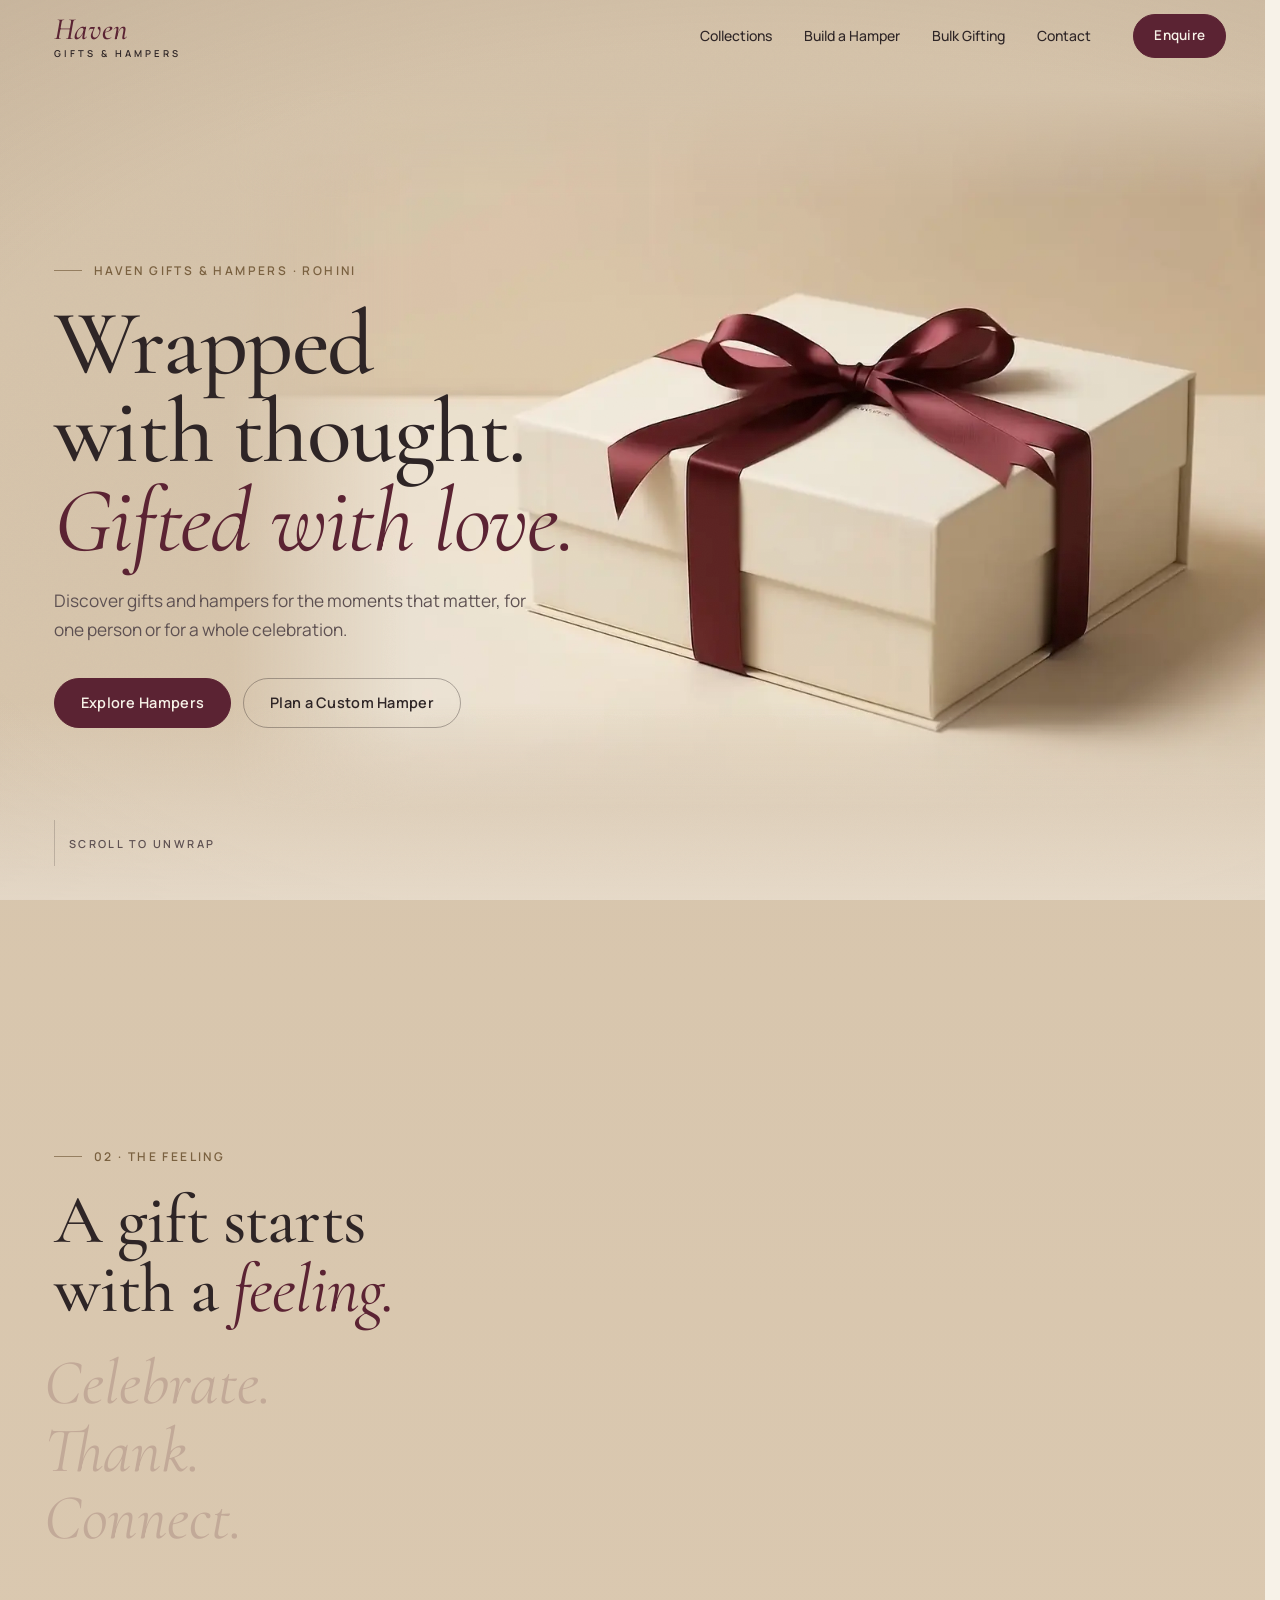
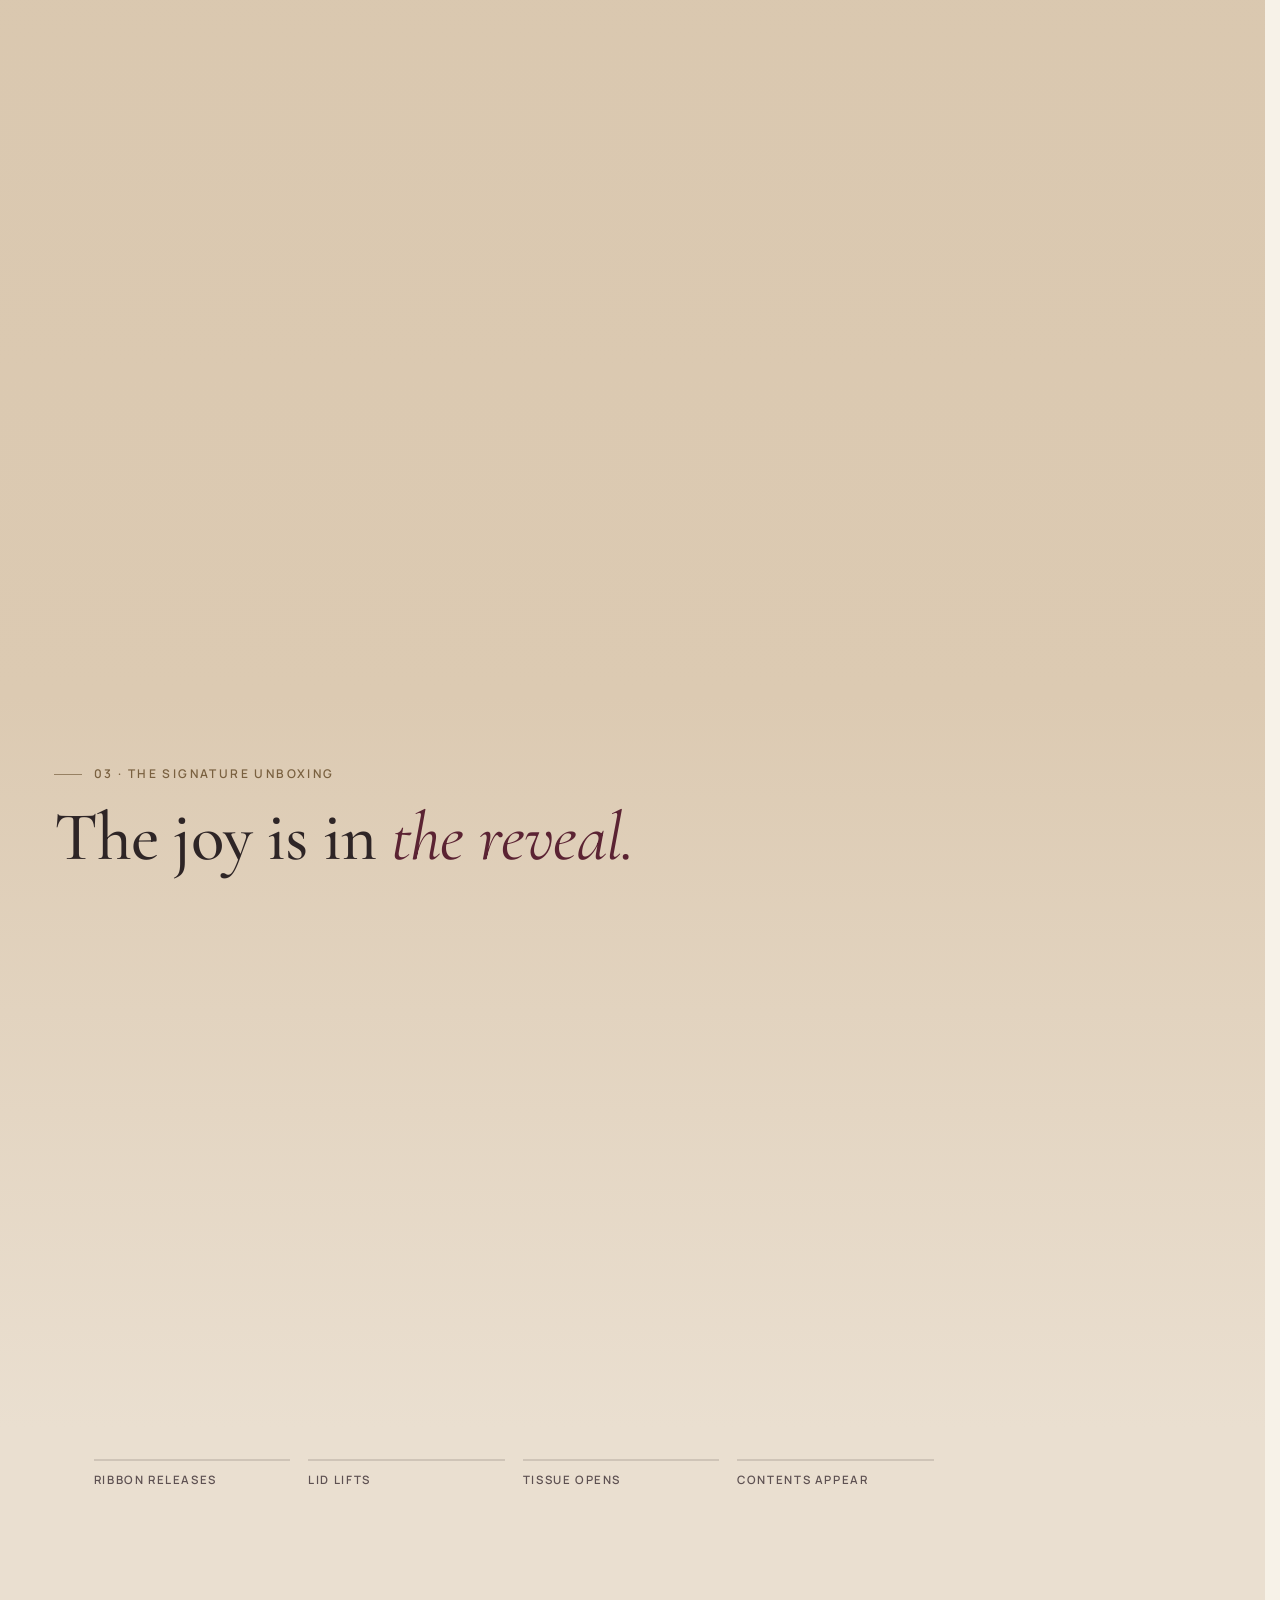
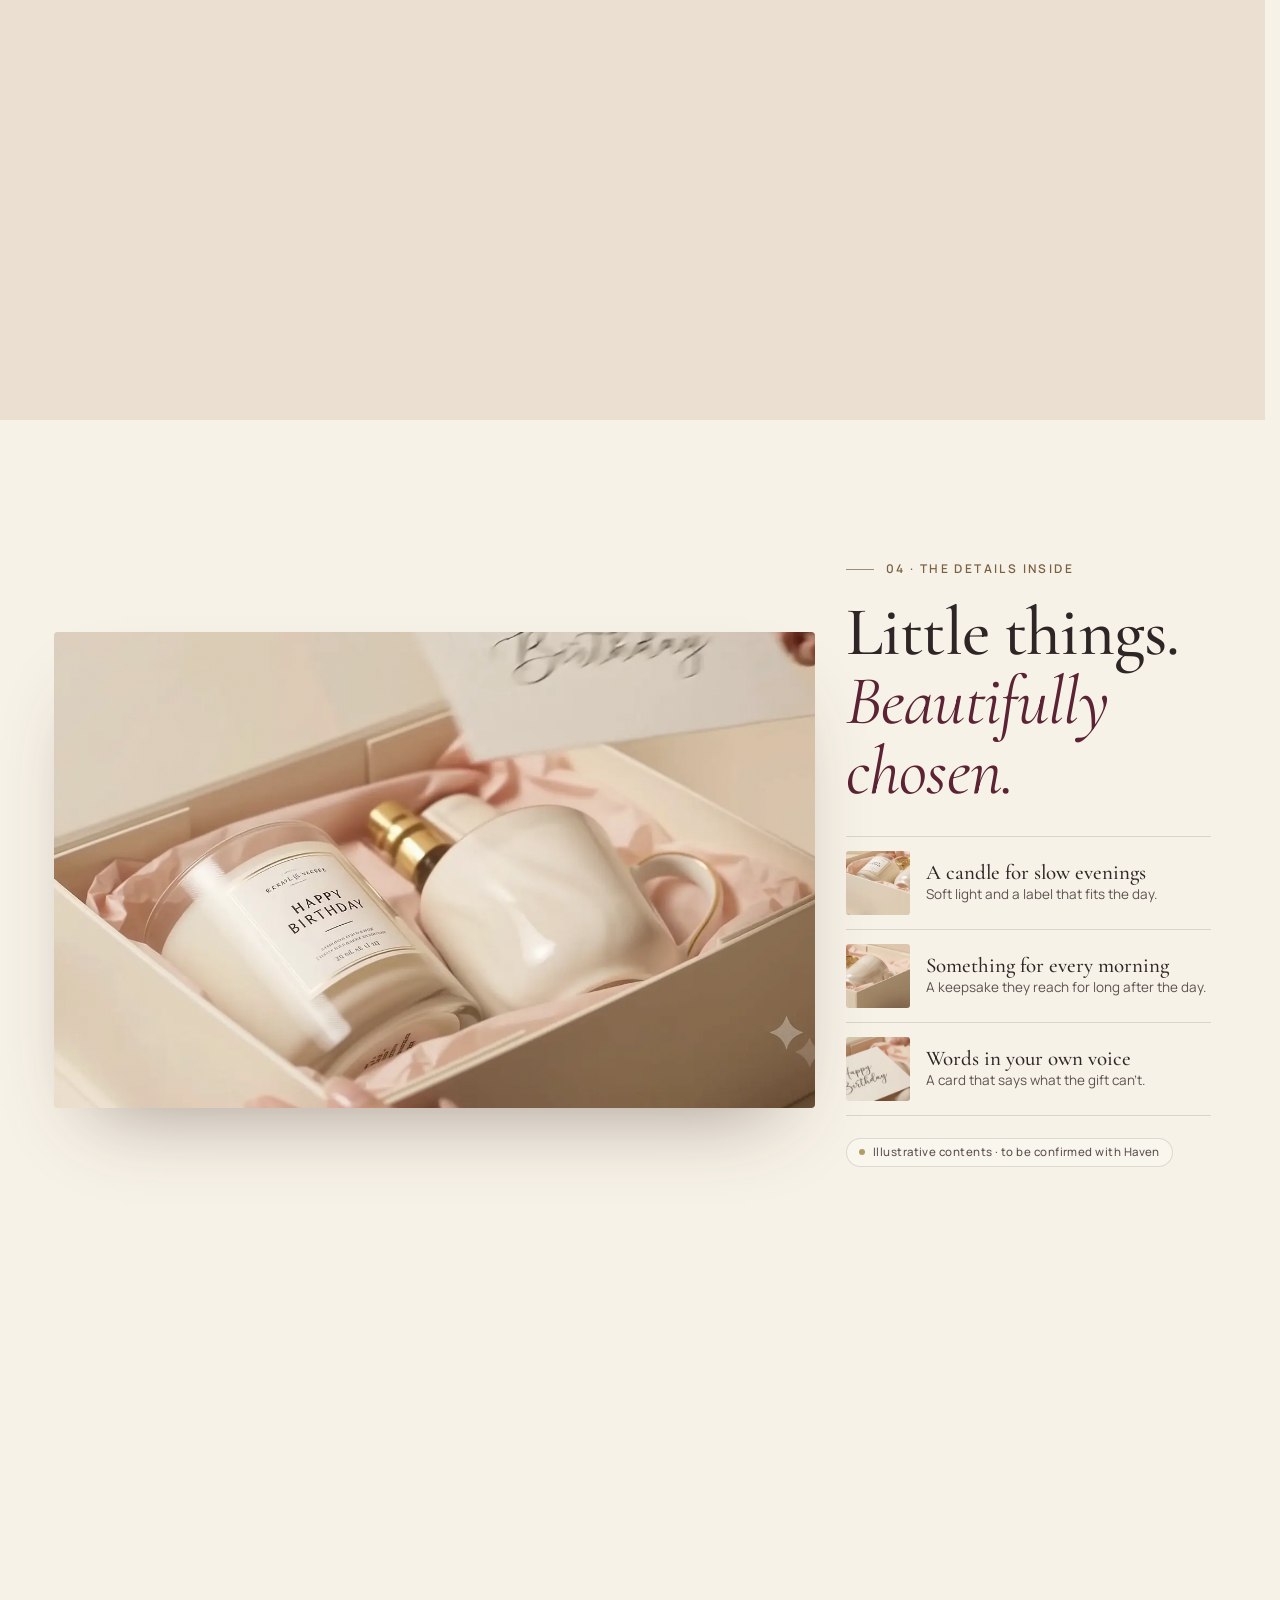
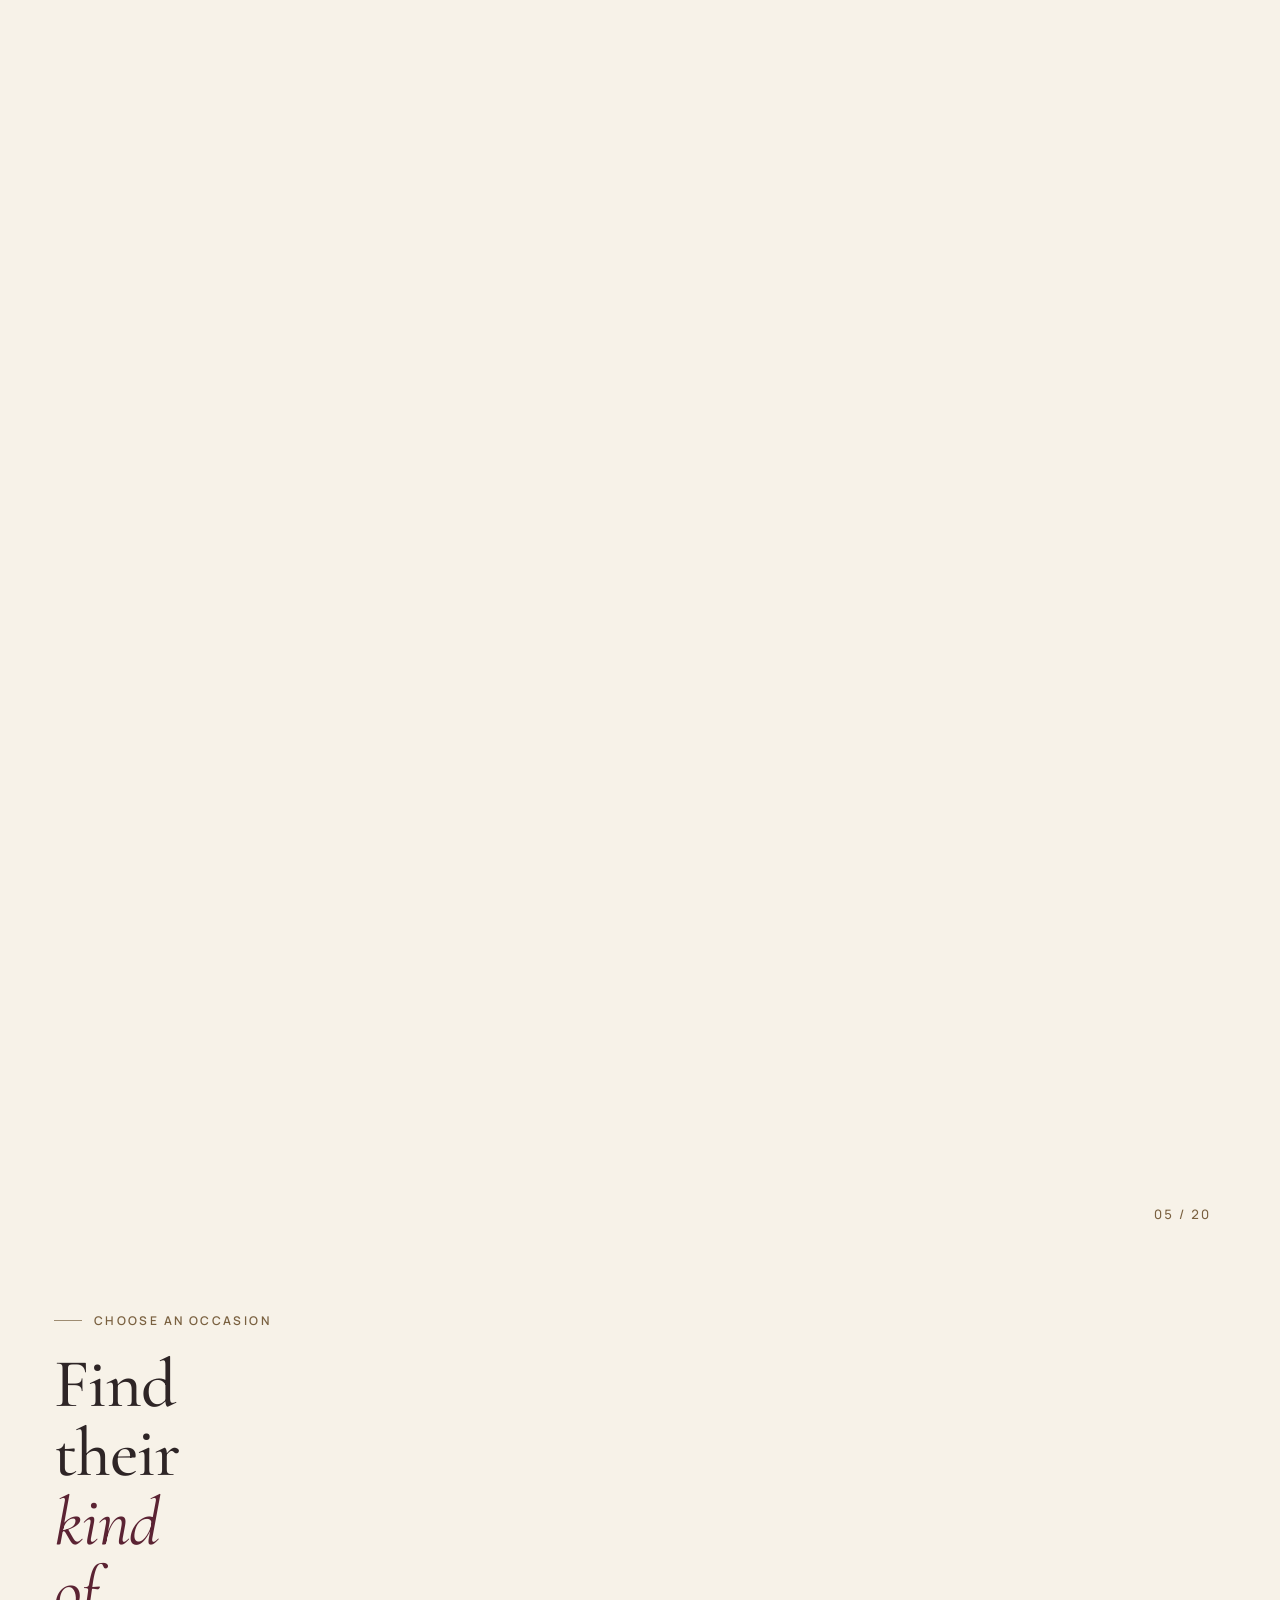
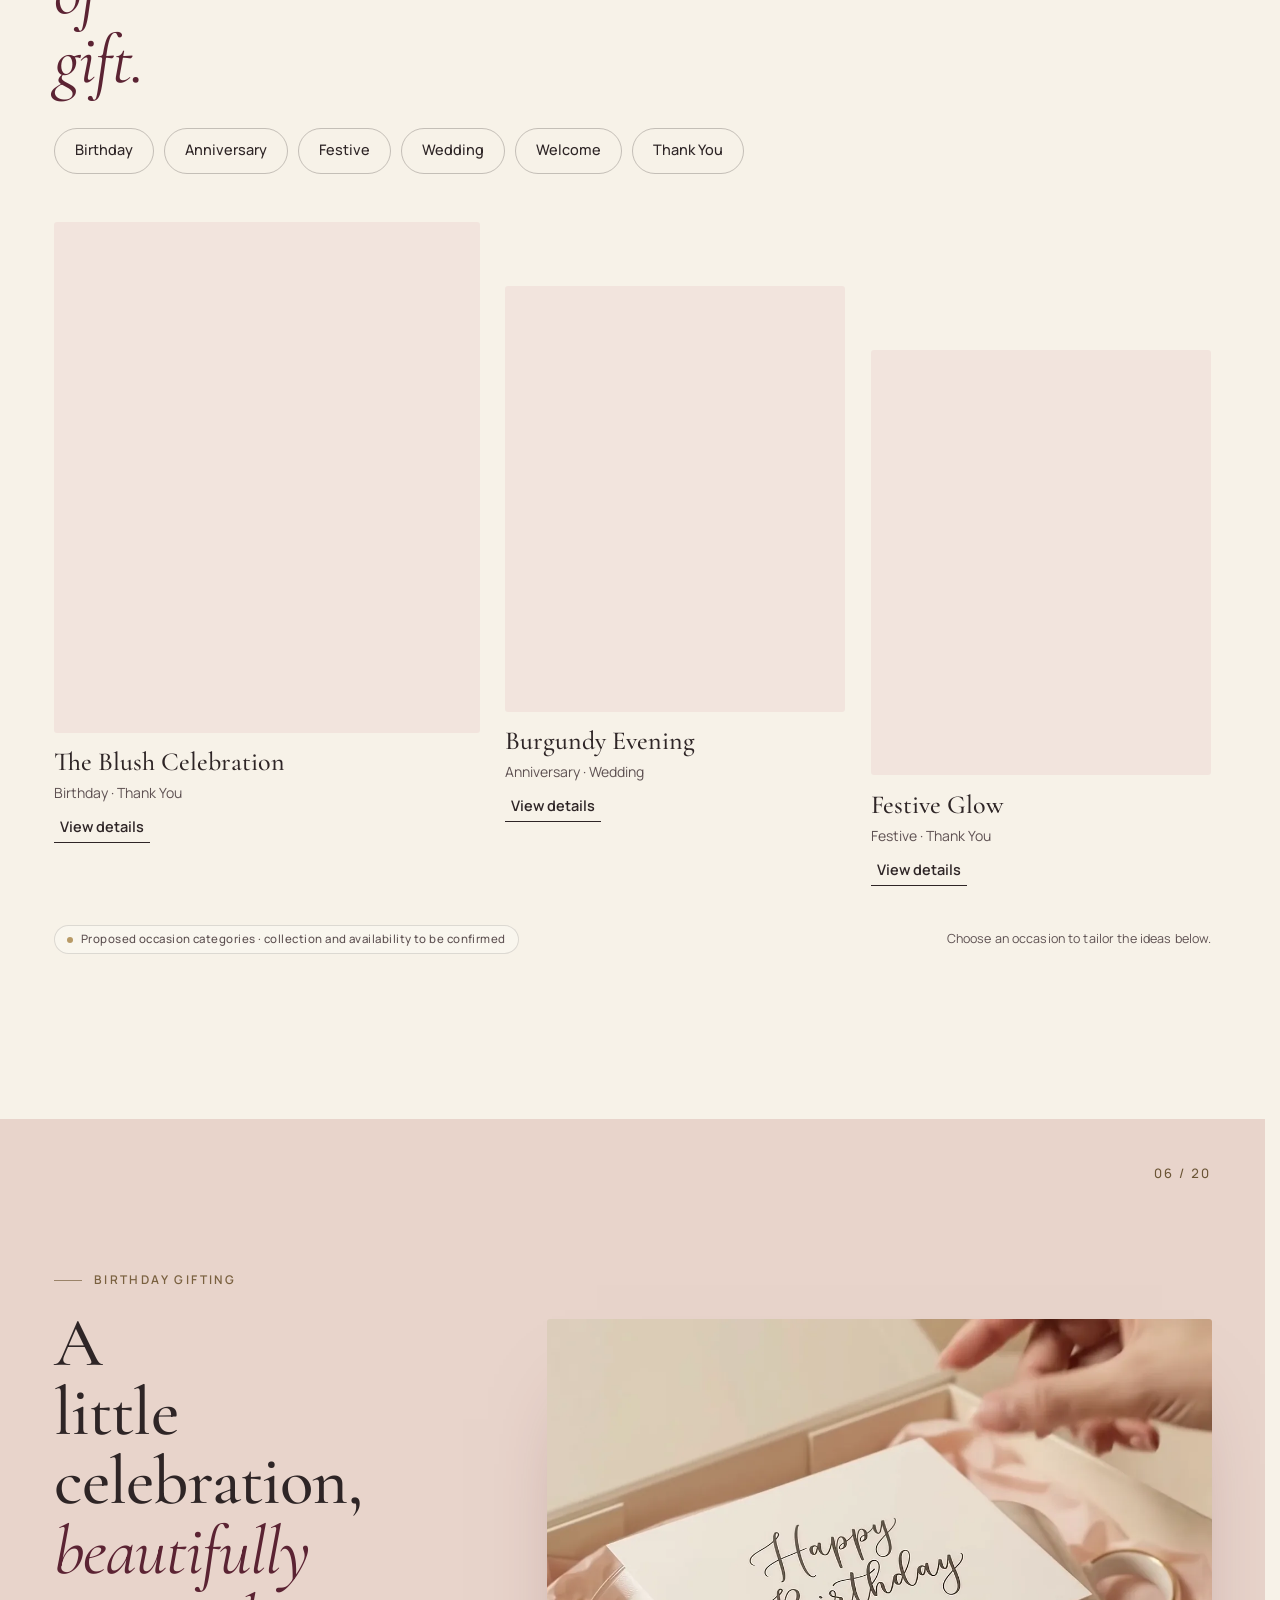
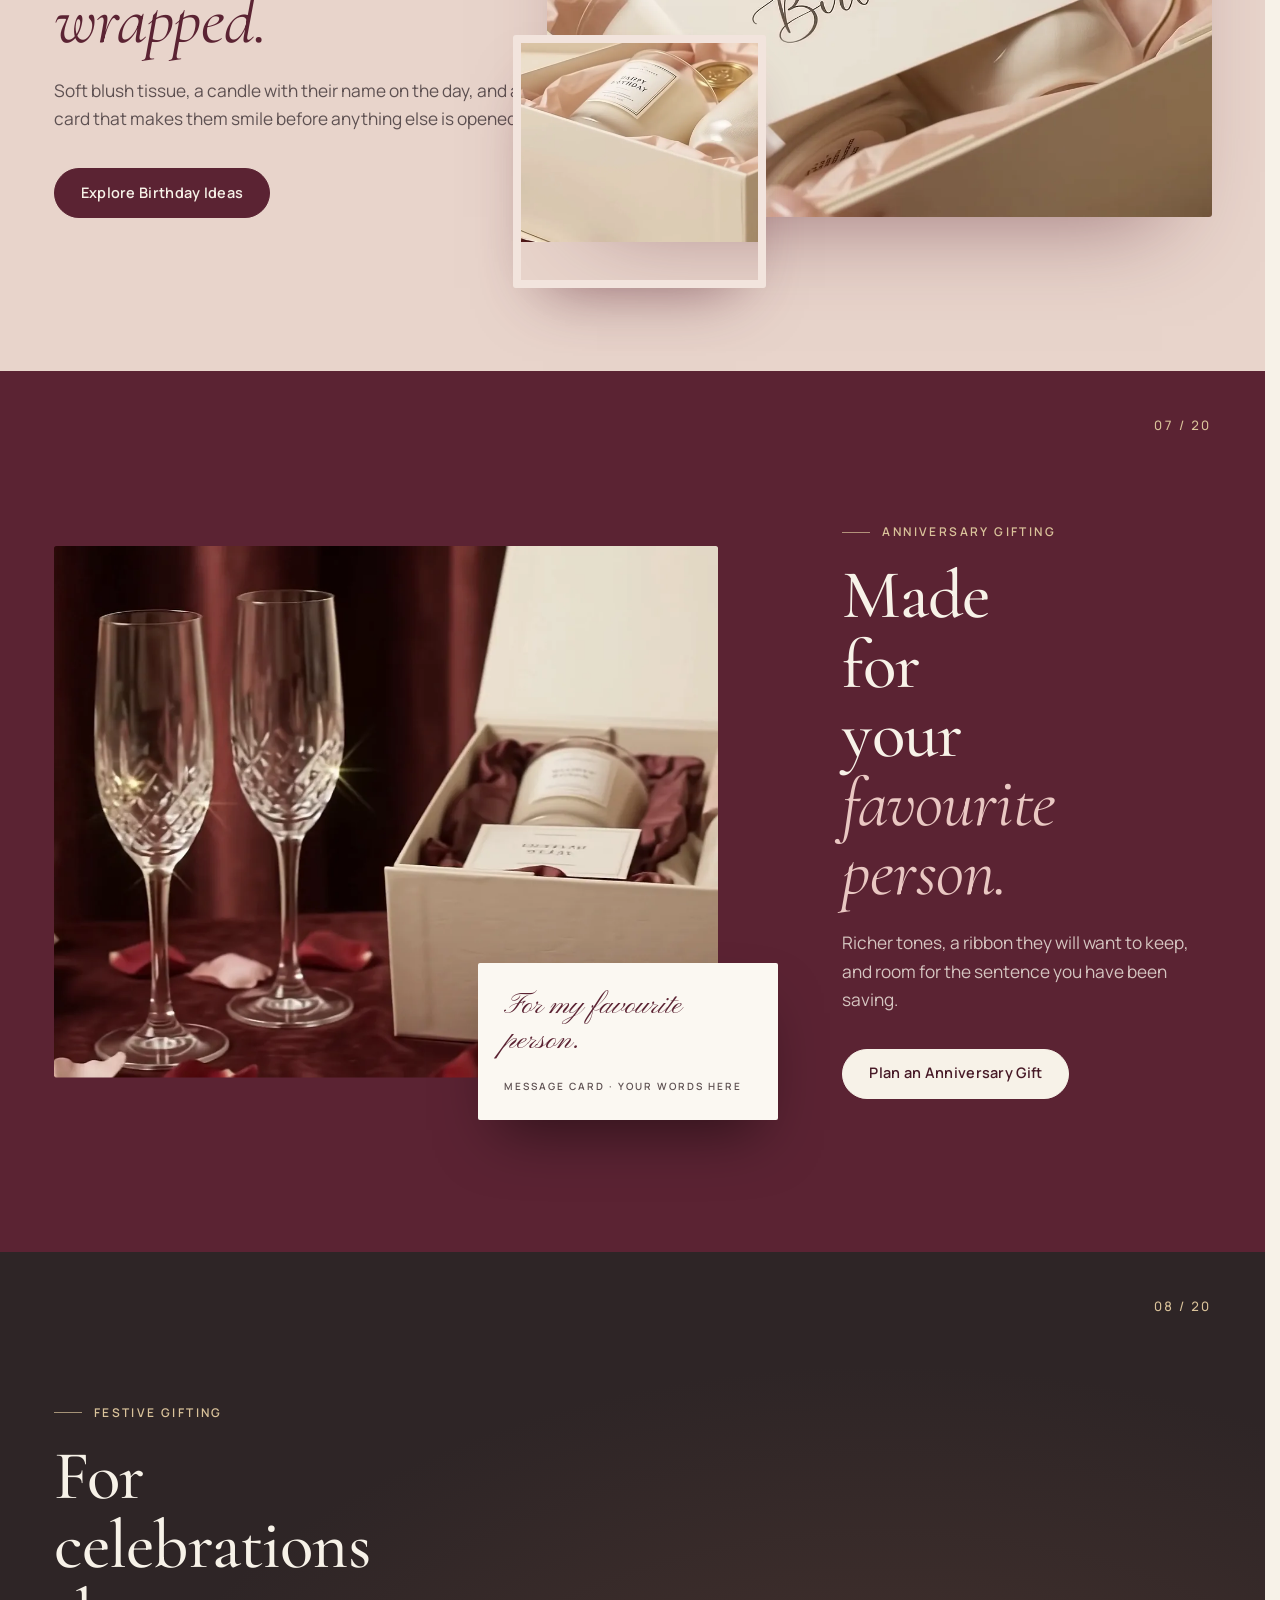
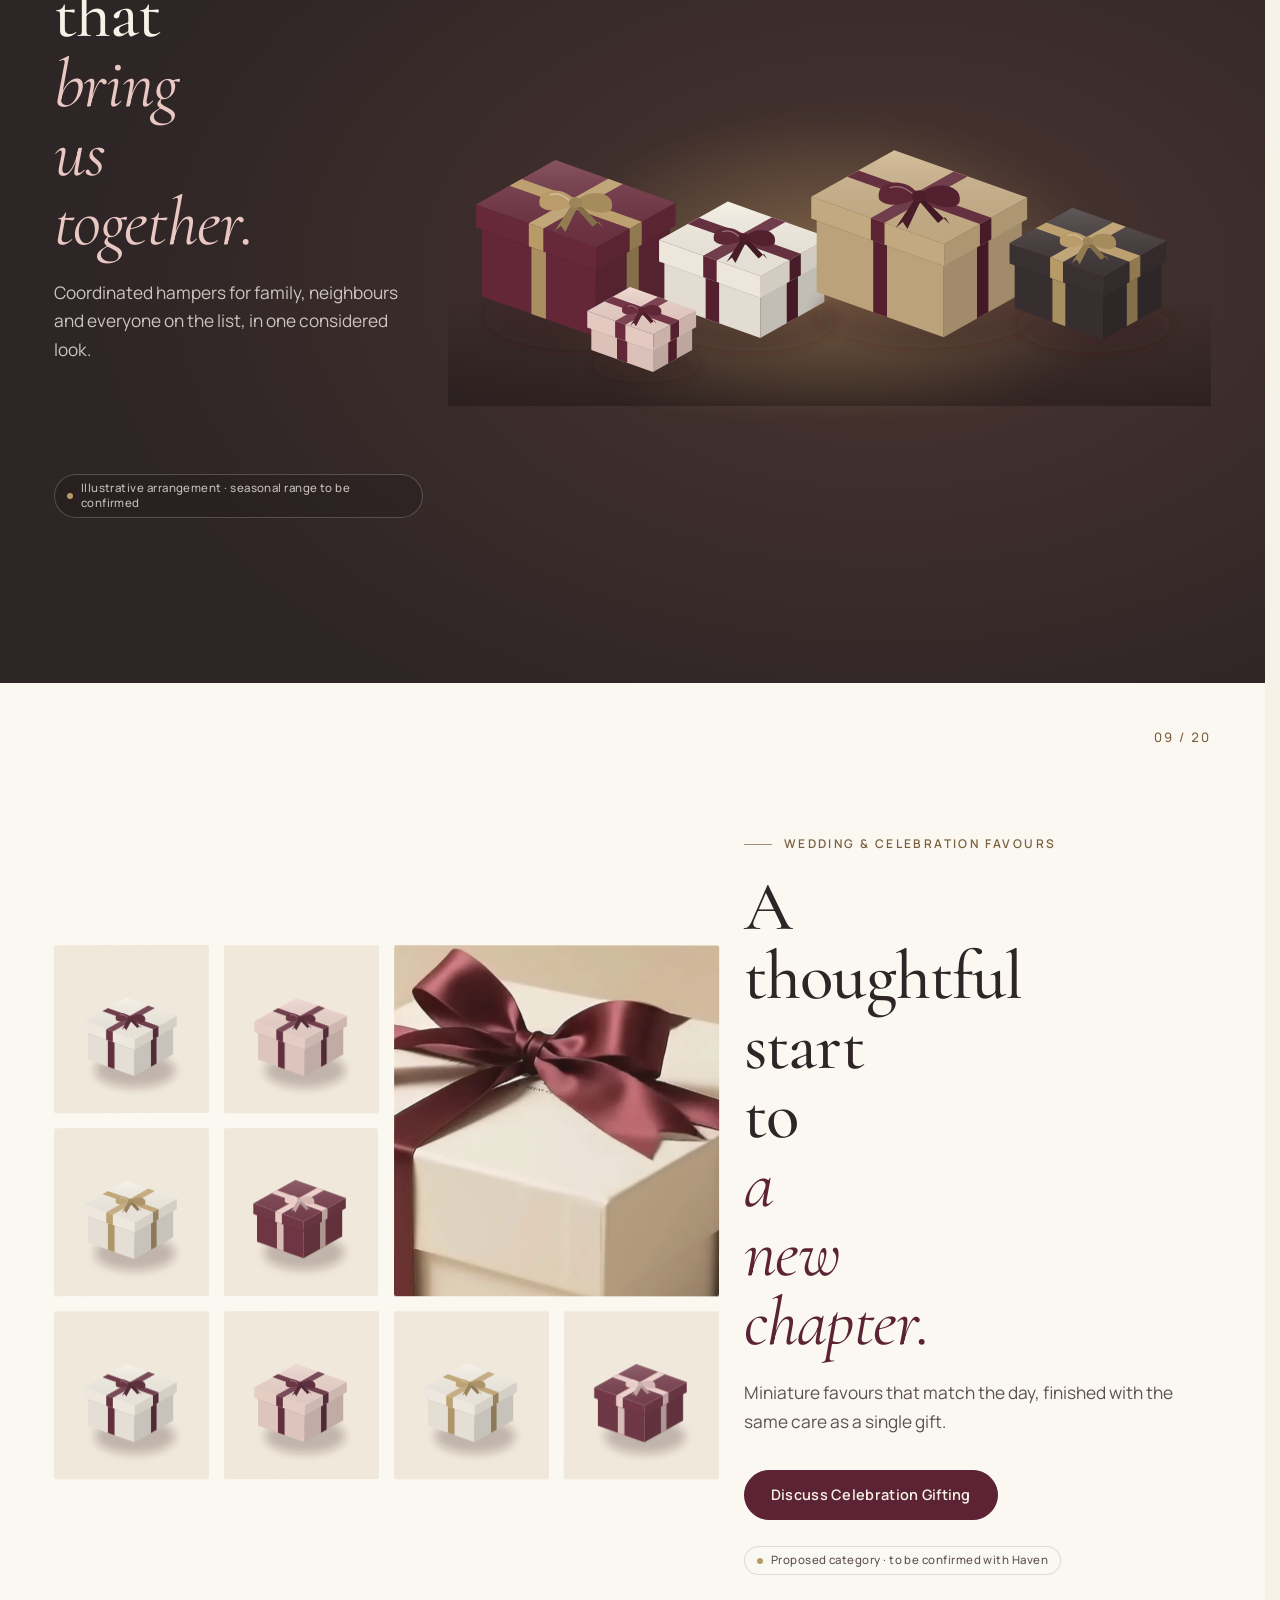
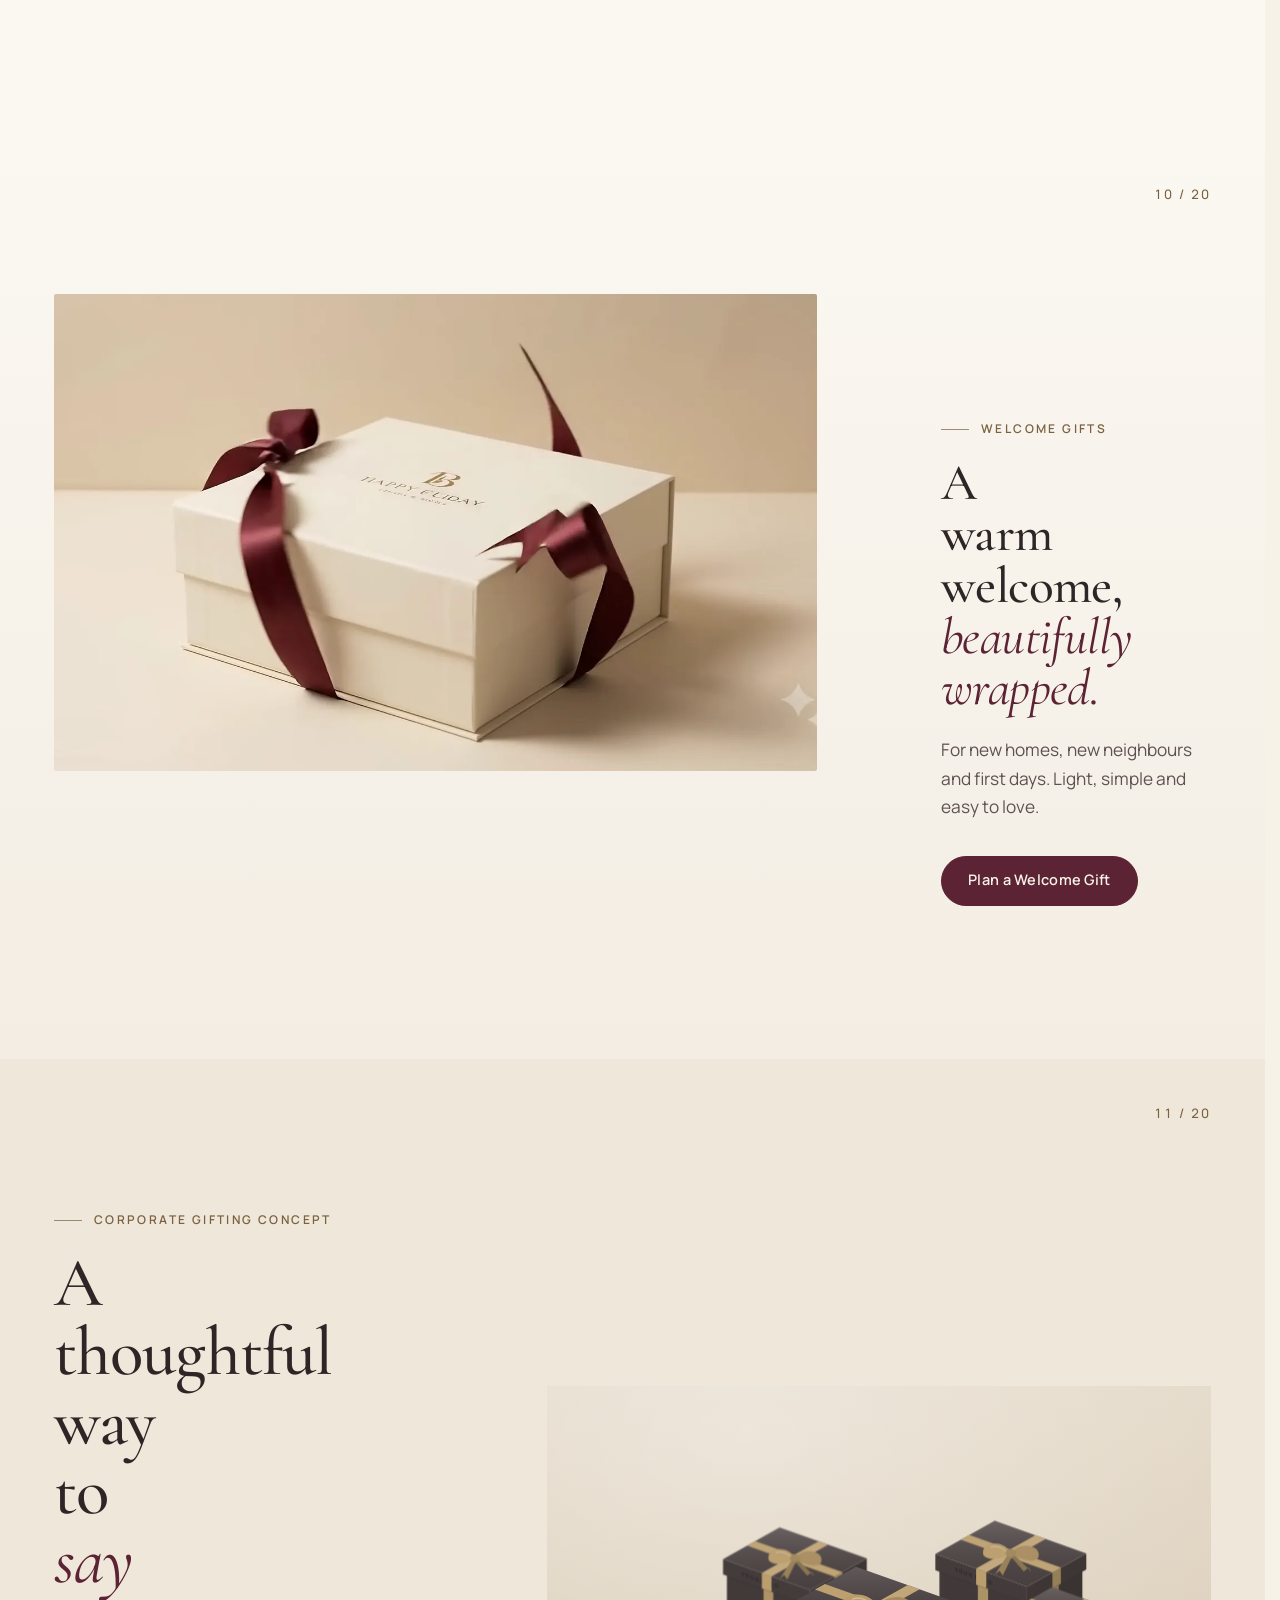
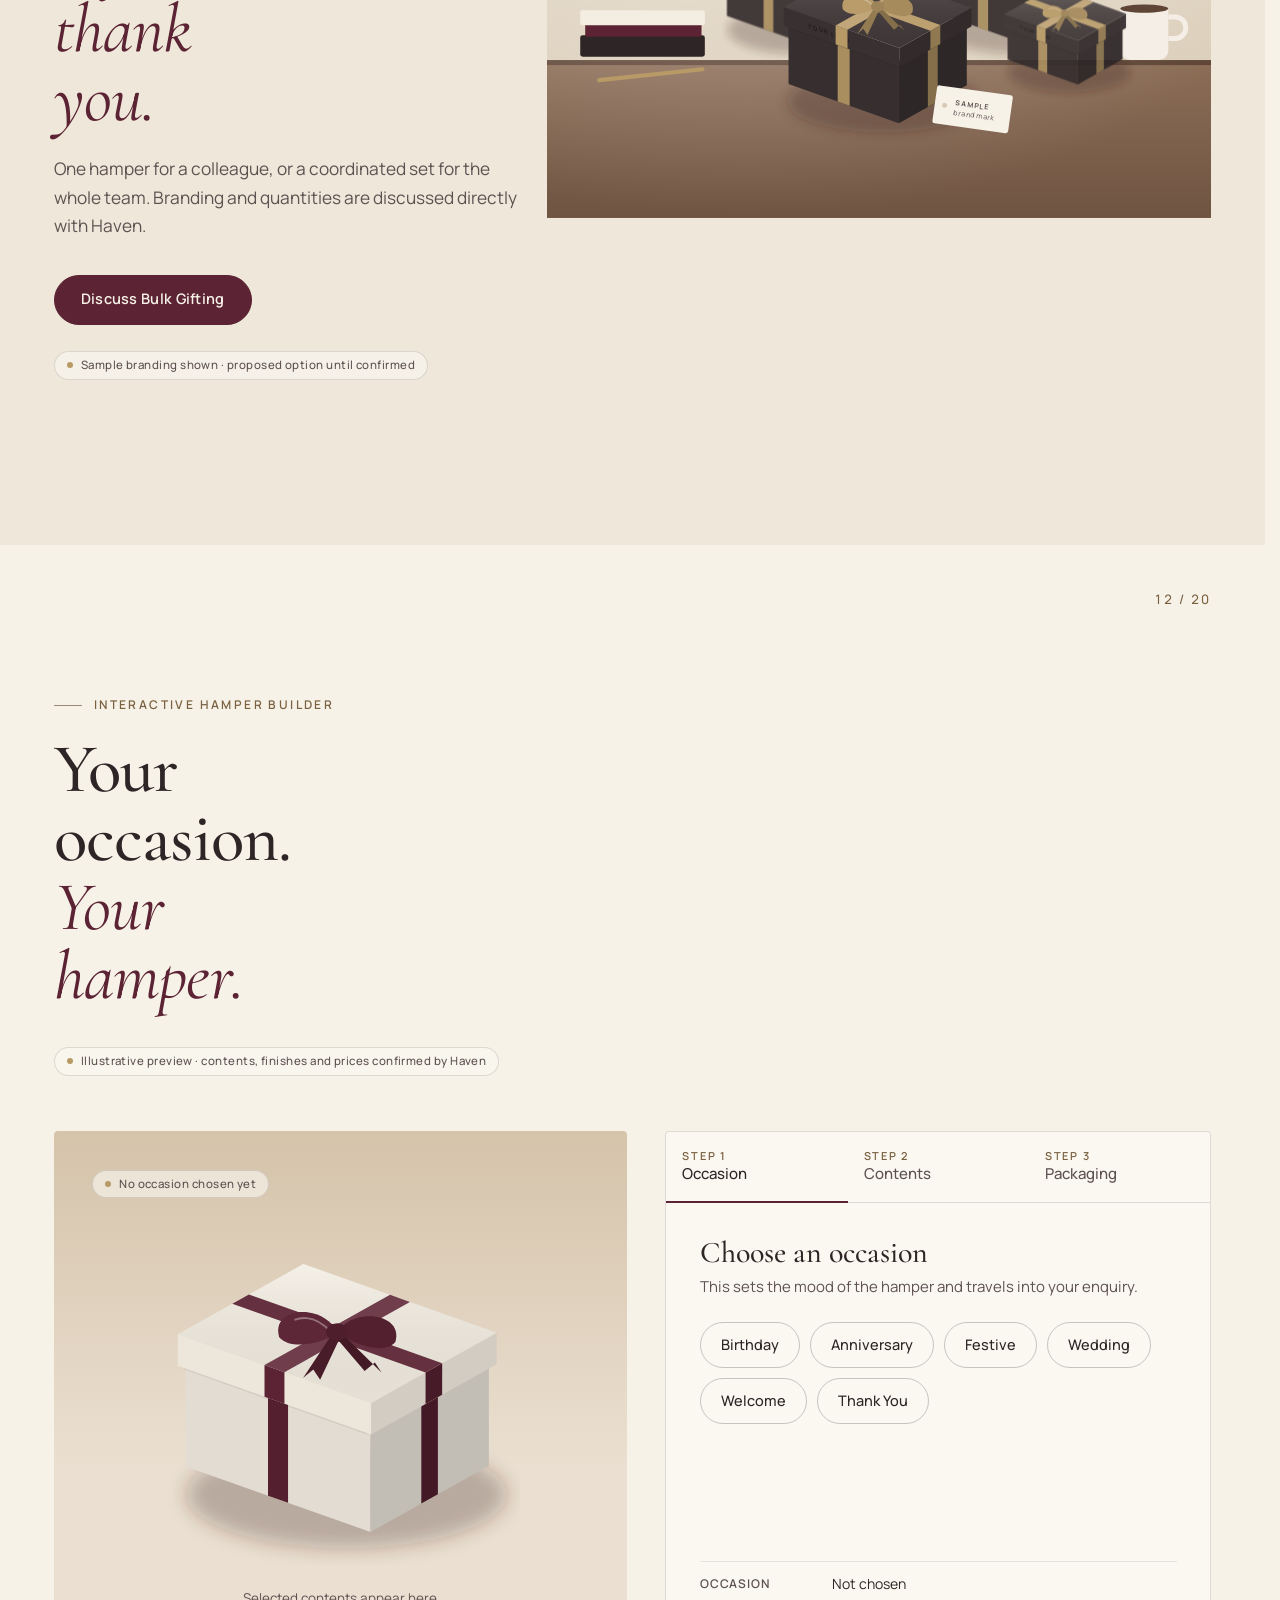
<file: index.html>
<!doctype html>
<html lang="en">
<head>
<meta charset="utf-8">
<meta name="viewport" content="width=device-width, initial-scale=1, viewport-fit=cover">
<title>Haven Gifts &amp; Hampers</title>
<meta name="description" content="Website concept for Haven Gifts &amp; Hampers, Rohini — every scroll unwraps a little more.">
<meta name="theme-color" content="#F7F2E8">
<link rel="icon" href="data:image/svg+xml,%3Csvg xmlns='http://www.w3.org/2000/svg' viewBox='0 0 64 64'%3E%3Crect width='64' height='64' rx='14' fill='%235B2333'/%3E%3Ctext x='32' y='45' text-anchor='middle' font-family='Georgia,serif' font-style='italic' font-size='40' fill='%23F7F2E8'%3EH%3C/text%3E%3C/svg%3E">
<link rel="preload" href="fonts/cormorant-latin.woff2" as="font" type="font/woff2" crossorigin>
<link rel="preload" href="fonts/cormorant-italic-latin.woff2" as="font" type="font/woff2" crossorigin>
<link rel="preload" href="fonts/manrope-latin.woff2" as="font" type="font/woff2" crossorigin>
<link rel="preload" href="f/d/u000.webp" as="fetch" crossorigin media="(min-width: 821px)" fetchpriority="high">
<link rel="preload" href="f/m/u000.webp" as="fetch" crossorigin media="(max-width: 820px)" fetchpriority="high">
<script>/* opened straight from disk (file://), browsers refuse local font files; borrow Google's copies instead */
if (location.protocol === "file:") { var l = document.createElement("link"); l.rel = "stylesheet"; l.href = "https://fonts.googleapis.com/css2?family=Cormorant+Garamond:ital,wght@0,400;0,500;0,600;1,400;1,500&family=Manrope:wght@400;500;600;700&family=Pinyon+Script&display=swap"; document.head.appendChild(l); }</script>
<style>
/* ==========================================================
   HAVEN GIFTS & HAMPERS — website concept styles
   Brand tokens live here. Swap values once the logo is final.
   ========================================================== */
/* ---------- fonts ----------
   Self-hosted Latin subsets: no render-blocking third-party request. The "Fallback" faces are
   Times / Arial resized to the web fonts' metrics, so text barely moves when the real fonts swap in. */
@font-face{font-family:"Cormorant Garamond";font-style:normal;font-weight:400 600;font-display:swap;src:url(fonts/cormorant-latin-ext.woff2) format("woff2");unicode-range:U+0100-02BA,U+02BD-02C5,U+02C7-02CC,U+02CE-02D7,U+02DD-02FF,U+0304,U+0308,U+0329,U+1D00-1DBF,U+1E00-1E9F,U+1EF2-1EFF,U+2020,U+20A0-20AB,U+20AD-20C0,U+2113,U+2C60-2C7F,U+A720-A7FF}
@font-face{font-family:"Cormorant Garamond";font-style:normal;font-weight:400 600;font-display:swap;src:url(fonts/cormorant-latin.woff2) format("woff2");unicode-range:U+0000-00FF,U+0131,U+0152-0153,U+02BB-02BC,U+02C6,U+02DA,U+02DC,U+0304,U+0308,U+0329,U+2000-206F,U+20AC,U+2122,U+2191,U+2193,U+2212,U+2215,U+FEFF,U+FFFD}
@font-face{font-family:"Cormorant Garamond";font-style:italic;font-weight:400 500;font-display:swap;src:url(fonts/cormorant-italic-latin-ext.woff2) format("woff2");unicode-range:U+0100-02BA,U+02BD-02C5,U+02C7-02CC,U+02CE-02D7,U+02DD-02FF,U+0304,U+0308,U+0329,U+1D00-1DBF,U+1E00-1E9F,U+1EF2-1EFF,U+2020,U+20A0-20AB,U+20AD-20C0,U+2113,U+2C60-2C7F,U+A720-A7FF}
@font-face{font-family:"Cormorant Garamond";font-style:italic;font-weight:400 500;font-display:swap;src:url(fonts/cormorant-italic-latin.woff2) format("woff2");unicode-range:U+0000-00FF,U+0131,U+0152-0153,U+02BB-02BC,U+02C6,U+02DA,U+02DC,U+0304,U+0308,U+0329,U+2000-206F,U+20AC,U+2122,U+2191,U+2193,U+2212,U+2215,U+FEFF,U+FFFD}
@font-face{font-family:"Manrope";font-style:normal;font-weight:400 700;font-display:swap;src:url(fonts/manrope-latin-ext.woff2) format("woff2");unicode-range:U+0100-02BA,U+02BD-02C5,U+02C7-02CC,U+02CE-02D7,U+02DD-02FF,U+0304,U+0308,U+0329,U+1D00-1DBF,U+1E00-1E9F,U+1EF2-1EFF,U+2020,U+20A0-20AB,U+20AD-20C0,U+2113,U+2C60-2C7F,U+A720-A7FF}
@font-face{font-family:"Manrope";font-style:normal;font-weight:400 700;font-display:swap;src:url(fonts/manrope-latin.woff2) format("woff2");unicode-range:U+0000-00FF,U+0131,U+0152-0153,U+02BB-02BC,U+02C6,U+02DA,U+02DC,U+0304,U+0308,U+0329,U+2000-206F,U+20AC,U+2122,U+2191,U+2193,U+2212,U+2215,U+FEFF,U+FFFD}
@font-face{font-family:"Pinyon Script";font-style:normal;font-weight:400;font-display:swap;src:url(fonts/pinyon-latin-ext.woff2) format("woff2");unicode-range:U+0100-02BA,U+02BD-02C5,U+02C7-02CC,U+02CE-02D7,U+02DD-02FF,U+0304,U+0308,U+0329,U+1D00-1DBF,U+1E00-1E9F,U+1EF2-1EFF,U+2020,U+20A0-20AB,U+20AD-20C0,U+2113,U+2C60-2C7F,U+A720-A7FF}
@font-face{font-family:"Pinyon Script";font-style:normal;font-weight:400;font-display:swap;src:url(fonts/pinyon-latin.woff2) format("woff2");unicode-range:U+0000-00FF,U+0131,U+0152-0153,U+02BB-02BC,U+02C6,U+02DA,U+02DC,U+0304,U+0308,U+0329,U+2000-206F,U+20AC,U+2122,U+2191,U+2193,U+2212,U+2215,U+FEFF,U+FFFD}
@font-face{font-family:"Cormorant Fallback";font-style:normal;font-weight:100 900;src:local("Times New Roman"),local("TimesNewRomanPSMT"),local("Times");size-adjust:97.68%;ascent-override:94.59%;descent-override:29.38%;line-gap-override:0%}
@font-face{font-family:"Cormorant Fallback";font-style:italic;font-weight:100 900;src:local("Times New Roman Italic"),local("TimesNewRomanPS-ItalicMT"),local("Times-Italic");size-adjust:87.72%;ascent-override:105.34%;descent-override:32.72%;line-gap-override:0%}
@font-face{font-family:"Manrope Fallback";font-style:normal;font-weight:100 550;src:local("Arial"),local("ArialMT"),local("Helvetica");size-adjust:103.58%;ascent-override:102.91%;descent-override:28.96%;line-gap-override:0%}
@font-face{font-family:"Manrope Fallback";font-style:normal;font-weight:551 900;src:local("Arial Bold"),local("Arial-BoldMT"),local("Helvetica Bold");size-adjust:99.15%;ascent-override:107.52%;descent-override:30.26%;line-gap-override:0%}

:root{
  --ivory:#F7F2E8;
  --ivory-2:#EFE7D9;
  --paper:#FBF8F2;
  --burgundy:#5B2333;
  --burgundy-2:#471A27;
  --burgundy-3:#7A3347;
  --blush:#E8D4CB;
  --blush-2:#F2E4DD;
  --ink:#2E2526;
  --ink-2:#5E5152;
  --champagne:#B89A67;
  --champagne-text:#7A6140;           /* champagne darkened for readable small text */
  --line:rgba(46,37,38,.14);
  --studio-top:#D5C3AA;               /* sampled from the product film backdrop */
  --studio-mid:#DCCAB2;
  --studio-floor:#EADFD0;
  --serif:"Cormorant Garamond","Cormorant Fallback","Cormorant",Garamond,"Times New Roman",serif;
  --sans:"Manrope","Manrope Fallback","Helvetica Neue",Helvetica,Arial,sans-serif;
  --script:"Pinyon Script","Snell Roundhand","Apple Chancery",cursive;
  --gutter:clamp(16px,4.2vw,64px);
  --maxw:1320px;
  --ease:cubic-bezier(.22,.61,.36,1);
  --ease-out:cubic-bezier(.16,1,.3,1);
  --hdr:72px;
  color-scheme:light;
}
*,*::before,*::after{box-sizing:border-box}
[hidden]{display:none!important}
html{scroll-behavior:smooth;-webkit-text-size-adjust:100%;scrollbar-gutter:stable}
@media (prefers-reduced-motion:reduce){html{scroll-behavior:auto}}
/* Lenis (wheel smoothing) sets scroll positions itself; native smooth-scrolling on top would fight it */
html.lenis{scroll-behavior:auto}
html.lenis,html.lenis body{height:auto}
.lenis [data-lenis-prevent]{overscroll-behavior:contain}
.lenis.lenis-smooth iframe{pointer-events:none}
a,button,label,summary,select{-webkit-tap-highlight-color:transparent}
body{margin:0;background:var(--ivory);color:var(--ink);font:400 17px/1.65 var(--sans);-webkit-font-smoothing:antialiased;overflow-x:hidden}
img{max-width:100%;display:block}
button,input,select,textarea{font:inherit;color:inherit}
a{color:inherit}
:focus-visible{outline:2px solid var(--burgundy);outline-offset:3px;border-radius:4px}
.on-dark :focus-visible{outline-color:var(--blush)}
.sr-only{position:absolute!important;width:1px;height:1px;padding:0;margin:-1px;overflow:hidden;clip:rect(0 0 0 0);white-space:nowrap;border:0}
.skip{position:fixed;left:12px;top:-60px;z-index:200;background:var(--ink);color:var(--ivory);padding:10px 16px;border-radius:999px;text-decoration:none;transition:top .2s}
.skip:focus{top:12px}

/* ---------- type ---------- */
.eyebrow{display:flex;align-items:center;gap:12px;font:600 12px/1.2 var(--sans);letter-spacing:.2em;text-transform:uppercase;color:var(--champagne-text);margin:0 0 22px}
.eyebrow::before{content:"";width:28px;height:1px;background:currentColor;opacity:.7}
.on-dark .eyebrow{color:#D9C29A}
.display{font:500 clamp(46px,7.2vw,112px)/.96 var(--serif);letter-spacing:-.015em;margin:0;text-wrap:balance}
.h2{font:500 clamp(40px,5.4vw,84px)/1 var(--serif);letter-spacing:-.012em;margin:0;text-wrap:balance}
.h3{font:500 clamp(26px,2.4vw,34px)/1.1 var(--serif);margin:0}
.display em,.h2 em{font-style:italic;font-weight:400;color:var(--burgundy)}
.on-dark .h2 em,.on-dark .display em{color:#E9C7C2}
.lede{font-size:clamp(17px,1.35vw,19px);line-height:1.65;color:var(--ink-2);max-width:34em;margin:22px 0 0}
.on-dark .lede{color:rgba(247,242,232,.78)}
.note{font-size:12.5px;line-height:1.5;color:var(--ink-2);letter-spacing:.01em}
.concept-note{display:inline-flex;align-items:center;gap:8px;font:500 11.5px/1.3 var(--sans);letter-spacing:.04em;color:var(--ink-2);padding:6px 12px;border:1px solid var(--line);border-radius:999px;background:rgba(251,248,242,.6)}
.concept-note::before{content:"";width:6px;height:6px;border-radius:50%;background:var(--champagne)}
.on-dark .concept-note{color:rgba(247,242,232,.75);border-color:rgba(247,242,232,.22);background:rgba(0,0,0,.12)}

/* ---------- buttons ---------- */
.btn{--bg:var(--burgundy);--fg:var(--ivory);display:inline-flex;align-items:center;justify-content:center;gap:10px;min-height:50px;padding:0 26px;border-radius:999px;border:1px solid var(--bg);background:var(--bg);color:var(--fg);font:600 14.5px/1 var(--sans);letter-spacing:.02em;text-decoration:none;cursor:pointer;transition:transform .2s var(--ease),background-color .2s,color .2s,border-color .2s,box-shadow .25s;white-space:nowrap}
.btn:hover{background:var(--burgundy-2);border-color:var(--burgundy-2);box-shadow:0 10px 24px -12px rgba(91,35,51,.55)}
.btn:active{transform:scale(.97)}
.btn.ghost{--bg:transparent;--fg:var(--ink);border-color:rgba(46,37,38,.35)}
.btn.ghost:hover{background:var(--ink);color:var(--ivory);border-color:var(--ink);box-shadow:none}
.on-dark .btn{--bg:var(--ivory);--fg:var(--burgundy-2)}
.on-dark .btn:hover{background:#fff;border-color:#fff}
.on-dark .btn.ghost{--bg:transparent;--fg:var(--ivory);border-color:rgba(247,242,232,.45)}
.on-dark .btn.ghost:hover{background:var(--ivory);color:var(--ink)}
.btn svg{width:16px;height:16px;flex:none}
.btn-row{display:flex;flex-wrap:wrap;gap:12px;margin-top:34px}
.link-arrow{display:inline-flex;align-items:center;gap:8px;font-weight:600;font-size:14.5px;text-decoration:none;border-bottom:1px solid currentColor;padding-bottom:3px;background:none;border-top:0;border-left:0;border-right:0;cursor:pointer}

/* ---------- header ---------- */
.progress{position:fixed;left:0;top:0;height:2px;width:100%;transform-origin:0 50%;transform:scaleX(0);background:linear-gradient(90deg,var(--champagne),var(--burgundy));z-index:120;pointer-events:none}
.hdr{position:fixed;inset:0 0 auto 0;z-index:100;padding-top:env(safe-area-inset-top,0px);transition:background-color .35s,box-shadow .35s}
.hdr.solid{background:rgba(247,242,232,.92);box-shadow:0 1px 0 var(--line);-webkit-backdrop-filter:saturate(1.2) blur(10px);backdrop-filter:saturate(1.2) blur(10px)}
.hdr-in{height:var(--hdr);max-width:calc(var(--maxw) + 2*var(--gutter));margin:0 auto;padding:0 var(--gutter);display:flex;align-items:center;gap:28px}
.brand{display:flex;flex-direction:column;line-height:1;text-decoration:none;margin-right:auto}
.brand b{font:italic 500 31px/1 var(--serif);letter-spacing:-.01em;color:var(--burgundy)}
.brand small{font:600 9.5px/1 var(--sans);letter-spacing:.32em;text-transform:uppercase;margin-top:4px;color:var(--ink)}
.nav{display:flex;gap:4px}
.nav a{font:500 14px/1 var(--sans);text-decoration:none;padding:12px 14px;border-radius:999px;transition:background-color .2s}
.nav a:hover{background:rgba(46,37,38,.07)}
.hdr .btn{min-height:44px;padding:0 20px;font-size:13.5px}
.menu-btn{display:none;width:46px;height:46px;border-radius:50%;border:1px solid var(--line);background:rgba(251,248,242,.7);align-items:center;justify-content:center;cursor:pointer}
.menu-btn span{display:block;width:18px;height:1.5px;background:var(--ink);position:relative;transition:transform .25s var(--ease)}
.menu-btn span::before,.menu-btn span::after{content:"";position:absolute;left:0;width:18px;height:1.5px;background:var(--ink);transition:transform .25s var(--ease),top .25s}
.menu-btn span::before{top:-6px}.menu-btn span::after{top:6px}
.menu-btn[aria-expanded="true"] span{background:transparent}
.menu-btn[aria-expanded="true"] span::before{top:0;transform:rotate(45deg)}
.menu-btn[aria-expanded="true"] span::after{top:0;transform:rotate(-45deg)}
.mnav{position:fixed;inset:0;z-index:99;background:var(--ivory);padding:calc(var(--hdr) + env(safe-area-inset-top,0px) + 24px) var(--gutter) 40px;display:flex;flex-direction:column;gap:6px;opacity:0;visibility:hidden;transition:opacity .3s,visibility .3s}
.mnav.open{opacity:1;visibility:visible}
.mnav a{font:500 38px/1.2 var(--serif);text-decoration:none;padding:8px 0;border-bottom:1px solid var(--line)}
.mnav .btn{margin-top:24px;align-self:flex-start}
@media (max-width:900px){.nav,.hdr .btn.hdr-enq{display:none}.menu-btn{display:inline-flex}.hdr-enq-m{display:inline-flex!important}}
.hdr-enq-m{display:none!important;min-height:42px!important;padding:0 16px!important}

/* ---------- layout ---------- */
main{overflow-x:clip}
.wrap{max-width:calc(var(--maxw) + 2*var(--gutter));margin:0 auto;padding-inline:var(--gutter)}
.chapter{position:relative;padding-block:clamp(88px,12vw,168px)}
.chap-no{position:absolute;right:var(--gutter);top:clamp(28px,4vw,48px);font:500 13px/1 var(--sans);letter-spacing:.16em;color:var(--champagne-text);font-variant-numeric:tabular-nums}
.on-dark .chap-no{color:#D9C29A}
.split{display:grid;grid-template-columns:repeat(12,minmax(0,1fr));gap:clamp(20px,2.4vw,40px);align-items:center}

/* reveal system (content is visible at rest; JS adds motion only when allowed) */
.anim .rv{opacity:0;transform:translate3d(0,34px,0);transition:opacity .9s var(--ease-out),transform 1.1s var(--ease-out)}
.anim .rv.in{opacity:1;transform:none}
.anim .rv[data-d="1"]{transition-delay:.08s}.anim .rv[data-d="2"]{transition-delay:.16s}.anim .rv[data-d="3"]{transition-delay:.24s}.anim .rv[data-d="4"]{transition-delay:.32s}.anim .rv[data-d="5"]{transition-delay:.4s}
/* section headlines: each word rises into place a beat after the last */
.h2.split .wd{display:inline-block}
.anim .h2.rv.split{opacity:1;transform:none;transition:none}
.anim .h2.split .wd{opacity:0;transform:translate3d(0,.38em,0);transition:opacity .7s var(--ease-out),transform 1s var(--ease-out);transition-delay:calc(var(--i) * 55ms)}
.anim .h2.split.in .wd{opacity:1;transform:none}

/* ---------- STORY STAGE (01–03) ---------- */
.story{position:relative;background:linear-gradient(180deg,var(--studio-top) 0%,var(--studio-mid) 44%,var(--studio-floor) 58%,var(--studio-floor) 100%)}
.stage{position:sticky;top:0;height:100vh;height:100svh;margin-bottom:-100vh;margin-bottom:-100svh;overflow:hidden;z-index:0}
.stage canvas{position:absolute;inset:0;width:100%;height:100%}
.stage .grain,.scene .grain{position:absolute;inset:0;pointer-events:none;opacity:.35;background-image:url("data:image/svg+xml,%3Csvg xmlns='http://www.w3.org/2000/svg' width='160' height='160'%3E%3Cfilter id='n'%3E%3CfeTurbulence type='fractalNoise' baseFrequency='.9' numOctaves='2' stitchTiles='stitch'/%3E%3CfeColorMatrix values='0 0 0 0 .45 0 0 0 0 .38 0 0 0 0 .3 0 0 0 .09 0'/%3E%3C/filter%3E%3Crect width='100%25' height='100%25' filter='url(%23n)'/%3E%3C/svg%3E")}
.stage .floorfade{position:absolute;left:0;right:0;bottom:0;height:22%;pointer-events:none;background:linear-gradient(0deg,rgba(234,223,208,.78),rgba(234,223,208,0))}
.stage .vignette{position:absolute;inset:0;pointer-events:none;background:radial-gradient(120% 90% at 60% 55%,transparent 55%,rgba(80,55,40,.18) 100%)}
.story .chapter{z-index:1;pointer-events:none;padding:0}
.story .chapter .pe{pointer-events:auto}
#s01{min-height:100vh;min-height:100svh;display:flex;align-items:center}
#s02{height:150vh}
#s03{height:330vh}
.hero-copy{max-width:min(600px,46vw);padding-top:calc(var(--hdr) + 20px)}
.hero-copy .lede{max-width:28em}
.scroll-cue{position:absolute;left:var(--gutter);bottom:34px;display:flex;align-items:center;gap:14px;font:600 11px/1 var(--sans);letter-spacing:.22em;text-transform:uppercase;color:var(--ink-2);text-decoration:none}
.scroll-cue i{position:relative;width:1px;height:46px;background:rgba(46,37,38,.2);overflow:hidden}
.scroll-cue i::after{content:"";position:absolute;left:0;top:0;width:1px;height:40%;background:var(--burgundy);transform:translateY(-100%);animation:cue 2.2s var(--ease) infinite}
@keyframes cue{to{transform:translateY(250%)}} /* transform, not top: runs on the compositor instead of re-laying out every frame */
.sticky-copy{position:sticky;top:0;height:100vh;height:100svh;display:flex;flex-direction:column;justify-content:center}
.feel-words{display:flex;flex-direction:column;gap:2px;margin-top:26px}
.feel-words span{font:italic 400 clamp(38px,5vw,76px)/1.02 var(--serif);color:var(--burgundy);opacity:.18;transform:translateX(-10px);transition:opacity .6s var(--ease-out),transform .8s var(--ease-out)}
.feel-words span.on{opacity:1;transform:none}
.reveal-steps{position:absolute;left:var(--gutter);right:var(--gutter);bottom:clamp(28px,5vh,56px);display:grid;grid-template-columns:repeat(4,minmax(0,1fr));gap:18px;max-width:880px}
.reveal-steps li{list-style:none;font:600 11.5px/1.3 var(--sans);letter-spacing:.14em;text-transform:uppercase;color:var(--ink-2)}
.reveal-steps li b{display:block;height:2px;background:rgba(46,37,38,.14);margin-bottom:12px;overflow:hidden;position:relative}
.reveal-steps li b i{position:absolute;inset:0;background:var(--burgundy);transform-origin:0 50%;transform:scaleX(0)}
.reveal-steps li.on{color:var(--ink)}
.unbox-copy{position:sticky;top:0;height:100vh;height:100svh;padding-top:calc(var(--hdr) + 5vh)}
.unbox-copy .h2{max-width:9em}
.m-media{display:none}

/* ---------- 04 DETAILS scene ---------- */
.scene-wrap{position:relative;height:260vh;background:var(--ivory)}
.scene{position:sticky;top:0;height:100vh;height:100svh;overflow:hidden;display:grid;grid-template-columns:repeat(12,minmax(0,1fr));align-items:center;padding-inline:var(--gutter);gap:clamp(20px,2.4vw,40px)}
.scene .frame{grid-column:1 / span 8;position:relative;aspect-ratio:16/10;border-radius:4px;overflow:hidden;background:var(--studio-floor);box-shadow:0 40px 80px -40px rgba(60,35,25,.45)}
.scene .frame canvas{position:absolute;inset:0;width:100%;height:100%}
.scene .side{grid-column:9 / span 4}
.callout{position:absolute;display:flex;align-items:center;gap:10px;font:600 12px/1.2 var(--sans);letter-spacing:.06em;color:var(--ink);opacity:0;transform:translateY(8px);transition:opacity .5s var(--ease-out),transform .6s var(--ease-out);pointer-events:none;white-space:nowrap}
.callout::before{content:"";width:11px;height:11px;border-radius:50%;background:var(--paper);box-shadow:0 0 0 4px rgba(251,248,242,.45),0 2px 8px rgba(0,0,0,.25);flex:none}
.callout span{background:rgba(251,248,242,.92);padding:7px 11px;border-radius:999px;box-shadow:0 6px 18px -8px rgba(0,0,0,.35)}
.callout.on{opacity:1;transform:none}
.callout{translate:-5px -50%}
.callout.lft{flex-direction:row-reverse;translate:calc(-100% + 5px) -50%}
.item-list{list-style:none;padding:0;margin:30px 0 0;display:grid;gap:0}
.item-list li{display:grid;grid-template-columns:64px 1fr;gap:16px;align-items:center;padding:14px 0;border-top:1px solid var(--line)}
.item-list li:last-child{border-bottom:1px solid var(--line)}
.item-list img{width:64px;height:64px;object-fit:cover;border-radius:3px}
.item-list b{display:block;font:500 21px/1.15 var(--serif)}
.item-list small{font-size:13.5px;color:var(--ink-2);line-height:1.45;display:block}
.anim .item-list li{opacity:.25;transform:translateX(18px);transition:opacity .6s var(--ease-out),transform .8s var(--ease-out)}
.anim .item-list li.on{opacity:1;transform:none}

/* ---------- 05 OCCASIONS ---------- */
.chips{display:flex;flex-wrap:wrap;gap:10px}
.chip{min-height:46px;padding:0 20px;border-radius:999px;border:1px solid rgba(46,37,38,.25);background:transparent;cursor:pointer;font:500 14.5px/1 var(--sans);transition:background-color .2s,color .2s,border-color .2s,transform .15s}
.chip:hover{border-color:var(--ink)}
.chip:active{transform:scale(.97)}
.chip[aria-pressed="true"]{background:var(--ink);color:var(--ivory);border-color:var(--ink)}
.occ-head{display:flex;flex-wrap:wrap;justify-content:space-between;align-items:flex-end;gap:32px}
.occ-grid{display:grid;grid-template-columns:1.25fr 1fr 1fr;gap:clamp(16px,2vw,28px);margin-top:48px;align-items:start}
.occ-card{position:relative}
.occ-card:nth-child(2){margin-top:64px}.occ-card:nth-child(3){margin-top:128px}
.occ-card .art{aspect-ratio:4/5;border-radius:3px;overflow:hidden;background:var(--blush-2);position:relative}
.occ-card:first-child .art{aspect-ratio:5/6}
.occ-card .art img,.occ-card .art svg{width:100%;height:100%;object-fit:cover}
.occ-card h3{font:500 26px/1.1 var(--serif);margin:16px 0 4px}
.occ-card p{margin:0;font-size:14px;color:var(--ink-2)}
.occ-card.enter{animation:rise .7s var(--ease-out) both}
.occ-card.enter:nth-child(2){animation-delay:.07s}.occ-card.enter:nth-child(3){animation-delay:.14s}
@keyframes rise{from{opacity:0;transform:translateY(26px)}to{opacity:1;transform:none}}
.occ-status{margin-top:28px;display:flex;flex-wrap:wrap;gap:16px;align-items:center;justify-content:space-between}

/* ---------- occasion chapters 06–11 ---------- */
.ch-birthday{background:var(--blush)}
.ch-birthday .chap-no{color:#6B5536}
.bd-grid{display:grid;grid-template-columns:repeat(12,minmax(0,1fr));gap:clamp(16px,2vw,32px);align-items:end}
.bd-copy{grid-column:1 / span 5;align-self:center}
.bd-big{grid-column:6 / span 7;position:relative}
.bd-big .ph{aspect-ratio:4/3;overflow:hidden;border-radius:3px;box-shadow:0 50px 90px -50px rgba(91,35,51,.55)}
.bd-small{position:absolute;left:-5%;bottom:-14%;width:38%;aspect-ratio:1;overflow:hidden;border-radius:3px;border:8px solid var(--blush-2);box-shadow:0 30px 60px -30px rgba(91,35,51,.6)}
.ph img{width:100%;height:100%;object-fit:cover}
.par{will-change:transform}

.ch-anniv{background:var(--burgundy);color:var(--ivory)}
.an-grid{display:grid;grid-template-columns:repeat(12,minmax(0,1fr));gap:clamp(16px,2vw,32px);align-items:center}
.an-media{grid-column:1 / span 7;position:relative}
.an-mask{aspect-ratio:5/4;overflow:hidden;border-radius:2px;clip-path:inset(0 0 0 0)}
.anim .an-mask{clip-path:inset(18% 22% 18% 22% round 200px);transition:clip-path 1.8s var(--ease-out)}
.anim .an-mask.in{clip-path:inset(0 0 0 0 round 2px)}
.an-mask img{width:100%;height:100%;object-fit:cover;transform:scale(1.12);transition:transform 2.4s var(--ease-out)}
.an-mask.in img{transform:scale(1)}
.an-card{position:absolute;right:-9%;bottom:-8%;width:min(300px,46%);background:var(--paper);color:var(--ink);padding:26px 26px 22px;border-radius:2px;box-shadow:0 30px 60px -20px rgba(0,0,0,.5);transform:rotate(-3deg)}
.an-card p{font:400 30px/1.15 var(--script);margin:0 0 12px;color:var(--burgundy)}
.an-card small{font:600 10px/1 var(--sans);letter-spacing:.2em;text-transform:uppercase;color:var(--ink-2)}
.an-copy{grid-column:9 / span 4}

.ch-festive{background:radial-gradient(90% 70% at 70% 60%,#4a3530 0%,#2E2526 70%);color:var(--ivory);overflow:hidden}
.fe-grid{display:grid;grid-template-columns:repeat(12,minmax(0,1fr));gap:clamp(16px,2vw,32px);align-items:center}
.fe-copy{grid-column:1 / span 4}
.fe-art{grid-column:5 / span 8;position:relative;aspect-ratio:16/10}
.fe-art .glow{position:absolute;inset:10% 5% 0;background:radial-gradient(60% 55% at 50% 70%,rgba(232,190,120,.38),transparent 70%);filter:blur(10px)}
.fe-art .bx{position:absolute;bottom:8%;transform-origin:50% 100%}
.anim .fe-art .bx{opacity:0;transform:translateY(40px)}
.fe-art.in .bx{opacity:1;transform:none;transition:opacity .8s var(--ease-out),transform 1.1s var(--ease-out)}
.fe-art .floor{position:absolute;left:0;right:0;bottom:0;height:22%;background:linear-gradient(180deg,rgba(0,0,0,0),rgba(0,0,0,.25))}

.ch-wedding{background:var(--paper)}
.wd-grid{display:grid;grid-template-columns:repeat(12,minmax(0,1fr));gap:clamp(16px,2vw,32px);align-items:center}
.wd-copy{grid-column:8 / span 5;order:2}
.wd-art{grid-column:1 / span 7;display:grid;grid-template-columns:repeat(4,minmax(0,1fr));gap:clamp(8px,1.2vw,16px)}
.wd-art .mini{aspect-ratio:1;background:var(--ivory-2);border-radius:2px;display:grid;place-items:center;padding:14%}
.wd-art .mini svg{width:100%;height:100%;overflow:visible}
.wd-art .detail{grid-column:3 / span 2;grid-row:1 / span 2;aspect-ratio:auto;padding:0;overflow:hidden}
.wd-art .detail img{width:100%;height:100%;object-fit:cover}

.ch-welcome{background:linear-gradient(180deg,#FBF8F2,#F3EDE3)}
.wl-grid{display:grid;grid-template-columns:repeat(12,minmax(0,1fr));gap:clamp(16px,2vw,32px);align-items:start}
.wl-media{grid-column:1 / span 8;aspect-ratio:16/10;overflow:hidden;border-radius:2px}
.wl-media img{width:100%;height:100%;object-fit:cover;transform-origin:60% 50%}
.wl-copy{grid-column:10 / span 3;padding-top:clamp(40px,10vw,160px)}

.ch-corp{background:var(--ivory-2)}
.co-grid{display:grid;grid-template-columns:repeat(12,minmax(0,1fr));gap:clamp(16px,2vw,32px);align-items:center}
.co-copy{grid-column:1 / span 5}
.co-art{grid-column:6 / span 7;position:relative}
.co-art > svg{width:100%;height:auto;display:block}
.co-art .grp{will-change:opacity,transform}

/* ---------- 12 BUILDER ---------- */
.ch-builder{background:var(--ivory)}
.bl-head{display:flex;flex-wrap:wrap;justify-content:space-between;align-items:flex-end;gap:24px;margin-bottom:44px}
.builder{display:grid;grid-template-columns:minmax(0,1.05fr) minmax(0,1fr);gap:clamp(20px,3vw,48px);align-items:start}
.bl-preview{position:sticky;top:calc(var(--hdr) + 20px);background:linear-gradient(180deg,var(--studio-top),var(--studio-floor) 62%);border-radius:4px;padding:clamp(20px,3vw,40px);min-height:520px;display:flex;flex-direction:column;overflow:hidden}
.bl-preview .tag{align-self:flex-start}
.bl-stage{flex:1;display:grid;place-items:center;position:relative;min-height:300px}
.bl-stage .box-svg{width:min(360px,80%);transition:transform .5s var(--ease-out)}
.bl-stage .box-svg.pop{animation:pop .45s var(--ease-out)}
@keyframes pop{40%{transform:scale(1.035) translateY(-4px)}}
.bl-items{display:flex;flex-wrap:wrap;justify-content:center;gap:10px;min-height:66px}
.bl-items .it{width:58px;height:58px;border-radius:50%;background:rgba(251,248,242,.75);display:grid;place-items:center;animation:rise .45s var(--ease-out) both}
.bl-items .it svg{width:36px;height:36px}
.bl-empty{font-size:13.5px;color:var(--ink-2);align-self:center}
.bl-panel{border:1px solid var(--line);border-radius:4px;background:var(--paper);display:flex;flex-direction:column}
.stepper{display:grid;grid-template-columns:repeat(3,minmax(0,1fr));border-bottom:1px solid var(--line)}
.stepper button{background:none;border:0;padding:18px 16px;text-align:left;cursor:pointer;display:flex;flex-direction:column;gap:4px;border-bottom:2px solid transparent;margin-bottom:-1px}
.stepper button small{font:600 11px/1 var(--sans);letter-spacing:.16em;color:var(--champagne-text)}
.stepper button span{font:500 15px/1.2 var(--sans);color:var(--ink-2)}
.stepper button[aria-current="step"]{border-bottom-color:var(--burgundy)}
.stepper button[aria-current="step"] span{color:var(--ink)}
.step-body{padding:clamp(20px,2.6vw,34px);min-height:340px}
.step-body h3{font:500 30px/1.1 var(--serif);margin:0 0 6px}
.step-body>p{margin:0 0 22px;color:var(--ink-2);font-size:15px}
.opt-grid{display:grid;grid-template-columns:repeat(2,minmax(0,1fr));gap:10px}
.opt{position:relative;display:flex;align-items:center;gap:12px;padding:12px 14px;border:1px solid var(--line);border-radius:4px;cursor:pointer;background:var(--ivory);transition:border-color .2s,background-color .2s}
.opt:hover{border-color:rgba(46,37,38,.4)}
.opt input{position:absolute;opacity:0;pointer-events:none}
.opt svg{width:34px;height:34px;flex:none}
.opt b{display:block;font:600 14px/1.25 var(--sans)}
.opt small{display:block;font-size:12.5px;color:var(--ink-2);line-height:1.35}
.opt .tick{margin-left:auto;width:20px;height:20px;border-radius:50%;border:1px solid rgba(46,37,38,.3);flex:none;display:grid;place-items:center;transition:background-color .2s}
.opt input:checked ~ .tick{background:var(--burgundy);border-color:var(--burgundy)}
.opt input:checked ~ .tick::after{content:"";width:8px;height:4px;border-left:1.5px solid #fff;border-bottom:1.5px solid #fff;transform:rotate(-45deg) translate(1px,-1px)}
.opt:has(input:checked){border-color:var(--burgundy);background:#fff}
.opt:has(input:focus-visible){outline:2px solid var(--burgundy);outline-offset:2px}
.swatches{display:flex;flex-wrap:wrap;gap:12px;margin:10px 0 26px}
.sw{display:flex;flex-direction:column;align-items:center;gap:8px;cursor:pointer;font:500 12.5px/1.2 var(--sans);color:var(--ink-2);min-width:64px}
.sw input{position:absolute;opacity:0;pointer-events:none}
.sw i{width:46px;height:46px;border-radius:50%;box-shadow:inset 0 0 0 1px rgba(0,0,0,.12);display:block;transition:box-shadow .2s,transform .2s}
.sw input:checked + i{box-shadow:inset 0 0 0 1px rgba(0,0,0,.12),0 0 0 3px var(--paper),0 0 0 4.5px var(--burgundy);transform:scale(1.04)}
.sw input:focus-visible + i{outline:2px solid var(--burgundy);outline-offset:6px}
.sw input:checked ~ span{color:var(--ink);font-weight:600}
.fld-label{font:600 12px/1 var(--sans);letter-spacing:.14em;text-transform:uppercase;color:var(--champagne-text);margin:0}
.step-nav{display:flex;gap:10px;align-items:center;padding:16px clamp(20px,2.6vw,34px);border-top:1px solid var(--line)}
.step-nav .grow{flex:1}
.step-nav .btn{min-height:46px;padding:0 20px}
.btn.small{min-height:40px;padding:0 16px;font-size:13px}
.summary-list{margin:18px 0 0;padding:0;display:grid;gap:0;font-size:14px}
.summary-list div{display:grid;grid-template-columns:120px 1fr;gap:12px;padding:10px 0;border-top:1px solid rgba(46,37,38,.1)}
.summary-list dt{font-weight:600;color:var(--ink-2);font-size:12px;letter-spacing:.08em;text-transform:uppercase;padding-top:2px}
.summary-list dd{margin:0}
.err{color:#8E1F2F;font-size:13.5px;font-weight:600;min-height:1.2em;margin:10px 0 0}

/* ---------- 13 MESSAGE ---------- */
.ch-message{background:var(--blush-2)}
.msg-grid{display:grid;grid-template-columns:repeat(12,minmax(0,1fr));gap:clamp(20px,3vw,48px);align-items:center}
.msg-form{grid-column:1 / span 6}
.msg-preview{grid-column:7 / span 6;display:grid;place-items:center;min-height:440px;position:relative}
textarea,input[type=text],input[type=number],input[type=date],select{width:100%;border:1px solid rgba(46,37,38,.25);background:var(--paper);border-radius:4px;padding:14px 16px;font-size:16px;line-height:1.5;transition:border-color .2s,box-shadow .2s}
textarea:focus,input:focus,select:focus{outline:none;border-color:var(--burgundy);box-shadow:0 0 0 3px rgba(91,35,51,.14)}
textarea{min-height:140px;resize:vertical}
.field{display:flex;flex-direction:column;gap:8px}
.field label,.field .lab{font:600 13px/1.2 var(--sans);color:var(--ink)}
.field .hint{font-size:12.5px;color:var(--ink-2)}
.count{font:500 12.5px/1 var(--sans);color:var(--ink-2);font-variant-numeric:tabular-nums;text-align:right}
.count.warn{color:#8E1F2F}
.samples{display:flex;flex-wrap:wrap;gap:8px;margin-top:14px}
.samples button{border:1px dashed rgba(46,37,38,.35);background:transparent;border-radius:999px;padding:9px 14px;font-size:13px;cursor:pointer;min-height:40px}
.samples button:hover{border-style:solid;border-color:var(--ink)}
.card-3d{width:min(430px,100%);aspect-ratio:7/5;perspective:1200px}
.card-face{position:relative;width:100%;height:100%;background:var(--paper);border-radius:3px;padding-right:22%!important;box-shadow:0 1px 0 rgba(255,255,255,.8) inset,0 40px 70px -30px rgba(91,35,51,.45),0 8px 20px -10px rgba(0,0,0,.2);padding:9% 10%;display:flex;flex-direction:column;transform:rotate(-2.5deg);transition:transform .6s var(--ease-out)}
.card-face::before{content:"";position:absolute;inset:12px;border:1px solid rgba(184,154,103,.5);pointer-events:none}
.card-face .to{font:600 10px/1 var(--sans);letter-spacing:.28em;text-transform:uppercase;color:var(--champagne-text)}
.card-face .msg{font:400 clamp(24px,2.6vw,34px)/1.22 var(--script);color:var(--burgundy);margin:auto 0;overflow-wrap:anywhere;white-space:pre-wrap}
.card-face .msg.placeholder{opacity:.6}
.card-face .from{font:italic 500 16px/1 var(--serif);color:var(--ink-2);align-self:flex-end}
.card-ribbon{position:absolute;top:-6%;right:8%;width:34px;height:120%;opacity:.95;transform:rotate(-2.5deg);border-radius:1px}

/* ---------- 14 FINISHING ---------- */
.ch-finish{background:var(--ivory)}
.fin-grid{display:grid;grid-template-columns:1.2fr 1fr 1fr;grid-template-rows:auto auto;gap:clamp(12px,1.6vw,22px);margin-top:48px}
.tile{position:relative;border:0;padding:0;background:var(--ivory-2);border-radius:3px;overflow:hidden;cursor:zoom-in;text-align:left;display:block;width:100%}
.tile .tv{position:relative;aspect-ratio:1;overflow:hidden}
.tile:first-child{grid-row:span 2}
.tile:first-child .tv{aspect-ratio:auto;height:100%;min-height:420px}
.tile .tv > *{position:absolute;inset:0;width:100%;height:100%;object-fit:cover;transition:transform .5s var(--ease-out)}
.tile .cap{position:absolute;left:14px;bottom:14px;right:14px;display:flex;justify-content:space-between;align-items:flex-end;gap:10px;pointer-events:none}
.tile .cap b{background:rgba(251,248,242,.93);padding:8px 12px;border-radius:999px;font:600 12.5px/1 var(--sans);letter-spacing:.04em}
.tile .cap i{font-style:normal;background:rgba(46,37,38,.72);color:#fff;padding:7px 10px;border-radius:999px;font:500 11.5px/1 var(--sans)}
.paper-tex{background-color:var(--pk,#F4EDE2)}
.paper-tex::after{content:"";position:absolute;inset:0;opacity:.55;mix-blend-mode:multiply;background-image:url("data:image/svg+xml,%3Csvg xmlns='http://www.w3.org/2000/svg' width='220' height='220'%3E%3Cfilter id='p'%3E%3CfeTurbulence type='fractalNoise' baseFrequency='.65' numOctaves='3'/%3E%3CfeColorMatrix values='0 0 0 0 .4 0 0 0 0 .33 0 0 0 0 .28 0 0 0 .16 0'/%3E%3C/filter%3E%3Crect width='100%25' height='100%25' filter='url(%23p)'/%3E%3C/svg%3E")}
.paper-emboss{position:absolute;inset:0;display:grid;place-items:center;z-index:1}
.paper-emboss span{font:italic 500 clamp(40px,5vw,72px)/1 var(--serif);color:rgba(0,0,0,.08);text-shadow:0 1px 0 rgba(255,255,255,.35),0 -1px 0 rgba(0,0,0,.08)}
.mini-card{display:flex!important;flex-direction:column;justify-content:center;padding:14%;background:var(--paper)}
.mini-card p{margin:0;font:400 clamp(20px,2vw,28px)/1.2 var(--script);color:var(--burgundy);overflow-wrap:anywhere}
.fin-strip{display:flex;flex-wrap:wrap;gap:18px 34px;margin-top:26px;font-size:14px;color:var(--ink-2)}
.fin-strip b{color:var(--ink);font-weight:600}

/* ---------- 15 COLLECTIONS ---------- */
.ch-coll{background:var(--paper)}
.coll-head{display:flex;flex-wrap:wrap;justify-content:space-between;align-items:flex-end;gap:28px;margin-bottom:40px}
.coll-grid{display:grid;grid-template-columns:repeat(6,minmax(0,1fr));gap:clamp(14px,1.8vw,26px)}
.coll{grid-column:span 2;display:flex;flex-direction:column}
.coll.wide{grid-column:span 4}
.coll .art{position:relative;aspect-ratio:4/3;background:var(--ivory-2);border-radius:3px;overflow:hidden}
.coll.wide .art{aspect-ratio:auto;height:100%;min-height:300px}
.coll .art > img,.coll .art > svg{position:absolute;inset:0;width:100%;height:100%;object-fit:cover;transition:transform .9s var(--ease-out)}
.coll:hover .art > img,.coll:hover .art > svg{transform:scale(1.035)}
.coll .meta{display:flex;justify-content:space-between;align-items:flex-start;gap:16px;padding-top:14px}
.coll h3{font:500 25px/1.1 var(--serif);margin:0}
.coll .occ{font:600 11px/1 var(--sans);letter-spacing:.14em;text-transform:uppercase;color:var(--champagne-text);margin-top:8px;display:block}
.coll .price{font-size:12.5px;color:var(--ink-2);white-space:nowrap;padding-top:6px}
.coll .view{margin-top:10px;align-self:flex-start}
.coll[hidden]{display:none}
.coll.flip{animation:rise .55s var(--ease-out) both}
.empty-note{grid-column:1/-1;padding:40px 0;color:var(--ink-2)}
/* below-the-fold artwork (about 1,000 SVG nodes) is laid out and painted only as it nears the screen;
   every box here clips its contents and takes its size from CSS, so nothing moves when it renders */
.coll .art,.occ-card .art,.path .art{content-visibility:auto;contain-intrinsic-size:auto 300px}

/* ---------- dialogs ---------- */
dialog{border:0;padding:0;max-width:min(980px,calc(100vw - 32px));width:100%;border-radius:6px;overscroll-behavior:contain;background:var(--paper);color:var(--ink);box-shadow:0 60px 120px -40px rgba(0,0,0,.55)}
dialog::backdrop{background:rgba(46,37,38,.55);-webkit-backdrop-filter:blur(3px);backdrop-filter:blur(3px)}
dialog[open]{animation:dlg .35s var(--ease-out)}
@keyframes dlg{from{opacity:0;transform:translateY(16px) scale(.98)}}
.dlg-x{position:absolute;right:12px;top:12px;width:44px;height:44px;border-radius:50%;border:0;background:rgba(251,248,242,.92);cursor:pointer;display:grid;place-items:center;z-index:2;box-shadow:0 4px 14px -6px rgba(0,0,0,.3)}
.dlg-x svg{width:18px;height:18px}
.modal-grid{display:grid;grid-template-columns:1.1fr 1fr;max-height:min(86vh,760px);max-height:min(86dvh,760px)}
.modal-art{position:relative;background:var(--ivory-2);min-height:360px}
.modal-art > img,.modal-art > svg{position:absolute;inset:0;width:100%;height:100%;object-fit:cover}
.modal-body{padding:clamp(24px,3vw,44px);overflow:auto;overscroll-behavior:contain}
.modal-body h2{font:500 clamp(32px,3.4vw,46px)/1.02 var(--serif);margin:6px 0 14px}
.modal-body ul{padding-left:18px;margin:8px 0 18px}
.modal-body li{margin:4px 0}
.drawer{max-width:min(620px,calc(100vw - 24px));margin-right:12px;margin-top:12px;margin-bottom:12px;height:calc(100vh - 24px);height:calc(100dvh - 24px);max-height:none}
.drawer[open]{animation:drw .4s var(--ease-out);display:flex;flex-direction:column}
@keyframes drw{from{opacity:0;transform:translateX(30px)}}
.drawer-head{padding:26px 28px 14px;border-bottom:1px solid var(--line)}
.drawer-head h2{font:500 36px/1 var(--serif);margin:0 0 6px}
.drawer-body{padding:20px 28px;overflow:auto;flex:1;overscroll-behavior:contain}
.drawer-foot{padding:18px 28px 24px;border-top:1px solid var(--line);display:flex;flex-direction:column;gap:12px}
.enq-text{white-space:pre-wrap;font:500 14px/1.6 var(--sans);background:var(--ivory);border:1px solid var(--line);border-radius:4px;padding:16px 18px;margin:0;user-select:text}
.enq-fallback{display:flex;flex-direction:column;gap:8px}
.enq-fallback textarea{min-height:200px;font-size:14px}
.status{font-size:13.5px;min-height:1.3em;margin:0;color:var(--ink-2)}
.status.ok{color:#2F5D3A;font-weight:600}
.status.bad{color:#8E1F2F;font-weight:600}
.howto{counter-reset:h;list-style:none;padding:0;margin:0;display:grid;gap:6px;font-size:13.5px;color:var(--ink-2)}
.howto li{counter-increment:h;display:flex;gap:10px}
.howto li::before{content:counter(h);font:600 11px/20px var(--sans);width:20px;height:20px;border-radius:50%;background:var(--ivory-2);text-align:center;flex:none;color:var(--ink)}

/* ---------- 16 RETAIL & WHOLESALE ---------- */
.ch-scale{background:var(--ivory)}
.builder > *,.scale-grid > *,.split > *{min-width:0}
.scale-grid{display:grid;grid-template-columns:1fr 1.25fr;gap:clamp(18px,2.5vw,36px);margin-top:48px;align-items:stretch}
.path{border-radius:4px;padding:clamp(24px,3vw,44px);display:flex;flex-direction:column}
.path.retail{background:var(--blush)}
.path.bulk{background:var(--paper);border:1px solid var(--line)}
.path h3{font:500 34px/1.05 var(--serif);margin:10px 0 10px}
.path p{color:var(--ink-2);margin:0 0 20px;font-size:15.5px}
.path .art{overflow:hidden;max-width:100%;height:130px;margin:0 0 20px;display:flex;align-items:flex-end;gap:6px}
.path .art svg{height:100%;width:auto;overflow:visible}
.anim .path.bulk .art .b{opacity:0;transform:translateY(16px)}
.path.bulk.in .art .b{opacity:1;transform:none;transition:opacity .6s var(--ease-out),transform .8s var(--ease-out)}
.form-grid{display:grid;grid-template-columns:repeat(2,minmax(0,1fr));gap:16px}
.form-grid .full{grid-column:1/-1}
.field .err{margin:0;font-size:12.5px}
.field.bad input,.field.bad select{border-color:#8E1F2F}
.req{color:#8E1F2F}

/* ---------- 17 HOW IT WORKS ---------- */
.ch-how{background:var(--burgundy);color:var(--ivory)}
.how{position:relative;display:grid;grid-template-columns:repeat(3,minmax(0,1fr));gap:clamp(20px,3vw,48px);margin-top:64px}
.how svg.line{position:absolute;left:0;top:27px;width:100%;height:2px;overflow:visible}
.how .step{position:relative;padding-top:0}
.how .dot{width:56px;height:56px;border-radius:50%;border:1px solid rgba(247,242,232,.45);display:grid;place-items:center;font:500 24px/1 var(--serif);background:var(--burgundy);position:relative;z-index:1;transition:background-color .4s,color .4s}
.how .step.on .dot{background:var(--ivory);color:var(--burgundy)}
.how h3{font:500 32px/1.08 var(--serif);margin:24px 0 10px}
.how p{margin:0;color:rgba(247,242,232,.78);font-size:15.5px;max-width:26em}
.how-note{margin-top:56px;padding-top:24px;border-top:1px solid rgba(247,242,232,.2);display:flex;flex-wrap:wrap;gap:20px;justify-content:space-between;align-items:center}
.how-note p{margin:0;max-width:44em;color:rgba(247,242,232,.8);font-size:15px}

/* ---------- 18 MOSAIC ---------- */
.ch-mosaic{background:var(--paper)}
.mosaic{display:grid;grid-template-columns:repeat(12,minmax(0,1fr));grid-auto-rows:clamp(90px,9vw,130px);gap:clamp(8px,1.2vw,16px);margin-top:48px}
.mosaic figure{margin:0;position:relative;overflow:hidden;border-radius:2px;background:var(--ivory-2)}
.mosaic img{width:100%;height:100%;object-fit:cover;transition:transform 1.2s var(--ease-out)}
.mosaic figure:hover img{transform:scale(1.04)}
.anim .mosaic figure.rv img{transform:scale(1.1);transition:transform 1.8s var(--ease-out)}
.anim .mosaic figure.rv.in img{transform:none}
.anim .mosaic figure.rv.in:hover img{transform:scale(1.04);transition-duration:1.2s}
.mosaic figcaption{position:absolute;left:10px;bottom:10px;font:600 10.5px/1 var(--sans);letter-spacing:.1em;text-transform:uppercase;background:rgba(251,248,242,.9);padding:6px 9px;border-radius:999px}
.m1{grid-column:1 / span 5;grid-row:span 4}.m2{grid-column:6 / span 4;grid-row:span 2}.m3{grid-column:10 / span 3;grid-row:span 3}
.m4{grid-column:6 / span 2;grid-row:span 2}.m5{grid-column:8 / span 2;grid-row:span 2}.m6{grid-column:10 / span 3;grid-row:span 3}
.m7{grid-column:1 / span 3;grid-row:span 2}.m8{grid-column:4 / span 6;grid-row:span 2}

/* ---------- 19 CONTACT ---------- */
.ch-contact{background:var(--blush-2)}
.ct-grid{display:grid;grid-template-columns:repeat(12,minmax(0,1fr));gap:clamp(20px,3vw,48px);align-items:start}
.ct-left{grid-column:1 / span 5}
.ct-right{grid-column:7 / span 6}
.addr{font:500 clamp(26px,2.4vw,34px)/1.25 var(--serif);font-style:normal;margin:26px 0 8px}
.ct-links{display:flex;flex-wrap:wrap;gap:12px;margin-top:22px}
.faq{border-top:1px solid rgba(46,37,38,.18)}
.faq-item{border-bottom:1px solid rgba(46,37,38,.18)}
.faq-item h3{margin:0}
.faq-q{width:100%;display:flex;justify-content:space-between;align-items:center;gap:20px;background:none;border:0;padding:22px 0;text-align:left;cursor:pointer;font:500 24px/1.2 var(--serif)}
.faq-q i{position:relative;width:16px;height:16px;flex:none}
.faq-q i::before,.faq-q i::after{content:"";position:absolute;left:0;top:7.5px;width:16px;height:1.5px;background:var(--ink);transition:transform .3s var(--ease)}
.faq-q i::after{transform:rotate(90deg)}
.faq-q[aria-expanded="true"] i::after{transform:rotate(0)}
.faq-a{display:grid;grid-template-rows:0fr;transition:grid-template-rows .4s var(--ease-out)}
.faq-a > div{overflow:hidden}
.faq-a p{margin:0 0 22px;color:var(--ink-2);max-width:40em}
.faq-q[aria-expanded="true"] + .faq-a{grid-template-rows:1fr}

/* ---------- 20 FINALE ---------- */
.finale-wrap{position:relative;height:240vh;background:linear-gradient(180deg,var(--studio-top) 0%,var(--studio-mid) 44%,var(--studio-floor) 58%)}
.finale-stage{position:sticky;top:0;height:100vh;height:100svh;overflow:hidden}
.finale-stage canvas{position:absolute;inset:0;width:100%;height:100%}
.finale-copy{position:absolute;left:var(--gutter);top:calc(var(--hdr) + 5vh);max-width:min(560px,44vw);z-index:2}
.finale-card{position:absolute;right:calc(var(--gutter) + 2vw);bottom:12vh;width:min(300px,26vw);background:var(--paper);padding:22px 22px 18px;border-radius:2px;box-shadow:0 30px 60px -24px rgba(60,30,20,.5);transform:rotate(4deg);z-index:2}
.finale-card::before{content:"";position:absolute;inset:8px;border:1px solid rgba(184,154,103,.45);pointer-events:none}
.finale-card p{margin:6px 0 0;font:400 24px/1.2 var(--script);color:var(--burgundy);overflow-wrap:anywhere}
.finale-card small{font:600 9.5px/1 var(--sans);letter-spacing:.24em;text-transform:uppercase;color:var(--champagne-text)}
.finale-sel{display:flex;flex-wrap:wrap;gap:8px;margin-top:20px}
.finale-sel span{font:500 12.5px/1 var(--sans);background:rgba(251,248,242,.8);padding:8px 12px;border-radius:999px}
.finale-sel span i{display:inline-block;width:9px;height:9px;border-radius:50%;margin-right:7px;vertical-align:-1px;box-shadow:inset 0 0 0 1px rgba(0,0,0,.15)}
.summary-sec{background:var(--ivory);padding-block:clamp(64px,8vw,110px)}
.sum-grid{display:grid;grid-template-columns:repeat(12,minmax(0,1fr));gap:clamp(20px,3vw,48px);align-items:start}
.sum-left{grid-column:1 / span 5}
.sum-right{grid-column:7 / span 6}
.foot{background:var(--ink);color:rgba(247,242,232,.8);padding-block:40px calc(28px + env(safe-area-inset-bottom,0px));font-size:13.5px}
.foot-in{display:flex;flex-wrap:wrap;gap:18px 40px;align-items:center;justify-content:space-between}
.foot .brand b{color:var(--ivory)}
.foot .brand small{color:rgba(247,242,232,.7)}
.foot a{color:var(--ivory)}
.credit{opacity:.7;font-size:12px}

/* ---------- responsive ---------- */
@media (max-width:980px){
  .split > *, .bd-copy,.bd-big,.an-media,.an-copy,.fe-copy,.fe-art,.wd-copy,.wd-art,.wl-media,.wl-copy,.co-copy,.co-art,.msg-form,.msg-preview,.ct-left,.ct-right,.sum-left,.sum-right{grid-column:1/-1}
  .wd-copy{order:0}
  .builder,.scale-grid{grid-template-columns:1fr}
  .bl-preview{position:relative;top:0;min-height:0}
  .modal-grid{grid-template-columns:1fr;max-height:88vh;max-height:88dvh;overflow:auto;overscroll-behavior:contain}
  .modal-art{min-height:240px;aspect-ratio:4/3}
  .modal-body{overflow:visible}
  .coll,.coll.wide{grid-column:span 3}
  .coll.wide .art{aspect-ratio:4/3;height:auto;min-height:0}
  .wl-copy{padding-top:0}
  .an-card{right:4%}
  .bd-small{left:-4%}
}
@media (max-width:820px){
  /* mobile: no pinning, natural vertical layout, lighter cinematic sequences */
  .stage{display:none}
  #s01,#s02,#s03{height:auto;min-height:0}
  .story .chapter{pointer-events:auto;padding-block:48px}
  #s01{padding-top:calc(var(--hdr) + 16px);display:block}
  .hero-copy{max-width:none;padding-top:0}
  .sticky-copy,.unbox-copy{position:relative;height:auto;padding-top:0}
  .m-media{display:block;position:relative;margin:28px calc(-1*var(--gutter)) 0;aspect-ratio:4/3.1;overflow:hidden}
  .m-media canvas{position:absolute;inset:0;width:100%;height:100%}
  .reveal-steps{position:relative;left:0;right:0;bottom:auto;margin:22px 0 0;padding:0;grid-template-columns:repeat(2,minmax(0,1fr))}
  .scroll-cue{position:relative;left:0;bottom:auto;margin-top:26px}
  .scene-wrap{height:auto}
  .scene{position:relative;height:auto;display:block;padding-block:72px}
  .scene .frame{aspect-ratio:4/3.4;margin:0 calc(-1*var(--gutter)) 28px;border-radius:0}
  .callout{font-size:10.5px}
  .anim .item-list li{opacity:1;transform:none}
  .occ-grid{grid-template-columns:1fr 1fr}
  .occ-card:nth-child(n){margin-top:0}
  .occ-card:first-child{grid-column:1/-1}
  .fin-grid{grid-template-columns:1fr 1fr}
  .tile:first-child{grid-column:1/-1;grid-row:auto}
  .tile:first-child .tv{min-height:0;aspect-ratio:16/10;height:auto}
  .how{grid-template-columns:1fr;gap:34px}
  .how svg.line{display:none}
  .mosaic{grid-template-columns:repeat(2,minmax(0,1fr));grid-auto-rows:150px}
  .mosaic figure{grid-column:auto!important;grid-row:span 1!important}
  .mosaic .m1,.mosaic .m8{grid-column:1/-1!important;grid-row:span 2!important}
  .finale-wrap{height:auto}
  .finale-stage{position:relative;height:auto;display:flex;flex-direction:column;padding:calc(var(--hdr) + 24px) var(--gutter) 40px}
  .finale-stage .m-canvas{position:relative;aspect-ratio:4/3.1;margin:24px calc(-1*var(--gutter)) 0;width:auto}
  .finale-stage .m-canvas canvas{position:absolute}
  .finale-copy{position:relative;left:0;top:0;max-width:none}
  .finale-card{position:relative;right:auto;bottom:auto;width:auto;max-width:320px;margin:26px 0 0 auto;transform:rotate(2deg)}
  .chap-no{top:20px}
}
@media (min-width:821px){.finale-stage .m-canvas{position:absolute;inset:0}}
@media (max-width:560px){
  .coll,.coll.wide{grid-column:1/-1}
  .opt-grid{grid-template-columns:1fr}
  .form-grid{grid-template-columns:1fr}
  .stepper button{padding:14px 10px}
  .stepper button span{font-size:13px}
  .occ-grid{grid-template-columns:1fr}
  .summary-list div{grid-template-columns:1fr;gap:2px}
  .drawer{margin:0;height:100%;max-width:100vw;border-radius:0}
  .an-card{position:relative;right:auto;bottom:auto;width:auto;margin:-36px 16px 0 auto;max-width:280px}
  .bd-small{display:none}
  .fin-grid{grid-template-columns:1fr}
}
@media (pointer:coarse){
  .btn.small,.samples button,.step-nav .btn{min-height:44px}
  .hdr-enq-m{min-height:44px!important}
}
@media (prefers-reduced-motion:reduce){
  *,*::before,*::after{animation-duration:.001ms!important;animation-iteration-count:1!important;transition-duration:.001ms!important}
  .par{transform:none!important}
}

</style>
</head>
<body>
<a class="skip" href="#main">Skip to content</a>
<div class="progress" id="progress" aria-hidden="true"></div>

<header class="hdr" id="hdr">
  <div class="hdr-in">
    <a class="brand" href="#s01"><b data-cfg="brand.wordmark">Haven</b><small data-cfg="brand.tagline">Gifts &amp; Hampers</small><span class="sr-only">, back to top</span></a>
    <nav class="nav" aria-label="Primary">
      <a href="#s15">Collections</a>
      <a href="#s12">Build a Hamper</a>
      <a href="#s16">Bulk Gifting</a>
      <a href="#s19">Contact</a>
    </nav>
    <button class="btn hdr-enq" type="button" data-open-enquiry>Enquire</button>
    <button class="btn hdr-enq-m" type="button" data-open-enquiry>Enquire</button>
    <button class="menu-btn" id="menuBtn" type="button" aria-expanded="false" aria-controls="mnav" aria-label="Open menu"><span></span></button>
  </div>
</header>
<nav class="mnav" id="mnav" aria-label="Mobile">
  <a href="#s15">Collections</a>
  <a href="#s12">Build a Hamper</a>
  <a href="#s16">Bulk Gifting</a>
  <a href="#s19">Contact</a>
  <button class="btn" type="button" data-open-enquiry>Prepare my enquiry</button>
</nav>

<main id="main">

<!-- ============ STORY: 01–03 share one pinned stage (desktop) ============ -->
<div class="story" id="story">
  <div class="stage" aria-hidden="true">
    <canvas id="stageCanvas"></canvas>
    <div class="vignette"></div>
    <div class="floorfade"></div>
    <div class="grain"></div>
  </div>

  <!-- 01 -->
  <section class="chapter" id="s01" data-chapter="01" aria-labelledby="h01">
    <div class="wrap" style="width:100%">
      <div class="hero-copy pe">
        <p class="eyebrow">Haven Gifts &amp; Hampers · Rohini</p>
        <h1 class="display" id="h01">Wrapped with thought. <em>Gifted with love.</em></h1>
        <p class="lede">Discover gifts and hampers for the moments that matter, for one person or for a whole celebration.</p>
        <div class="btn-row">
          <a class="btn" href="#s15">Explore Hampers</a>
          <a class="btn ghost" href="#s12">Plan a Custom Hamper</a>
        </div>
      </div>
      <div class="m-media" aria-hidden="true"><canvas data-mscrub="hero"></canvas></div>
    </div>
    <a class="scroll-cue pe" href="#s02"><i></i>Scroll to unwrap</a>
  </section>

  <!-- 02 -->
  <section class="chapter" id="s02" data-chapter="02" aria-labelledby="h02">
    <div class="wrap sticky-copy">
      <p class="eyebrow">02 · The feeling</p>
      <h2 class="h2" id="h02">A gift starts<br>with a <em>feeling.</em></h2>
      <div class="feel-words" id="feelWords"><span>Celebrate.</span><span>Thank.</span><span>Connect.</span></div>
      <div class="m-media" aria-hidden="true"><canvas data-mscrub="feel"></canvas></div>
    </div>
  </section>

  <!-- 03 -->
  <section class="chapter" id="s03" data-chapter="03" aria-labelledby="h03">
    <div class="wrap unbox-copy">
      <p class="eyebrow">03 · The signature unboxing</p>
      <h2 class="h2" id="h03">The joy is in <em>the reveal.</em></h2>
      <div class="m-media" aria-hidden="true"><canvas data-mscrub="unbox"></canvas></div>
      <ol class="reveal-steps" id="revealSteps" aria-label="Unboxing progress">
        <li><b><i></i></b>Ribbon releases</li>
        <li><b><i></i></b>Lid lifts</li>
        <li><b><i></i></b>Tissue opens</li>
        <li><b><i></i></b>Contents appear</li>
      </ol>
    </div>
  </section>
</div>

<!-- 04 -->
<section class="scene-wrap" id="s04" data-chapter="04" aria-labelledby="h04">
  <div class="scene">
    <div class="frame">
      <canvas id="detailCanvas" aria-hidden="true"></canvas>
      <div class="grain"></div>
      <div class="callout" data-co="0"><span>Scented candle</span></div>
      <div class="callout" data-co="1"><span>Fragrance accent</span></div>
      <div class="callout" data-co="2"><span>Ceramic mug</span></div>
      <div class="callout" data-co="3"><span>Message card</span></div>
    </div>
    <div class="side">
      <p class="eyebrow">04 · The details inside</p>
      <h2 class="h2" id="h04">Little things. <em>Beautifully chosen.</em></h2>
      <ul class="item-list" id="itemList">
        <li><img src="img/c-candle.webp" alt="" loading="lazy" width="64" height="64"><div><b>A candle for slow evenings</b><small>Soft light and a label that fits the day.</small></div></li>
        <li><img src="img/c-mug.webp" alt="" loading="lazy" width="64" height="64"><div><b>Something for every morning</b><small>A keepsake they reach for long after the day.</small></div></li>
        <li><img src="img/c-card.webp" alt="" loading="lazy" width="64" height="64"><div><b>Words in your own voice</b><small>A card that says what the gift can’t.</small></div></li>
      </ul>
      <p class="concept-note" style="margin-top:22px">Illustrative contents · to be confirmed with Haven</p>
    </div>
  </div>
</section>

<!-- 05 -->
<section class="chapter" id="s05" data-chapter="05" aria-labelledby="h05" style="background:var(--ivory)">
  <span class="chap-no">05 / 20</span>
  <div class="wrap">
    <div class="occ-head">
      <div>
        <p class="eyebrow rv">Choose an occasion</p>
        <h2 class="h2 rv" id="h05">Find their <em>kind of gift.</em></h2>
      </div>
      <div class="chips rv" data-d="2" role="group" aria-label="Filter by occasion" id="occChips"></div>
    </div>
    <div class="occ-grid" id="occGrid" aria-live="polite"></div>
    <div class="occ-status">
      <p class="concept-note">Proposed occasion categories · collection and availability to be confirmed</p>
      <p class="note" id="occCarry" aria-live="polite"></p>
    </div>
  </div>
</section>

<!-- 06 -->
<section class="chapter ch-birthday" id="s06" data-chapter="06" aria-labelledby="h06">
  <span class="chap-no">06 / 20</span>
  <div class="wrap bd-grid">
    <div class="bd-copy">
      <p class="eyebrow rv">Birthday gifting</p>
      <h2 class="h2 rv" id="h06">A little celebration, <em>beautifully wrapped.</em></h2>
      <p class="lede rv" data-d="1">Soft blush tissue, a candle with their name on the day, and a card that makes them smile before anything else is opened.</p>
      <div class="btn-row rv" data-d="2"><button class="btn" type="button" data-occ-go="Birthday" data-go="#s15">Explore Birthday Ideas</button></div>
    </div>
    <div class="bd-big">
      <div class="ph par" data-speed="-0.06"><img src="img/card.webp" alt="A handwritten Happy Birthday card resting in an open gift box with blush tissue" loading="lazy" width="1600" height="900"></div>
      <div class="bd-small par" data-speed="0.12"><img src="img/c-candle.webp" alt="Close-up of a birthday candle label nestled in tissue" loading="lazy"></div>
    </div>
  </div>
</section>

<!-- 07 -->
<section class="chapter ch-anniv on-dark" id="s07" data-chapter="07" aria-labelledby="h07">
  <span class="chap-no">07 / 20</span>
  <div class="wrap an-grid">
    <div class="an-media">
      <div class="an-mask rv"><img src="img/anniv.webp" alt="An open gift box beside crystal flutes, roses and a bottle on a burgundy table" loading="lazy" width="1600" height="900"></div>
      <div class="an-card rv" data-d="3"><p>For my favourite person.</p><small>Message card · your words here</small></div>
    </div>
    <div class="an-copy">
      <p class="eyebrow rv">Anniversary gifting</p>
      <h2 class="h2 rv" id="h07">Made for your <em>favourite person.</em></h2>
      <p class="lede rv" data-d="1">Richer tones, a ribbon they will want to keep, and room for the sentence you have been saving.</p>
      <div class="btn-row rv" data-d="2"><button class="btn" type="button" data-occ-go="Anniversary" data-go="#s12">Plan an Anniversary Gift</button></div>
    </div>
  </div>
</section>

<!-- 08 -->
<section class="chapter ch-festive on-dark" id="s08" data-chapter="08" aria-labelledby="h08">
  <span class="chap-no">08 / 20</span>
  <div class="wrap fe-grid">
    <div class="fe-copy">
      <p class="eyebrow rv">Festive gifting</p>
      <h2 class="h2 rv" id="h08">For celebrations that <em>bring us together.</em></h2>
      <p class="lede rv" data-d="1">Coordinated hampers for family, neighbours and everyone on the list, in one considered look.</p>
      <div class="btn-row rv" data-d="2"><button class="btn" type="button" data-occ-go="Festive" data-go="#s15">Explore Festive Ideas</button></div>
      <p class="concept-note rv" data-d="3" style="margin-top:26px">Illustrative arrangement · seasonal range to be confirmed</p>
    </div>
    <div class="fe-art rv-group" id="festiveArt" role="img" aria-label="Illustration of five coordinated gift boxes in warm light"></div>
  </div>
</section>

<!-- 09 -->
<section class="chapter ch-wedding" id="s09" data-chapter="09" aria-labelledby="h09">
  <span class="chap-no">09 / 20</span>
  <div class="wrap wd-grid">
    <div class="wd-copy">
      <p class="eyebrow rv">Wedding &amp; celebration favours</p>
      <h2 class="h2 rv" id="h09">A thoughtful start to <em>a new chapter.</em></h2>
      <p class="lede rv" data-d="1">Miniature favours that match the day, finished with the same care as a single gift.</p>
      <div class="btn-row rv" data-d="2"><button class="btn" type="button" data-occ-go="Wedding" data-bulk="1" data-go="#s16">Discuss Celebration Gifting</button></div>
      <p class="concept-note rv" data-d="3" style="margin-top:26px">Proposed category · to be confirmed with Haven</p>
    </div>
    <div class="wd-art" id="favourGrid" aria-label="Illustration of miniature favour boxes with a close-up of a satin bow" role="img"></div>
  </div>
</section>

<!-- 10 -->
<section class="chapter ch-welcome" id="s10" data-chapter="10" aria-labelledby="h10">
  <span class="chap-no">10 / 20</span>
  <div class="wrap wl-grid">
    <div class="wl-media"><img id="welcomeImg" src="img/bare.webp" alt="A closed ivory gift box in soft daylight, its ribbon resting loosely on the table" loading="lazy" width="1600" height="900"></div>
    <div class="wl-copy">
      <p class="eyebrow rv">Welcome gifts</p>
      <h2 class="h2 rv" id="h10" style="font-size:clamp(38px,4vw,62px)">A warm welcome, <em>beautifully wrapped.</em></h2>
      <p class="lede rv" data-d="1">For new homes, new neighbours and first days. Light, simple and easy to love.</p>
      <div class="btn-row rv" data-d="2"><button class="btn" type="button" data-occ-go="Welcome" data-go="#s12">Plan a Welcome Gift</button></div>
    </div>
  </div>
</section>

<!-- 11 -->
<section class="chapter ch-corp" id="s11" data-chapter="11" aria-labelledby="h11">
  <span class="chap-no">11 / 20</span>
  <div class="wrap co-grid">
    <div class="co-copy">
      <p class="eyebrow rv">Corporate gifting concept</p>
      <h2 class="h2 rv" id="h11">A thoughtful way to <em>say thank you.</em></h2>
      <p class="lede rv" data-d="1">One hamper for a colleague, or a coordinated set for the whole team. Branding and quantities are discussed directly with Haven.</p>
      <div class="btn-row rv" data-d="2"><button class="btn" type="button" data-occ-go="Thank You" data-bulk="1" data-go="#s16">Discuss Bulk Gifting</button></div>
      <p class="concept-note rv" data-d="3" style="margin-top:26px">Sample branding shown · proposed option until confirmed</p>
    </div>
    <div class="co-art" id="corpArt" role="img" aria-label="Illustration of a desk with a notebook and one hamper that expands into a coordinated group"></div>
  </div>
</section>

<!-- 12 -->
<section class="chapter ch-builder" id="s12" data-chapter="12" aria-labelledby="h12">
  <span class="chap-no">12 / 20</span>
  <div class="wrap">
    <div class="bl-head">
      <div>
        <p class="eyebrow rv">Interactive hamper builder</p>
        <h2 class="h2 rv" id="h12">Your occasion. <em>Your hamper.</em></h2>
      </div>
      <p class="concept-note rv" data-d="2">Illustrative preview · contents, finishes and prices confirmed by Haven</p>
    </div>
    <div class="builder">
      <div class="bl-preview" aria-live="polite">
        <span class="concept-note tag" id="blTag">No occasion chosen yet</span>
        <div class="bl-stage" id="blStage"></div>
        <div class="bl-items" id="blItems"></div>
      </div>
      <div class="bl-panel">
        <div class="stepper" role="tablist" aria-label="Builder steps" id="stepper">
          <button type="button" role="tab" data-step="0" id="tab0" aria-controls="step0"><small>STEP 1</small><span>Occasion</span></button>
          <button type="button" role="tab" data-step="1" id="tab1" aria-controls="step1"><small>STEP 2</small><span>Contents</span></button>
          <button type="button" role="tab" data-step="2" id="tab2" aria-controls="step2"><small>STEP 3</small><span>Packaging</span></button>
        </div>
        <div class="step-body" role="tabpanel" id="step0" aria-labelledby="tab0">
          <h3>Choose an occasion</h3>
          <p>This sets the mood of the hamper and travels into your enquiry.</p>
          <div class="chips" role="group" aria-label="Occasion" id="blOcc"></div>
        </div>
        <div class="step-body" role="tabpanel" id="step1" aria-labelledby="tab1" hidden>
          <h3>Select contents</h3>
          <p>Pick up to six illustrative items. Haven will suggest what is actually available.</p>
          <div class="opt-grid" id="blContents"></div>
        </div>
        <div class="step-body" role="tabpanel" id="step2" aria-labelledby="tab2" hidden>
          <h3>Packaging &amp; ribbon</h3>
          <p>Proposed finishes. Your choices colour the box, the ribbon and the finale.</p>
          <fieldset style="border:0;padding:0;margin:0"><legend class="fld-label">Box finish</legend><div class="swatches" id="blPack"></div></fieldset>
          <fieldset style="border:0;padding:0;margin:0"><legend class="fld-label">Ribbon</legend><div class="swatches" id="blRibbon"></div></fieldset>
        </div>
        <div style="padding:0 clamp(20px,2.6vw,34px) 8px">
          <dl class="summary-list" id="blSummary"></dl>
          <p class="err" id="blErr" role="alert"></p>
        </div>
        <div class="step-nav">
          <button class="btn ghost small" type="button" id="blBack">Back</button>
          <button class="btn ghost small" type="button" id="blReset">Reset</button>
          <span class="grow"></span>
          <button class="btn small" type="button" id="blNext">Next</button>
        </div>
      </div>
    </div>
  </div>
</section>

<!-- 13 -->
<section class="chapter ch-message" id="s13" data-chapter="13" aria-labelledby="h13">
  <span class="chap-no">13 / 20</span>
  <div class="wrap msg-grid">
    <div class="msg-form">
      <p class="eyebrow rv">Personal message</p>
      <h2 class="h2 rv" id="h13">Add words <em>only you could write.</em></h2>
      <div class="field rv" data-d="1" style="margin-top:34px">
        <label for="msgInput">Your message card</label>
        <textarea id="msgInput" maxlength="160" aria-describedby="msgCount msgHint" placeholder="Write something only they would understand…"></textarea>
        <div style="display:flex;justify-content:space-between;gap:12px"><span class="hint" id="msgHint">Up to 160 characters. It is added to your enquiry.</span><span class="count" id="msgCount" aria-live="polite">0 / 160</span></div>
      </div>
      <div class="samples rv" data-d="2" aria-label="Example messages"><span class="note" style="width:100%">Need a start? Tap one to use it:</span></div>
    </div>
    <div class="msg-preview">
      <div class="card-3d" id="card3d">
        <div class="card-face" id="cardFace">
          <span class="card-ribbon" id="cardRibbon" aria-hidden="true"></span>
          <span class="to" id="cardOcc">A note for you</span>
          <p class="msg placeholder" id="cardMsg" aria-live="polite">Your words appear here as you type.</p>
          <span class="from">with love</span>
        </div>
      </div>
    </div>
  </div>
</section>

<!-- 14 -->
<section class="chapter ch-finish" id="s14" data-chapter="14" aria-labelledby="h14">
  <span class="chap-no">14 / 20</span>
  <div class="wrap">
    <p class="eyebrow rv">Finishing touches</p>
    <h2 class="h2 rv" id="h14">The finishing <em>touches matter.</em></h2>
    <div class="fin-grid" id="finGrid">
      <button class="tile" type="button" data-detail="seal">
        <div class="tv"><canvas id="sealCanvas" aria-hidden="true"></canvas></div>
        <div class="cap"><b>The seal</b><i>Scroll to press</i><span class="sr-only">, view detail</span></div>
      </button>
      <button class="tile" type="button" data-detail="paper">
        <div class="tv"><div class="paper-tex" id="paperTile"><div class="paper-emboss"><span>Haven</span></div></div></div>
        <div class="cap"><b id="paperCap">Ivory paper</b><span class="sr-only">, view detail</span></div>
      </button>
      <button class="tile" type="button" data-detail="ribbon">
        <div class="tv"><canvas id="ribbonCanvas" aria-hidden="true"></canvas></div>
        <div class="cap"><b id="ribbonCap">Burgundy satin</b><span class="sr-only">, view detail</span></div>
      </button>
      <button class="tile" type="button" data-detail="card">
        <div class="tv"><div class="mini-card"><p id="miniMsg">Your words appear here.</p></div></div>
        <div class="cap"><b>Message card</b><span class="sr-only">, view detail</span></div>
      </button>
      <button class="tile" type="button" data-detail="bow">
        <div class="tv"><img src="img/c-boxbow.webp" alt="" loading="lazy"></div>
        <div class="cap"><b>Hand-tied bow</b><span class="sr-only">, view detail</span></div>
      </button>
    </div>
    <div class="fin-strip" id="finStrip" aria-live="polite"></div>
    <p class="concept-note" style="margin-top:18px">Materials shown are concept visuals · finishes to be confirmed with Haven</p>
  </div>
</section>

<!-- 15 -->
<section class="chapter ch-coll" id="s15" data-chapter="15" aria-labelledby="h15">
  <span class="chap-no">15 / 20</span>
  <div class="wrap">
    <div class="coll-head">
      <div>
        <p class="eyebrow rv">Collection explorer</p>
        <h2 class="h2 rv" id="h15">A closer look at <em>the collection.</em></h2>
      </div>
      <div class="chips rv" data-d="2" role="group" aria-label="Filter collection" id="collChips"></div>
    </div>
    <div class="coll-grid" id="collGrid" aria-live="polite"></div>
    <p class="concept-note" style="margin-top:28px">Concept collections · names, contents and availability to be confirmed · Price on enquiry</p>
  </div>
</section>

<!-- 16 -->
<section class="chapter ch-scale" id="s16" data-chapter="16" aria-labelledby="h16">
  <span class="chap-no">16 / 20</span>
  <div class="wrap">
    <p class="eyebrow rv">Retail &amp; wholesale</p>
    <h2 class="h2 rv" id="h16">Thoughtful gifting, <em>at every scale.</em></h2>
    <div class="scale-grid">
      <div class="path retail rv">
        <div class="art" id="retailArt" aria-hidden="true"></div>
        <span class="fld-label">Individual gifting</span>
        <h3>One gift, made personal.</h3>
        <p>Choose an occasion, shape the contents and add your words. Your selections become a ready-to-send enquiry.</p>
        <div class="btn-row" style="margin-top:auto;padding-top:10px">
          <a class="btn" href="#s12">Build a hamper</a>
          <button class="btn ghost" type="button" data-open-enquiry>Prepare my enquiry</button>
        </div>
      </div>
      <form class="path bulk rv" data-d="1" id="bulkForm" novalidate>
        <div class="art" id="bulkArt" aria-hidden="true"></div>
        <span class="fld-label">Bulk enquiries</span>
        <h3>For teams, weddings and celebrations.</h3>
        <p>Share the basics and Haven can reply with ideas. Quantities and dates are requests, not confirmations.</p>
        <div class="form-grid">
          <div class="field" id="fOcc"><label for="bOcc">Occasion <span class="req" aria-hidden="true">*</span></label>
            <select id="bOcc" required aria-describedby="eOcc"><option value="">Select an occasion</option></select>
            <p class="err" id="eOcc"></p></div>
          <div class="field" id="fQty"><label for="bQty">Approximate quantity <span class="req" aria-hidden="true">*</span></label>
            <input id="bQty" type="number" inputmode="numeric" min="1" step="1" placeholder="e.g. 40" required aria-describedby="eQty">
            <p class="err" id="eQty"></p></div>
          <div class="field"><label for="bBudget">Budget per hamper <span class="hint">(optional)</span></label>
            <input id="bBudget" type="text" placeholder="e.g. ₹1,500–2,000"></div>
          <div class="field" id="fDate"><label for="bDate">Desired date <span class="hint">(optional)</span></label>
            <input id="bDate" type="date" aria-describedby="eDate">
            <p class="err" id="eDate"></p></div>
          <div class="field full"><label for="bNotes">Notes <span class="hint">(optional)</span></label>
            <textarea id="bNotes" style="min-height:96px" placeholder="Branding, delivery area, dietary preferences…"></textarea></div>
        </div>
        <p class="note" style="margin-top:14px">Haven confirms quantities, lead times and availability directly. A requested date is not a guarantee.</p>
        <div class="btn-row" style="margin-top:14px">
          <button class="btn" type="submit">Add to my enquiry</button>
        </div>
        <p class="status" id="bulkStatus" aria-live="polite"></p>
      </form>
    </div>
  </div>
</section>

<!-- 17 -->
<section class="chapter ch-how on-dark" id="s17" data-chapter="17" aria-labelledby="h17">
  <span class="chap-no">17 / 20</span>
  <div class="wrap">
    <p class="eyebrow rv">How it works</p>
    <h2 class="h2 rv" id="h17">From your idea to <em>a thoughtful gift.</em></h2>
    <div class="how" id="how">
      <svg class="line" aria-hidden="true" preserveAspectRatio="none" viewBox="0 0 100 2"><line x1="2" y1="1" x2="98" y2="1" stroke="rgba(247,242,232,.2)" stroke-width="1" vector-effect="non-scaling-stroke"/><line id="howLine" x1="2" y1="1" x2="98" y2="1" stroke="#E9C7C2" stroke-width="1.5" vector-effect="non-scaling-stroke" pathLength="100" stroke-dasharray="100" stroke-dashoffset="100"/></svg>
      <div class="step"><div class="dot">1</div><h3>Share your occasion.</h3><p>Choose a collection or build a hamper here, then copy your enquiry.</p></div>
      <div class="step"><div class="dot">2</div><h3>Discuss the details.</h3><p>Paste it into an Instagram DM to Haven and talk through contents, finishes and quantities.</p></div>
      <div class="step"><div class="dot">3</div><h3>Confirm your selection.</h3><p>Haven confirms what is available, the price and how it reaches you.</p></div>
    </div>
    <div class="how-note">
      <p>Pricing, availability and fulfilment are confirmed directly with Haven. Nothing on this page places an order.</p>
      <button class="btn" type="button" data-open-enquiry>See my prepared enquiry</button>
    </div>
  </div>
</section>

<!-- 18 -->
<section class="chapter ch-mosaic" id="s18" data-chapter="18" aria-labelledby="h18">
  <span class="chap-no">18 / 20</span>
  <div class="wrap">
    <div class="coll-head" style="margin-bottom:0">
      <div>
        <p class="eyebrow rv">Visual inspiration</p>
        <h2 class="h2 rv" id="h18">More moments, <em>more inspiration.</em></h2>
      </div>
      <a class="btn rv" data-d="2" data-cfg-href="contact.instagram" href="https://www.instagram.com/havengiftsandhampers/" target="_blank" rel="noopener">Visit Haven on Instagram</a>
    </div>
    <div class="mosaic" id="mosaic">
      <figure class="m1 rv"><img src="img/c-boxbow.webp" alt="Ivory gift box tied with a burgundy satin bow" loading="lazy"></figure>
      <figure class="m2 rv" data-d="1"><img src="img/c-card.webp" alt="Happy Birthday card in calligraphy" loading="lazy"></figure>
      <figure class="m3 rv" data-d="2"><img src="img/c-glass.webp" alt="Crystal flutes on a burgundy table with rose petals" loading="lazy"></figure>
      <figure class="m4 rv" data-d="2"><img src="img/c-candle.webp" alt="Candle label in tissue" loading="lazy"></figure>
      <figure class="m5 rv" data-d="3"><img src="img/c-mug.webp" alt="Ceramic mug with gold rim" loading="lazy"></figure>
      <figure class="m6 rv" data-d="3"><img src="img/c-seal.webp" alt="Gold wax seal on a burgundy envelope" loading="lazy"></figure>
      <figure class="m7 rv" data-d="1"><img src="img/c-hands.webp" alt="Hands closing the lid of a gift box" loading="lazy"></figure>
      <figure class="m8 rv" data-d="2"><img src="img/open.webp" alt="Open gift box with candle and mug in blush tissue" loading="lazy"></figure>
    </div>
    <p class="concept-note" style="margin-top:22px">Concept stills from the pitch film · replace with Haven’s own Instagram photographs</p>
  </div>
</section>

<!-- 19 -->
<section class="chapter ch-contact" id="s19" data-chapter="19" aria-labelledby="h19">
  <span class="chap-no">19 / 20</span>
  <div class="wrap ct-grid">
    <div class="ct-left">
      <p class="eyebrow rv">Contact &amp; visit</p>
      <h2 class="h2 rv" id="h19">Let’s make it <em>personal.</em></h2>
      <address class="addr rv" data-d="1" id="addr"></address>
      <p class="note rv" data-d="1" id="addrNote"></p>
      <div class="ct-links rv" data-d="2">
        <a class="btn" id="mapLink" href="#" target="_blank" rel="noopener">Find us on the map</a>
        <a class="btn ghost" data-cfg-href="contact.instagram" href="https://www.instagram.com/havengiftsandhampers/" target="_blank" rel="noopener">Instagram @havengiftsandhampers</a>
        <a class="btn ghost" id="waLink" href="#" target="_blank" rel="noopener" hidden>WhatsApp</a>
      </div>
    </div>
    <div class="ct-right">
      <div class="faq" id="faq"></div>
    </div>
  </div>
</section>

<!-- 20 -->
<section id="s20" data-chapter="20" aria-labelledby="h20">
  <div class="finale-wrap" id="finaleWrap">
    <div class="finale-stage">
      <div class="m-canvas"><canvas id="finaleCanvas" aria-hidden="true"></canvas></div>
      <div class="finale-copy">
        <p class="eyebrow">20 · The final gift</p>
        <h2 class="h2" id="h20">Make their next moment <em>unforgettable.</em></h2>
        <div class="finale-sel" id="finaleSel"></div>
        <div class="btn-row">
          <button class="btn" type="button" id="prepBtn">Prepare My Enquiry</button>
          <a class="btn ghost" href="#s01" id="againBtn">Explore Again</a>
        </div>
      </div>
      <div class="finale-card" id="finaleCard"><small id="finaleOcc">Message card</small><p id="finaleMsg">Your words, sealed inside.</p></div>
    </div>
  </div>
  <div class="summary-sec" id="summary">
    <div class="wrap sum-grid">
      <div class="sum-left">
        <p class="eyebrow">Your enquiry</p>
        <h3 class="h2" style="font-size:clamp(34px,3.6vw,54px)">Ready when you are.</h3>
        <p class="lede" style="font-size:16px">No form is sent from this page. Copy your enquiry, open Instagram, and paste it into a direct message to Haven.</p>
        <ol class="howto" style="margin-top:22px"><li>Copy the enquiry text.</li><li>Open Haven on Instagram and tap Message.</li><li>Paste, add anything else, and send it yourself.</li></ol>
      </div>
      <div class="sum-right">
        <div data-summary-slot="inline"></div>
      </div>
    </div>
  </div>
</section>
</main>

<footer class="foot">
  <div class="wrap foot-in">
    <a class="brand" href="#s01"><b>Haven</b><small>Gifts &amp; Hampers</small></a>
    <span id="footAddr"></span>
    <a data-cfg-href="contact.instagram" href="https://www.instagram.com/havengiftsandhampers/" target="_blank" rel="noopener">Instagram</a>
    <span class="credit">Website concept by 4AM Global Media · Concept preview, collection and availability to be confirmed</span>
  </div>
</footer>

<!-- Collection modal -->
<dialog id="collModal" aria-labelledby="cmTitle">
  <button class="dlg-x" type="button" data-close aria-label="Close"><svg viewBox="0 0 24 24" fill="none" stroke="currentColor" stroke-width="1.6"><path d="M6 6l12 12M18 6L6 18"/></svg></button>
  <div class="modal-grid">
    <div class="modal-art" id="cmArt"></div>
    <div class="modal-body">
      <span class="fld-label" id="cmOcc"></span>
      <h2 id="cmTitle"></h2>
      <p id="cmDesc" style="color:var(--ink-2);margin:0"></p>
      <p class="fld-label" style="margin-top:22px">Sample contents</p>
      <ul id="cmList"></ul>
      <p class="concept-note">Concept · availability to be confirmed with Haven</p>
      <p style="margin:14px 0 0;font-weight:600">Price on enquiry</p>
      <div class="btn-row" style="margin-top:22px"><button class="btn" type="button" id="cmEnquire">Enquire About This Hamper</button></div>
    </div>
  </div>
</dialog>

<!-- Detail modal (finishing touches) -->
<dialog id="detailModal" aria-labelledby="dmTitle" style="max-width:min(760px,calc(100vw - 32px))">
  <button class="dlg-x" type="button" data-close aria-label="Close"><svg viewBox="0 0 24 24" fill="none" stroke="currentColor" stroke-width="1.6"><path d="M6 6l12 12M18 6L6 18"/></svg></button>
  <div id="dmArt" style="position:relative;aspect-ratio:16/10;background:var(--ivory-2);overflow:hidden"></div>
  <div style="padding:22px 26px 26px"><h2 id="dmTitle" class="h3"></h2><p id="dmText" style="margin:8px 0 0;color:var(--ink-2)"></p></div>
</dialog>

<!-- Enquiry drawer -->
<dialog class="drawer" id="enqDrawer" aria-labelledby="enqTitle">
  <button class="dlg-x" type="button" data-close aria-label="Close"><svg viewBox="0 0 24 24" fill="none" stroke="currentColor" stroke-width="1.6"><path d="M6 6l12 12M18 6L6 18"/></svg></button>
  <div class="drawer-head">
    <p class="eyebrow" style="margin-bottom:10px">Enquiry summary</p>
    <h2 id="enqTitle">Your enquiry</h2>
    <p class="note" style="margin:0">Paste this into an Instagram DM to Haven. Nothing is sent from this page.</p>
  </div>
  <div class="drawer-body" data-summary-slot="drawer"></div>
</dialog>
<script>
/*! Lenis 1.3.26 | MIT License | (c) darkroom.engineering | https://github.com/darkroomengineering/lenis */
(function(){var e=`1.3.26`;function t(e,t,n){return Math.max(e,Math.min(t,n))}function n(e,t,n){return(1-n)*e+n*t}function r(e,t,r,i){return n(e,t,1-Math.exp(-r*i))}function i(e,t){return(e%t+t)%t}var a=class{isRunning=!1;value=0;from=0;to=0;currentTime=0;lerp;duration;easing;onUpdate;advance(e){if(!this.isRunning)return;let n=!1;if(this.duration&&this.easing){this.currentTime+=e;let r=t(0,this.currentTime/this.duration,1);n=r>=1;let i=n?1:this.easing(r);this.value=this.from+(this.to-this.from)*i}else this.lerp?(this.value=r(this.value,this.to,this.lerp*60,e),Math.round(this.value)===Math.round(this.to)&&(this.value=this.to,n=!0)):(this.value=this.to,n=!0);n&&this.stop(),this.onUpdate?.(this.value,n)}stop(){this.isRunning=!1}fromTo(e,t,{lerp:n,duration:r,easing:i,onStart:a,onUpdate:o}){this.from=this.value=e,this.to=t,this.lerp=n,this.duration=r,this.easing=i,this.currentTime=0,this.isRunning=!0,a?.(),this.onUpdate=o}};function o(e,t){let n;return function(...r){clearTimeout(n),n=setTimeout(()=>{n=void 0,e.apply(this,r)},t)}}var s=class{width=0;height=0;scrollHeight=0;scrollWidth=0;debouncedResize;wrapperResizeObserver;contentResizeObserver;constructor(e,t,{autoResize:n=!0,debounce:r=250}={}){this.wrapper=e,this.content=t,n&&(this.debouncedResize=o(this.resize,r),this.wrapper instanceof Window?window.addEventListener(`resize`,this.debouncedResize):(this.wrapperResizeObserver=new ResizeObserver(this.debouncedResize),this.wrapperResizeObserver.observe(this.wrapper)),this.contentResizeObserver=new ResizeObserver(this.debouncedResize),this.contentResizeObserver.observe(this.content)),this.resize()}destroy(){this.wrapperResizeObserver?.disconnect(),this.contentResizeObserver?.disconnect(),this.wrapper===window&&this.debouncedResize&&window.removeEventListener(`resize`,this.debouncedResize)}resize=()=>{this.onWrapperResize(),this.onContentResize()};onWrapperResize=()=>{this.wrapper instanceof Window?(this.width=window.innerWidth,this.height=window.innerHeight):(this.width=this.wrapper.clientWidth,this.height=this.wrapper.clientHeight)};onContentResize=()=>{this.wrapper instanceof Window?(this.scrollHeight=this.content.scrollHeight,this.scrollWidth=this.content.scrollWidth):(this.scrollHeight=this.wrapper.scrollHeight,this.scrollWidth=this.wrapper.scrollWidth)};get limit(){return{x:this.scrollWidth-this.width,y:this.scrollHeight-this.height}}},c=class{events={};emit(e,...t){let n=this.events[e]||[];for(let e=0,r=n.length;e<r;e++)n[e]?.(...t)}on(e,t){return this.events[e]?this.events[e].push(t):this.events[e]=[t],()=>{this.events[e]=this.events[e]?.filter(e=>t!==e)}}off(e,t){this.events[e]=this.events[e]?.filter(e=>t!==e)}destroy(){this.events={}}};let l={passive:!1};function u(e,t){return e===1?16.666666666666668:e===2?t:1}var d=class{touchStart={x:0,y:0};lastDelta={x:0,y:0};window={width:0,height:0};emitter=new c;constructor(e,t={wheelMultiplier:1,touchMultiplier:1}){this.element=e,this.options=t,window.addEventListener(`resize`,this.onWindowResize),this.onWindowResize(),this.element.addEventListener(`wheel`,this.onWheel,l),this.element.addEventListener(`touchstart`,this.onTouchStart,l),this.element.addEventListener(`touchmove`,this.onTouchMove,l),this.element.addEventListener(`touchend`,this.onTouchEnd,l)}on(e,t){return this.emitter.on(e,t)}destroy(){this.emitter.destroy(),window.removeEventListener(`resize`,this.onWindowResize),this.element.removeEventListener(`wheel`,this.onWheel,l),this.element.removeEventListener(`touchstart`,this.onTouchStart,l),this.element.removeEventListener(`touchmove`,this.onTouchMove,l),this.element.removeEventListener(`touchend`,this.onTouchEnd,l)}onTouchStart=e=>{let{clientX:t,clientY:n}=e.targetTouches?e.targetTouches[0]:e;this.touchStart.x=t,this.touchStart.y=n,this.lastDelta={x:0,y:0},this.emitter.emit(`scroll`,{deltaX:0,deltaY:0,event:e})};onTouchMove=e=>{let{clientX:t,clientY:n}=e.targetTouches?e.targetTouches[0]:e,r=-(t-this.touchStart.x)*this.options.touchMultiplier,i=-(n-this.touchStart.y)*this.options.touchMultiplier;this.touchStart.x=t,this.touchStart.y=n,this.lastDelta={x:r,y:i},this.emitter.emit(`scroll`,{deltaX:r,deltaY:i,event:e})};onTouchEnd=e=>{this.emitter.emit(`scroll`,{deltaX:this.lastDelta.x,deltaY:this.lastDelta.y,event:e})};onWheel=e=>{let{deltaX:t,deltaY:n,deltaMode:r}=e,i=u(r,this.window.width),a=u(r,this.window.height);t*=i,n*=a,t*=this.options.wheelMultiplier,n*=this.options.wheelMultiplier,this.emitter.emit(`scroll`,{deltaX:t,deltaY:n,event:e})};onWindowResize=()=>{this.window={width:window.innerWidth,height:window.innerHeight}}};let f=e=>Math.min(1,1.001-2**(-10*e));var p=class{_isScrolling=!1;_isStopped=!1;_isLocked=!1;_preventNextNativeScrollEvent=!1;_resetVelocityTimeout=null;_rafId=null;_isDraggingSelection=!1;reducedMotionMediaQuery=window.matchMedia(`(prefers-reduced-motion: reduce)`);isTouching;isIos;time=0;userData={};lastVelocity=0;velocity=0;direction=0;options;targetScroll;animatedScroll;animate=new a;emitter=new c;dimensions;virtualScroll;constructor({wrapper:t=window,content:n=document.documentElement,eventsTarget:r=t,smoothWheel:i=!0,syncTouch:a=!1,syncTouchLerp:o=.075,touchInertiaExponent:c=1.7,duration:l,easing:u,lerp:p=.1,infinite:m=!1,orientation:h=`vertical`,gestureOrientation:g=h===`horizontal`?`both`:`vertical`,touchMultiplier:_=1,wheelMultiplier:v=1,autoResize:y=!0,prevent:b,virtualScroll:x,overscroll:S=!0,autoRaf:C=!1,anchors:w=!1,autoToggle:T=!1,allowNestedScroll:E=!1,__experimental__naiveDimensions:D=!1,naiveDimensions:O=D,stopInertiaOnNavigate:k=!1,respectReducedMotion:A=!0}={}){window.lenisVersion=e,window.lenis||(window.lenis={}),window.lenis.version=e,h===`horizontal`&&(window.lenis.horizontal=!0),a===!0&&(window.lenis.touch=!0),this.isIos=/(iPad|iPhone|iPod)/g.test(navigator.userAgent),(!t||t===document.documentElement)&&(t=window),typeof l==`number`&&typeof u!=`function`?u=f:typeof u==`function`&&typeof l!=`number`&&(l=1),this.options={wrapper:t,content:n,eventsTarget:r,smoothWheel:i,syncTouch:a,syncTouchLerp:o,touchInertiaExponent:c,duration:l,easing:u,lerp:p,infinite:m,gestureOrientation:g,orientation:h,touchMultiplier:_,wheelMultiplier:v,autoResize:y,prevent:b,virtualScroll:x,overscroll:S,autoRaf:C,anchors:w,autoToggle:T,allowNestedScroll:E,naiveDimensions:O,stopInertiaOnNavigate:k,respectReducedMotion:A},this.dimensions=new s(t,n,{autoResize:y}),this.updateClassName(),this.targetScroll=this.animatedScroll=this.actualScroll,this.options.wrapper.addEventListener(`scroll`,this.onNativeScroll),this.options.wrapper.addEventListener(`scrollend`,this.onScrollEnd,{capture:!0}),(this.options.anchors||this.options.stopInertiaOnNavigate)&&this.options.wrapper.addEventListener(`click`,this.onClick),this.options.wrapper.addEventListener(`pointerdown`,this.onPointerDown),this.virtualScroll=new d(r,{touchMultiplier:_,wheelMultiplier:v}),this.virtualScroll.on(`scroll`,this.onVirtualScroll),this.options.autoToggle&&(this.checkOverflow(),this.rootElement.addEventListener(`transitionend`,this.onTransitionEnd)),this.options.autoRaf&&(this._rafId=requestAnimationFrame(this.raf))}destroy(){this.emitter.destroy(),this.options.wrapper.removeEventListener(`scroll`,this.onNativeScroll),this.options.wrapper.removeEventListener(`scrollend`,this.onScrollEnd,{capture:!0}),this.options.wrapper.removeEventListener(`pointerdown`,this.onPointerDown),(this.options.anchors||this.options.stopInertiaOnNavigate)&&this.options.wrapper.removeEventListener(`click`,this.onClick),this.virtualScroll.destroy(),this.dimensions.destroy(),this.cleanUpClassName(),this._rafId&&cancelAnimationFrame(this._rafId)}on(e,t){return this.emitter.on(e,t)}off(e,t){return this.emitter.off(e,t)}onScrollEnd=e=>{e instanceof CustomEvent||(this.isScrolling===`smooth`||this.isScrolling===!1)&&e.stopPropagation()};dispatchScrollendEvent=()=>{this.options.wrapper.dispatchEvent(new CustomEvent(`scrollend`,{bubbles:this.options.wrapper===window,detail:{lenisScrollEnd:!0}}))};get overflow(){let e=this.isHorizontal?`overflow-x`:`overflow-y`;return getComputedStyle(this.rootElement)[e]}checkOverflow(){[`hidden`,`clip`].includes(this.overflow)?this.internalStop():this.internalStart()}onTransitionEnd=e=>{e.propertyName?.includes(`overflow`)&&e.target===this.rootElement&&this.checkOverflow()};setScroll(e){this.isHorizontal?this.options.wrapper.scrollTo({left:e,behavior:`instant`}):this.options.wrapper.scrollTo({top:e,behavior:`instant`})}onClick=e=>{let t=e.composedPath().filter(e=>e instanceof HTMLAnchorElement&&e.href).map(e=>new URL(e.href)),n=new URL(window.location.href);if(this.options.anchors){let e=t.find(e=>n.host===e.host&&n.pathname===e.pathname&&e.hash);if(e){let t=typeof this.options.anchors==`object`&&this.options.anchors?this.options.anchors:void 0,n=decodeURIComponent(e.hash);this.scrollTo(n,t);return}}if(this.options.stopInertiaOnNavigate&&t.some(e=>n.host===e.host&&n.pathname!==e.pathname)){this.reset();return}};onPointerDown=e=>{e.button===1&&this.reset()};isTouchOnSelectionHandle(e){let t=window.getSelection();if(!t||t.isCollapsed||t.rangeCount===0)return!1;let n=e.targetTouches[0]??e.changedTouches[0];if(!n)return!1;let r=t.getRangeAt(0).getClientRects();if(r.length===0)return!1;let i=r[0],a=r[r.length-1],o=Math.hypot(n.clientX-i.left,n.clientY-i.top)<=40,s=Math.hypot(n.clientX-a.right,n.clientY-a.bottom)<=40;return o||s}onVirtualScroll=e=>{if(typeof this.options.virtualScroll==`function`&&this.options.virtualScroll(e)===!1)return;let{deltaX:t,deltaY:n,event:r}=e;if(this.emitter.emit(`virtual-scroll`,{deltaX:t,deltaY:n,event:r}),r.ctrlKey||r.lenisStopPropagation)return;let i=r.type.includes(`touch`),a=r.type.includes(`wheel`);if(i&&this.isIos&&(r.type===`touchstart`&&(this._isDraggingSelection=this.isTouchOnSelectionHandle(r)),this._isDraggingSelection)){r.type===`touchend`&&(this._isDraggingSelection=!1);return}this.isTouching=r.type===`touchstart`||r.type===`touchmove`;let o=t===0&&n===0;if(this.options.syncTouch&&i&&r.type===`touchstart`&&o&&!this.isStopped&&!this.isLocked){this.reset();return}let s=this.options.gestureOrientation===`vertical`&&n===0||this.options.gestureOrientation===`horizontal`&&t===0;if(o||s)return;let c=r.composedPath();c=c.slice(0,c.indexOf(this.rootElement));let l=this.options.prevent,u=Math.abs(t)>=Math.abs(n)?`horizontal`:`vertical`;if(c.find(e=>e instanceof HTMLElement&&(typeof l==`function`&&l?.(e)||e.hasAttribute?.(`data-lenis-prevent`)||u===`vertical`&&e.hasAttribute?.(`data-lenis-prevent-vertical`)||u===`horizontal`&&e.hasAttribute?.(`data-lenis-prevent-horizontal`)||i&&e.hasAttribute?.(`data-lenis-prevent-touch`)||a&&e.hasAttribute?.(`data-lenis-prevent-wheel`)||this.options.allowNestedScroll&&this.hasNestedScroll(e,{deltaX:t,deltaY:n}))))return;if(this.isStopped||this.isLocked){r.cancelable&&r.preventDefault();return}if(!(this.options.syncTouch&&i||this.options.smoothWheel&&a)){this.isScrolling=`native`,this.animate.stop(),r.lenisStopPropagation=!0;return}let d=n;this.options.gestureOrientation===`both`?d=Math.abs(n)>Math.abs(t)?n:t:this.options.gestureOrientation===`horizontal`&&(d=t),(!this.options.overscroll||this.options.infinite||this.options.wrapper!==window&&this.limit>0&&(this.animatedScroll>0&&this.animatedScroll<this.limit||this.animatedScroll===0&&n>0||this.animatedScroll===this.limit&&n<0))&&(r.lenisStopPropagation=!0),r.cancelable&&r.preventDefault();let f=i&&this.options.syncTouch,p=i&&r.type===`touchend`;p&&(d=Math.sign(d)*Math.abs(this.velocity)**this.options.touchInertiaExponent),this.scrollTo(this.targetScroll+d,{programmatic:!1,...f?{lerp:p?this.options.syncTouchLerp:1}:{lerp:this.options.lerp,duration:this.options.duration,easing:this.options.easing}})};resize(){this.dimensions.resize(),this.animatedScroll=this.targetScroll=this.actualScroll,this.emit()}emit(){this.emitter.emit(`scroll`,this)}onNativeScroll=()=>{if(this._resetVelocityTimeout!==null&&(clearTimeout(this._resetVelocityTimeout),this._resetVelocityTimeout=null),this._preventNextNativeScrollEvent){this._preventNextNativeScrollEvent=!1;return}if(this.isScrolling===!1||this.isScrolling===`native`){let e=this.animatedScroll;this.animatedScroll=this.targetScroll=this.actualScroll,this.lastVelocity=this.velocity,this.velocity=this.animatedScroll-e,this.direction=Math.sign(this.animatedScroll-e),this.isStopped||(this.isScrolling=`native`),this.emit(),this.velocity!==0&&(this._resetVelocityTimeout=setTimeout(()=>{this.lastVelocity=this.velocity,this.velocity=0,this.isScrolling=!1,this.emit()},400))}};reset(){this.isLocked=!1,this.isScrolling=!1,this.animatedScroll=this.targetScroll=this.actualScroll,this.lastVelocity=this.velocity=0,this.animate.stop()}start(){if(this.isStopped){if(this.options.autoToggle){this.rootElement.style.removeProperty(`overflow`);return}this.internalStart()}}internalStart(){this.isStopped&&(this.reset(),this.isStopped=!1,this.emit())}stop(){if(!this.isStopped){if(this.options.autoToggle){this.rootElement.style.setProperty(`overflow`,`clip`);return}this.internalStop()}}internalStop(){this.isStopped||(this.reset(),this.isStopped=!0,this.emit())}raf=e=>{let t=e-(this.time||e);this.time=e,this.animate.advance(t*.001),this.options.autoRaf&&(this._rafId=requestAnimationFrame(this.raf))};scrollTo(e,{offset:n=0,immediate:r=!1,lock:i=!1,programmatic:a=!0,lerp:o=a?this.options.lerp:void 0,duration:s=a?this.options.duration:void 0,easing:c=a?this.options.easing:void 0,onStart:l,onComplete:u,force:d=!1,userData:p}={}){if(this.prefersReducedMotion&&(a?r=!0:(o=1,s=void 0,c=void 0)),(this.isStopped||this.isLocked)&&!d)return;let m=e,h=n;if(typeof m==`string`&&[`top`,`left`,`start`,`#`].includes(m))m=0;else if(typeof m==`string`&&[`bottom`,`right`,`end`].includes(m))m=this.limit;else{let e=null;if(typeof m==`string`?(e=m.startsWith(`#`)?document.getElementById(m.slice(1)):document.querySelector(m),e||(m===`#top`?m=0:console.warn(`Lenis: Target not found`,m))):m instanceof HTMLElement&&m?.nodeType&&(e=m),e){if(this.options.wrapper!==window){let e=this.rootElement.getBoundingClientRect();h-=this.isHorizontal?e.left:e.top}let t=e.getBoundingClientRect(),n=getComputedStyle(e),r=this.isHorizontal?Number.parseFloat(n.scrollMarginLeft):Number.parseFloat(n.scrollMarginTop),i=getComputedStyle(this.rootElement),a=this.isHorizontal?Number.parseFloat(i.scrollPaddingLeft):Number.parseFloat(i.scrollPaddingTop);m=(this.isHorizontal?t.left:t.top)+this.animatedScroll-(Number.isNaN(r)?0:r)-(Number.isNaN(a)?0:a)}}if(typeof m==`number`){if(m+=h,this.options.infinite){if(a){this.targetScroll=this.animatedScroll=this.scroll;let e=m-this.animatedScroll;e>this.limit/2?m-=this.limit:e<-this.limit/2&&(m+=this.limit)}}else m=t(0,m,this.limit);if(m===this.targetScroll){l?.(this),u?.(this);return}if(this.userData=p??{},r){this.animatedScroll=this.targetScroll=m,this.setScroll(this.scroll),this.reset(),this.preventNextNativeScrollEvent(),this.emit(),u?.(this),this.userData={},requestAnimationFrame(()=>{this.dispatchScrollendEvent()});return}a||(this.targetScroll=m),typeof s==`number`&&typeof c!=`function`?c=f:typeof c==`function`&&typeof s!=`number`&&(s=1),this.animate.fromTo(this.animatedScroll,m,{duration:s,easing:c,lerp:o,onStart:()=>{i&&(this.isLocked=!0),this.isScrolling=`smooth`,l?.(this)},onUpdate:(e,t)=>{this.isScrolling=`smooth`,this.lastVelocity=this.velocity,this.velocity=e-this.animatedScroll,this.direction=Math.sign(this.velocity),this.animatedScroll=e,this.setScroll(this.scroll),a&&(this.targetScroll=e),t||this.emit(),t&&(this.reset(),this.emit(),u?.(this),this.userData={},requestAnimationFrame(()=>{this.dispatchScrollendEvent()}),this.preventNextNativeScrollEvent())}})}}preventNextNativeScrollEvent(){this._preventNextNativeScrollEvent=!0,requestAnimationFrame(()=>{this._preventNextNativeScrollEvent=!1})}hasNestedScroll(e,{deltaX:t,deltaY:n}){let r=Date.now();e._lenis||={};let i=e._lenis,a,o,s,c,l,u,d,f,p,m;if(r-(i.time??0)>2e3){i.time=Date.now();let t=window.getComputedStyle(e);if(i.computedStyle=t,a=[`auto`,`overlay`,`scroll`].includes(t.overflowX),o=[`auto`,`overlay`,`scroll`].includes(t.overflowY),l=[`auto`].includes(t.overscrollBehaviorX),u=[`auto`].includes(t.overscrollBehaviorY),i.hasOverflowX=a,i.hasOverflowY=o,!(a||o))return!1;d=e.scrollWidth,f=e.scrollHeight,p=e.clientWidth,m=e.clientHeight,s=d>p,c=f>m,i.isScrollableX=s,i.isScrollableY=c,i.scrollWidth=d,i.scrollHeight=f,i.clientWidth=p,i.clientHeight=m,i.hasOverscrollBehaviorX=l,i.hasOverscrollBehaviorY=u}else s=i.isScrollableX,c=i.isScrollableY,a=i.hasOverflowX,o=i.hasOverflowY,d=i.scrollWidth,f=i.scrollHeight,p=i.clientWidth,m=i.clientHeight,l=i.hasOverscrollBehaviorX,u=i.hasOverscrollBehaviorY;if(!(a&&s||o&&c))return!1;let h=Math.abs(t)>=Math.abs(n)?`horizontal`:`vertical`,g,_,v,y,b,x;if(h===`horizontal`)g=Math.round(e.scrollLeft),_=d-p,v=t,y=a,b=s,x=l;else if(h===`vertical`)g=Math.round(e.scrollTop),_=f-m,v=n,y=o,b=c,x=u;else return!1;return!x&&(g>=_||g<=0)?!0:(v>0?g<_:g>0)&&y&&b}get rootElement(){return this.options.wrapper===window?document.documentElement:this.options.wrapper}get limit(){return this.options.naiveDimensions?this.isHorizontal?this.rootElement.scrollWidth-this.rootElement.clientWidth:this.rootElement.scrollHeight-this.rootElement.clientHeight:this.dimensions.limit[this.isHorizontal?`x`:`y`]}get isHorizontal(){return this.options.orientation===`horizontal`}get actualScroll(){let e=this.options.wrapper;return this.isHorizontal?e.scrollX??e.scrollLeft:e.scrollY??e.scrollTop}get scroll(){return this.options.infinite?i(this.animatedScroll,this.limit):this.animatedScroll}get progress(){return this.limit===0?1:this.scroll/this.limit}get isScrolling(){return this._isScrolling}set isScrolling(e){this._isScrolling!==e&&(this._isScrolling=e,this.updateClassName())}get isStopped(){return this._isStopped}set isStopped(e){this._isStopped!==e&&(this._isStopped=e,this.updateClassName())}get isLocked(){return this._isLocked}set isLocked(e){this._isLocked!==e&&(this._isLocked=e,this.updateClassName())}get isSmooth(){return this.isScrolling===`smooth`}get prefersReducedMotion(){return this.options.respectReducedMotion&&this.reducedMotionMediaQuery.matches}get className(){let e=`lenis`;return this.options.autoToggle&&(e+=` lenis-autoToggle`),this.isStopped&&(e+=` lenis-stopped`),this.isLocked&&(e+=` lenis-locked`),this.isScrolling&&(e+=` lenis-scrolling`),this.isScrolling===`smooth`&&(e+=` lenis-smooth`),e}updateClassName(){this.cleanUpClassName(),this.className.split(` `).forEach(e=>{this.rootElement.classList.add(e)})}cleanUpClassName(){for(let e of Array.from(this.rootElement.classList))(e===`lenis`||e.startsWith(`lenis-`))&&this.rootElement.classList.remove(e)}};globalThis.Lenis=p,globalThis.Lenis.prototype=p.prototype})();
</script>
<script>
/* ==========================================================
   HAVEN — EDITABLE CONTENT & SETTINGS
   Everything a non-developer is likely to change lives here.
   ========================================================== */
window.HAVEN_CONFIG = {
  brand: {
    wordmark: "Haven",                 // replace with the client logo when supplied
    tagline: "Gifts & Hampers",
    credit: "Website concept by 4AM Global Media"
  },
  contact: {
    instagram: "https://www.instagram.com/havengiftsandhampers/",
    instagramHandle: "@havengiftsandhampers",
    addressLines: ["E-3/62, Sector 16, Rohini", "Near Garhwal Grills"],
    addressNote: "Address from Haven’s public profile · to be confirmed before launch.",
    mapQuery: "E-3/62, Sector 16, Rohini, near Garhwal Grills, Delhi",
    whatsappNumber: ""                 // leave empty until a verified number is supplied (digits only, with country code)
  },
  occasions: ["Birthday", "Anniversary", "Festive", "Wedding", "Welcome", "Thank You"],
  occasionBlurbs: {
    Birthday: "Blush, bright and a little bit playful.",
    Anniversary: "Deeper tones for your favourite person.",
    Festive: "Coordinated hampers for the whole list.",
    Wedding: "Favours that match the day.",
    Welcome: "Light, airy gifts for new beginnings.",
    "Thank You": "A considered way to show appreciation."
  },
  bulkOccasions: ["Birthday", "Anniversary", "Festive", "Wedding", "Welcome", "Thank You", "Corporate thank-you", "Other"],
  /* Illustrative builder contents. Not verified inventory. */
  contents: [
    { id: "candle",     name: "Scented candle",        note: "Soft, slow evenings" },
    { id: "mug",        name: "Ceramic mug",           note: "An everyday keepsake" },
    { id: "chocolates", name: "Artisan chocolates",    note: "A small indulgence" },
    { id: "tea",        name: "Tea selection",         note: "For quiet mornings" },
    { id: "dryfruits",  name: "Dry fruit jar",         note: "A festive classic" },
    { id: "notebook",   name: "Notebook & pen",        note: "For the desk" },
    { id: "flowers",    name: "Dried flower posy",     note: "Lasts beyond the day" },
    { id: "diffuser",   name: "Reed diffuser",         note: "Fragrance for home" }
  ],
  packaging: [
    { id: "ivory",    name: "Ivory",    hex: "#F4EDE2" },
    { id: "blush",    name: "Blush",    hex: "#EBCFC6" },
    { id: "burgundy", name: "Burgundy", hex: "#6A2A3B" },
    { id: "ink",      name: "Charcoal", hex: "#3A3132" }
  ],
  ribbons: [
    { id: "burgundy",  name: "Burgundy",  hex: "#5B2333" },
    { id: "rose",      name: "Dusty rose",hex: "#C98F93" },
    { id: "champagne", name: "Champagne", hex: "#B89A67" },
    { id: "sage",      name: "Sage",      hex: "#5F7563" },
    { id: "ink",       name: "Ink",       hex: "#2E2526" }
  ],
  messageSamples: [
    "Happy birthday! Here’s to your best year yet.",
    "Every year with you is my favourite one.",
    "Thank you for everything. This is just a small hello from us.",
    "Welcome home. We are so glad you’re here."
  ],
  /* Six concept collections. Replace with Haven’s real collections, images and contents. */
  collections: [
    { id: "blush-celebration", name: "The Blush Celebration", occasions: ["Birthday", "Thank You"],
      desc: "Blush tissue, a candle for the evening and a keepsake mug, finished with a handwritten card.",
      contents: ["Scented candle", "Ceramic mug", "Artisan chocolates", "Message card"],
      art: { img: "img/open.webp", alt: "Open ivory box with a candle and mug in blush tissue" } },
    { id: "burgundy-evening", name: "Burgundy Evening", occasions: ["Anniversary", "Wedding"],
      desc: "A richer, more intimate hamper in deep burgundy with room for a longer message.",
      contents: ["Scented candle", "Pair of flutes (concept)", "Chocolates", "Rose petals", "Message card"],
      art: { img: "img/anniv.webp", alt: "Gift box beside crystal flutes and roses on a burgundy table" } },
    { id: "festive-glow", name: "Festive Glow", occasions: ["Festive", "Thank You"],
      desc: "Coordinated boxes for sharing, in warm champagne and burgundy.",
      contents: ["Dry fruit jar", "Tea selection", "Tea-light holder", "Sweets (to be confirmed)"],
      art: { svg: "festive" } },
    { id: "little-favours", name: "Little Favours", occasions: ["Wedding", "Thank You"],
      desc: "Miniature favour boxes made to match a celebration, designed for many guests at once.",
      contents: ["Mini chocolates", "Favour tag", "Satin ribbon in your colour"],
      art: { svg: "favours" } },
    { id: "welcome-home", name: "Welcome Home", occasions: ["Welcome", "Birthday"],
      desc: "Light and airy: something for the new home and something for the first evening in it.",
      contents: ["Reed diffuser", "Dried flower posy", "Tea selection", "Welcome card"],
      art: { img: "img/closed.webp", alt: "Closed ivory gift box tied with a burgundy bow" } },
    { id: "desk-edit", name: "The Desk Edit", occasions: ["Thank You", "Festive"],
      desc: "A tidy thank-you for colleagues and clients, with space for sample branding.",
      contents: ["Notebook & pen", "Tea selection", "Cookies", "Branded card (concept)"],
      art: { svg: "desk" } }
  ],
  faq: [
    { q: "How do I enquire?", a: "Choose a collection or build a hamper on this page, then use Copy Enquiry and paste the text into an Instagram direct message to @havengiftsandhampers. Haven replies there to discuss the details." },
    { q: "How do I share bulk requirements?", a: "Use the bulk form in Retail & Wholesale: occasion, approximate quantity, an optional budget per hamper, the date you have in mind and any notes. Haven’s profile says bulk enquiries are welcome by DM. Quantities, lead times and pricing are confirmed with Haven directly." },
    { q: "Can I discuss my own gifting idea?", a: "Yes. Describe your idea in the message. Whether a particular item, finish or customisation is possible is something to confirm with Haven when you get in touch." },
    { q: "Do you deliver, and where?", a: "Delivery areas and timings are not listed on this concept yet. Please ask Haven when you send your enquiry." }
  ]
};

</script>
<script>
(function () {
"use strict";
var C = window.HAVEN_CONFIG;
var $ = function (s, r) { return (r || document).querySelector(s); };
var $$ = function (s, r) { return Array.prototype.slice.call((r || document).querySelectorAll(s)); };
var clamp = function (v, a, b) { return v < a ? a : v > b ? b : v; };
var lerp = function (a, b, t) { return a + (b - a) * t; };
var easeIO = function (t) { return t < .5 ? 4 * t * t * t : 1 - Math.pow(-2 * t + 2, 3) / 2; };
var esc = function (s) { return String(s).replace(/[&<>"']/g, function (c) { return ({ "&": "&amp;", "<": "&lt;", ">": "&gt;", '"': "&quot;", "'": "&#39;" })[c]; }); };

var mqReduce = window.matchMedia("(prefers-reduced-motion: reduce)");
var mqMobile = window.matchMedia("(max-width: 820px)");
var REDUCED = mqReduce.matches;
var MOBILE = mqMobile.matches;
if (!REDUCED) document.documentElement.classList.add("anim");

/* ---------------------------------------------------------------- state */
var DEFAULT_STATE = { occasion: "", contents: [], packaging: "ivory", ribbon: "burgundy", touchedPack: false, message: "", collection: "", bulk: null, step: 0, collFilter: "All" };
var state = (function () {
  try { var s = JSON.parse(sessionStorage.getItem("haven-state") || "null"); if (s) return Object.assign({}, DEFAULT_STATE, s); } catch (e) {}
  return Object.assign({}, DEFAULT_STATE);
})();
function save() { try { sessionStorage.setItem("haven-state", JSON.stringify(state)); } catch (e) {} }
var listeners = [];
function onChange(fn) { listeners.push(fn); }
function set(patch) { Object.assign(state, patch); save(); listeners.forEach(function (f) { f(state); }); }
var byId = function (list, id) { for (var i = 0; i < list.length; i++) if (list[i].id === id) return list[i]; return list[0]; };
var packHex = function () { return byId(C.packaging, state.packaging).hex; };
var ribHex = function () { return byId(C.ribbons, state.ribbon).hex; };

/* ---------------------------------------------------------------- colour utils */
function hexRgb(h) { h = h.replace("#", ""); return [parseInt(h.substr(0, 2), 16), parseInt(h.substr(2, 2), 16), parseInt(h.substr(4, 2), 16)]; }
function shade(hex, f) { var c = hexRgb(hex); return "rgb(" + c.map(function (v) { return Math.round(clamp(f > 1 ? v + (255 - v) * (f - 1) : v * f, 0, 255)); }).join(",") + ")"; }

/* ---------------------------------------------------------------- SVG: gift box */
var svgUid = 0;
function boxSVG(o) {
  o = Object.assign({ box: "#F4EDE2", ribbon: "#5B2333", W: 120, D: 92, H: 74, lid: 20, ov: 3, bow: true, label: "", r: 7 }, o || {});
  var W = o.W, D = o.D, H = o.H, L = o.lid, ov = o.ov, r = o.r, id = "b" + (++svgUid);
  var ox = 0.75 * (D + ov) + 14, oy = H + 44;
  var P = function (x, y, z) { return [ox + x * 0.9 - z * 0.75, oy + x * 0.32 + z * 0.42 - y]; };
  var poly = function (pts, fill, extra) { return '<polygon points="' + pts.map(function (p) { return p[0].toFixed(1) + "," + p[1].toFixed(1); }).join(" ") + '" fill="' + fill + '"' + (extra || "") + "/>"; };
  var vw = Math.ceil(P(W + ov, 0, -ov)[0] + 14), vh = Math.ceil(P(W + ov, 0, D + ov)[1] + 18);
  var b = o.box, rb = o.ribbon, s = "";
  // shadow
  var c0 = P(W / 2, 0, D / 2);
  s += '<defs><filter id="' + id + 'f" x="-50%" y="-50%" width="200%" height="200%"><feGaussianBlur stdDeviation="6"/></filter>' +
       '<linearGradient id="' + id + 'g" x1="0" y1="0" x2="0" y2="1"><stop offset="0" stop-color="#fff" stop-opacity=".16"/><stop offset="1" stop-color="#000" stop-opacity=".06"/></linearGradient></defs>';
  s += '<ellipse cx="' + (c0[0] + 6) + '" cy="' + (c0[1] + 18) + '" rx="' + (W * 0.78) + '" ry="' + (D * 0.34) + '" fill="rgba(60,35,25,.28)" filter="url(#' + id + 'f)"/>';
  var yb = H - L + 2;
  // base faces
  s += poly([P(0, 0, D), P(W, 0, D), P(W, yb, D), P(0, yb, D)], shade(b, 0.93));
  s += poly([P(W, 0, D), P(W, 0, 0), P(W, yb, 0), P(W, yb, D)], shade(b, 0.8));
  // ribbon on base
  s += poly([P(W / 2 - r, 0, D), P(W / 2 + r, 0, D), P(W / 2 + r, yb, D), P(W / 2 - r, yb, D)], shade(rb, 0.92));
  s += poly([P(W, 0, D / 2 + r), P(W, 0, D / 2 - r), P(W, yb, D / 2 - r), P(W, yb, D / 2 + r)], shade(rb, 0.72));
  // lid faces
  var y0 = H - L, x0 = -ov, x1 = W + ov, z0 = -ov, z1 = D + ov;
  s += poly([P(x0, y0, z1), P(x1, y0, z1), P(x1, H, z1), P(x0, H, z1)], shade(b, 0.97));
  s += poly([P(x1, y0, z1), P(x1, y0, z0), P(x1, H, z0), P(x1, H, z1)], shade(b, 0.86));
  s += poly([P(x0, H, z1), P(x1, H, z1), P(x1, H, z0), P(x0, H, z0)], shade(b, 1.04));
  s += poly([P(x0, H, z1), P(x1, H, z1), P(x1, H, z0), P(x0, H, z0)], "url(#" + id + "g)");
  // lid shadow line on base
  s += poly([P(0, y0 - 3, D), P(W, y0 - 3, D), P(W, y0, D + ov), P(0, y0, D + ov)], "rgba(0,0,0,.08)");
  if (o.label) {
    var m = "matrix(0.9,0.32,0,1," + (ox - z1 * 0.75).toFixed(1) + "," + (oy + z1 * 0.42 - H).toFixed(1) + ")";
    s += '<g transform="' + m + '"><text x="' + (W * 0.2) + '" y="' + (L * 0.64) + '" font-family="Manrope,Arial,sans-serif" font-size="6.5" font-weight="700" letter-spacing="1.6" fill="' + shade(b, 0.55) + '">' + esc(o.label) + "</text></g>";
  }
  // ribbon on lid
  s += poly([P(W / 2 - r, y0, z1), P(W / 2 + r, y0, z1), P(W / 2 + r, H, z1), P(W / 2 - r, H, z1)], shade(rb, 1));
  s += poly([P(x1, y0, D / 2 + r), P(x1, y0, D / 2 - r), P(x1, H, D / 2 - r), P(x1, H, D / 2 + r)], shade(rb, 0.78));
  s += poly([P(W / 2 - r, H, z1), P(W / 2 + r, H, z1), P(W / 2 + r, H, z0), P(W / 2 - r, H, z0)], shade(rb, 1.12));
  s += poly([P(x0, H, D / 2 + r), P(x1, H, D / 2 + r), P(x1, H, D / 2 - r), P(x0, H, D / 2 - r)], shade(rb, 1.06));
  if (o.bow) {
    var c = P(W / 2, H, D / 2), cx = c[0], cy = c[1], k = W / 120;
    var loop = function (dx, dy, f) {
      return '<path d="M' + cx + " " + cy + " C " + (cx + dx * 0.2) + " " + (cy + dy - 16 * k) + ", " + (cx + dx * 1.15) + " " + (cy + dy - 14 * k) + ", " + (cx + dx) + " " + (cy + dy + 4 * k) +
        " C " + (cx + dx * 0.8) + " " + (cy + dy + 12 * k) + ", " + (cx + dx * 0.3) + " " + (cy + 6 * k) + ", " + cx + " " + cy + 'Z" fill="' + shade(rb, f) + '"/>';
    };
    var tail = function (dx, dy, f) {
      return '<path d="M' + (cx - 3) + " " + cy + " L " + (cx + dx - 4 * k) + " " + (cy + dy) + " L " + (cx + dx + 2 * k) + " " + (cy + dy - 5 * k) + " L " + (cx + dx + 6 * k) + " " + (cy + dy + 1 * k) + " L " + (cx + 3) + " " + cy + 'Z" fill="' + shade(rb, f) + '"/>';
    };
    s += tail(-16 * k, 26 * k, 0.8) + tail(20 * k, 22 * k, 0.72);
    s += loop(-34 * k, -2 * k, 1.02) + loop(34 * k, 1 * k, 0.9);
    s += '<path d="M' + (cx - 25 * k) + " " + (cy - 8 * k) + " Q " + (cx - 14 * k) + " " + (cy - 12 * k) + " " + (cx - 4) + " " + (cy - 1) + '" stroke="rgba(255,255,255,.35)" stroke-width="1.2" fill="none"/>';
    s += '<ellipse cx="' + cx + '" cy="' + (cy - 1) + '" rx="' + (6.5 * k) + '" ry="' + (5 * k) + '" fill="' + shade(rb, 0.86) + '"/>';
  }
  return '<svg class="box-svg" viewBox="0 0 ' + vw + " " + vh + '" xmlns="http://www.w3.org/2000/svg" aria-hidden="true" focusable="false">' + s + "</svg>";
}

/* ---------------------------------------------------------------- SVG: item icons (illustrative) */
var ICONS = {
  candle: '<rect x="16" y="22" width="28" height="30" rx="4" fill="#F7F1E6" stroke="#CDBBA3"/><rect x="21" y="31" width="18" height="12" fill="#fff" stroke="#D9C8B0" stroke-width=".8"/><rect x="24" y="35" width="12" height="1.6" fill="#8E7A62"/><rect x="26" y="38.5" width="8" height="1.2" fill="#B4A289"/><path d="M30 12c3 4 3 7 0 9-3-2-3-5 0-9z" fill="#E7A84E"/><rect x="29.4" y="18" width="1.2" height="5" fill="#5E5152"/>',
  mug: '<path d="M14 20h26v22a8 8 0 0 1-8 8H22a8 8 0 0 1-8-8z" fill="#F4EEE6" stroke="#CDBBA3"/><path d="M40 25h4a6 6 0 0 1 0 12h-4" fill="none" stroke="#B89A67" stroke-width="2.4"/><path d="M14 20h26" stroke="#B89A67" stroke-width="1.6"/>',
  chocolates: '<rect x="10" y="18" width="40" height="28" rx="3" fill="#5B2333"/><g fill="#7A4A34"><circle cx="20" cy="27" r="4.2"/><circle cx="30" cy="27" r="4.2"/><circle cx="40" cy="27" r="4.2"/><circle cx="20" cy="37.5" r="4.2"/><circle cx="30" cy="37.5" r="4.2"/><circle cx="40" cy="37.5" r="4.2"/></g><g fill="#B89A67"><circle cx="30" cy="27" r="1.3"/><circle cx="20" cy="37.5" r="1.3"/></g>',
  tea: '<rect x="18" y="16" width="24" height="34" rx="3" fill="#6F7F6E"/><rect x="17" y="13" width="26" height="6" rx="2" fill="#4E5C4E"/><rect x="21" y="27" width="18" height="12" fill="#F4EEE6"/><path d="M25 33h10" stroke="#4E5C4E" stroke-width="1.4"/>',
  dryfruits: '<path d="M18 20h24v24a6 6 0 0 1-6 6H24a6 6 0 0 1-6-6z" fill="rgba(255,255,255,.55)" stroke="#CDBBA3"/><rect x="17" y="14" width="26" height="7" rx="2" fill="#B89A67"/><g fill="#A0703F"><ellipse cx="25" cy="38" rx="4" ry="3"/><ellipse cx="34" cy="41" rx="4" ry="3"/><ellipse cx="29" cy="31" rx="4" ry="3"/><ellipse cx="36" cy="33" rx="3.2" ry="2.4"/></g><g fill="#C9A270"><ellipse cx="24" cy="45" rx="3" ry="2"/><ellipse cx="30" cy="45.5" rx="3" ry="2"/></g>',
  notebook: '<rect x="14" y="12" width="28" height="38" rx="2" fill="#5B2333"/><rect x="36" y="12" width="3" height="38" fill="#471A27"/><rect x="19" y="20" width="12" height="2" fill="#E9C7C2"/><path d="M45 14l3 3-8 30-3 1 0-3z" fill="#B89A67"/>',
  flowers: '<path d="M30 50V24M30 50l-9-20M30 50l9-18" stroke="#6F7F6E" stroke-width="1.6" fill="none"/><circle cx="30" cy="20" r="6" fill="#E3B9B2"/><circle cx="20" cy="27" r="5" fill="#D59C98"/><circle cx="40" cy="29" r="5" fill="#EBD2C4"/><circle cx="30" cy="20" r="2" fill="#B89A67"/><path d="M22 46h16l-2 6H24z" fill="#B89A67"/>',
  diffuser: '<rect x="20" y="28" width="20" height="22" rx="5" fill="rgba(255,255,255,.6)" stroke="#CDBBA3"/><rect x="25" y="23" width="10" height="6" fill="#2E2526"/><path d="M27 23L20 6M30 23V4M33 23l8-16" stroke="#8E7A62" stroke-width="1.3"/><rect x="22" y="38" width="16" height="10" rx="3" fill="#E6CDB3" opacity=".7"/>'
};
function iconSVG(id) { return '<svg viewBox="0 0 60 60" aria-hidden="true" focusable="false">' + (ICONS[id] || "") + "</svg>"; }

/* ---------------------------------------------------------------- SVG compositions */
function festiveSVG(bg) {
  var parts = [
    { x: 2, w: 30, o: { box: "#6A2A3B", ribbon: "#B89A67", W: 110, D: 86, H: 80 } },
    { x: 26, w: 26, o: { box: "#F4EDE2", ribbon: "#5B2333", W: 100, D: 80, H: 60 } },
    { x: 46, w: 32, o: { box: "#C9AE84", ribbon: "#5B2333", W: 130, D: 96, H: 88 } },
    { x: 72, w: 24, o: { box: "#3A3132", ribbon: "#B89A67", W: 96, D: 76, H: 64 } },
    { x: 17, w: 17, o: { box: "#EBCFC6", ribbon: "#6A2A3B", W: 84, D: 64, H: 48 }, front: true }
  ];
  return parts;
}
function renderFestive(el) {
  el.innerHTML = '<div class="glow"></div><div class="floor"></div>' + festiveSVG().map(function (p, i) {
    return '<div class="bx" style="left:' + p.x + "%;width:" + p.w + "%;" + (p.front ? "bottom:2%;z-index:2;" : "") + "transition-delay:" + (i * 0.14) + 's">' + boxSVG(p.o) + "</div>";
  }).join("");
}
function favoursSVGStr() {
  var cols = [["#F4EDE2", "#5B2333"], ["#EBCFC6", "#5B2333"], ["#F4EDE2", "#B89A67"], ["#6A2A3B", "#E9C7C2"]];
  var s = '<svg viewBox="0 0 400 300" xmlns="http://www.w3.org/2000/svg" aria-hidden="true"><rect width="400" height="300" fill="#EFE7D9"/>';
  for (var i = 0; i < 12; i++) {
    var c = cols[i % 4], x = 20 + (i % 4) * 92, y = 22 + Math.floor(i / 4) * 92;
    s += '<svg x="' + x + '" y="' + y + '" width="86" height="86">' + boxSVG({ box: c[0], ribbon: c[1], W: 70, D: 70, H: 52, lid: 14, r: 5 }).replace('class="box-svg" ', 'width="86" height="86" ') + "</svg>";
  }
  return s + "</svg>";
}
function deskSVG(opts) {
  opts = opts || {};
  var s = '<svg viewBox="0 0 800 520" xmlns="http://www.w3.org/2000/svg" aria-hidden="true" focusable="false">' +
    '<defs><linearGradient id="dw" x1="0" y1="0" x2="0" y2="1"><stop offset="0" stop-color="#E4D9C8"/><stop offset="1" stop-color="#D8CAB4"/></linearGradient>' +
    '<linearGradient id="dt" x1="0" y1="0" x2="0" y2="1"><stop offset="0" stop-color="#8C6E57"/><stop offset="1" stop-color="#6F5442"/></linearGradient>' +
    '<radialGradient id="dl" cx=".3" cy=".1" r=".9"><stop offset="0" stop-color="#fff" stop-opacity=".35"/><stop offset="1" stop-color="#fff" stop-opacity="0"/></radialGradient></defs>' +
    '<rect width="800" height="520" fill="url(#dw)"/><rect y="330" width="800" height="190" fill="url(#dt)"/><rect y="330" width="800" height="6" fill="#5E4535"/>' +
    '<rect width="800" height="520" fill="url(#dl)"/>' +
    // notebook, pen, cup
    '<g transform="translate(40 300)"><rect x="0" y="0" width="150" height="26" rx="3" fill="#2E2526"/><rect x="6" y="-14" width="140" height="16" rx="2" fill="#5B2333"/><rect x="0" y="-30" width="150" height="18" rx="2" fill="#F4EDE2"/></g>' +
    '<rect x="60" y="345" width="130" height="5" rx="2.5" fill="#B89A67" transform="rotate(-6 125 347)"/>' +
    '<g transform="translate(690 266)"><path d="M0 0h58v52a12 12 0 0 1-12 12H12A12 12 0 0 1 0 52z" fill="#F4EEE6"/><path d="M58 12h8a12 12 0 0 1 0 26h-8" fill="none" stroke="#F4EEE6" stroke-width="6"/><ellipse cx="29" cy="2" rx="29" ry="5" fill="#5E4535"/></g>';
  // group (behind), main box front
  var grp = [
    { x: 200, y: 130, w: 200, o: { box: "#3A3132", ribbon: "#B89A67", label: "YOUR LOGO" } },
    { x: 455, y: 120, w: 210, o: { box: "#3A3132", ribbon: "#B89A67", label: "YOUR LOGO" } },
    { x: 540, y: 205, w: 170, o: { box: "#3A3132", ribbon: "#B89A67", label: "YOUR LOGO", W: 110, D: 84, H: 64 } }
  ];
  s += '<g class="grp" id="corpGroup">' + grp.map(function (g) { return '<svg x="' + g.x + '" y="' + g.y + '" width="' + g.w + '" height="' + g.w + '">' + boxSVG(g.o).replace('class="box-svg" ', 'width="' + g.w + '" height="' + g.w + '" ') + "</svg>"; }).join("") + "</g>";
  s += '<svg x="270" y="170" width="260" height="260">' + boxSVG({ box: "#3A3132", ribbon: "#B89A67", label: "YOUR LOGO", W: 130, D: 96, H: 82 }).replace('class="box-svg" ', 'width="260" height="260" ') + "</svg>";
  // hang tag
  s += '<g transform="translate(470 360) rotate(8)"><rect width="92" height="46" rx="3" fill="#F7F2E8"/><circle cx="12" cy="23" r="3" fill="#D8CAB4"/><text x="24" y="21" font-family="Manrope,Arial" font-size="8.5" font-weight="700" letter-spacing="1.2" fill="#5E5152">SAMPLE</text><text x="24" y="33" font-family="Manrope,Arial" font-size="8.5" letter-spacing=".6" fill="#5E5152">brand mark</text></g>';
  return s + "</svg>";
}
function collArt(c) {
  if (c.art.img) return '<img src="' + c.art.img + '" alt="' + esc(c.art.alt || "") + '" loading="lazy">';
  if (c.art.svg === "festive") return '<svg viewBox="0 0 400 300" xmlns="http://www.w3.org/2000/svg" role="img" aria-label="Illustration of coordinated festive boxes"><defs><radialGradient id="fg' + (++svgUid) + '" cx=".55" cy=".65" r=".6"><stop offset="0" stop-color="#5a4038"/><stop offset="1" stop-color="#2E2526"/></radialGradient></defs><rect width="400" height="300" fill="#2E2526"/><ellipse cx="220" cy="220" rx="190" ry="110" fill="rgba(232,190,120,.18)"/>' +
    festiveSVG().map(function (p) { var w = p.w * 4; return '<svg x="' + (p.x * 4) + '" y="' + (300 - w - (p.front ? 6 : 26)) + '" width="' + w + '" height="' + w + '">' + boxSVG(p.o).replace('class="box-svg" ', 'width="' + w + '" height="' + w + '" ') + "</svg>"; }).join("") + "</svg>";
  if (c.art.svg === "favours") return favoursSVGStr().replace("<svg ", '<svg role="img" aria-label="Illustration of miniature favour boxes" ');
  if (c.art.svg === "desk") return deskSVG().replace('aria-hidden="true" focusable="false"', 'role="img" aria-label="Illustration of branded thank-you boxes on a desk"');
  return "";
}

/* ---------------------------------------------------------------- frame sequences */
// Two exported film sets: f/d/ (desktop, every frame, 1600px) and f/m/ (mobile, every second frame, 768px).
// Both can be held at once, so crossing the 820px breakpoint (e.g. rotating a phone) swaps sets without a reload.
// Frames arrive as compressed bytes and are decoded off the main thread (createImageBitmap), only around the part
// of the film that is on screen: scrubbing never waits on a decode, and memory stays bounded.
var SEQ = {
  u: { n: 92 },  // unboxing film: closed → ribbon → lid → contents → card
  s: { n: 36 },  // wax seal
  e: { n: 46 }   // finale: lid closes → ribbon settles
};
var BMP = !!(window.createImageBitmap && window.fetch) && location.protocol !== "file:";
var DEC = { count: 0, budget: 40 }, SETS = {}, cvKeys = 0;
function useFrameSet(mobile) {
  DEC.budget = mobile ? 90 : 40; // decoded frames held at once: 40 × 1600px ≈ 230 MB desktop, 90 × 768px ≈ 120 MB mobile
  Object.keys(SEQ).forEach(function (k) {
    var q = SEQ[k], id = (mobile ? "m" : "d") + k;
    if (q.set && q.set.id !== id) {
      if (!q.set.complete) q.set.started = false; // an interrupted set resumes if we come back
      for (var j = 0; j < q.set.m; j++) if (q.set.bmp[j]) drop(q.set, j); // free the other layout's decoded frames
    }
    if (!SETS[id]) {
      var m = mobile ? Math.ceil(q.n / 2) : q.n;
      SETS[id] = { id: id, m: m, img: new Array(m), ok: new Array(m), bmp: new Array(m), blob: new Array(m), pend: new Array(m), req: new Array(m),
        centers: {}, radius: mobile ? 14 : 10, started: false, complete: false };
    }
    var s = SETS[id];
    q.key = k; q.set = s; q.m = s.m; q.img = s.img; q.ok = s.ok;
    q.step = mobile ? 2 : 1; q.dir = mobile ? "f/m/" : "f/d/"; q.srcW = mobile ? 768 : 1600;
  });
}
function srcOf(q, i) { return q.dir + q.key + ("00" + i).slice(-3) + ".webp"; }
function loadFrame(q, i, prio) {
  var s = q.set;
  if (s.req[i]) return s.req[i];
  var url = srcOf(q, i);
  if (BMP) {
    return (s.req[i] = fetch(url, { priority: prio || "auto" }).then(function (r) { if (!r.ok) throw new Error(r.status); return r.blob(); }).then(function (b) {
      s.blob[i] = b;
      if (q === SEQ.e) warmRecolor();
      if (wanted(s, i)) return decodeFrame(q, s, i);
    }).catch(function () {}));
  }
  var im = new Image();
  if (prio) { try { im.fetchPriority = prio; } catch (e) {} }
  return (s.req[i] = new Promise(function (res) {
    im.onload = function () {
      var done = function () { s.img[i] = im; s.ok[i] = true; frameReady(q); res(); };
      if (im.decode) im.decode().then(done, done); else done();
    };
    im.onerror = function () { res(); };
    im.src = url;
  }));
}
function wanted(s, j) { for (var k in s.centers) if (Math.abs(j - s.centers[k].i) <= s.radius) return true; return false; }
function decodeFrame(q, s, j) {
  if (!BMP || s.bmp[j] || s.pend[j] || !s.blob[j]) return;
  s.pend[j] = true;
  return createImageBitmap(s.blob[j]).then(function (bm) {
    s.pend[j] = false;
    if (q.set !== s || !wanted(s, j)) { bm.close(); return; }
    s.bmp[j] = s.img[j] = bm; s.ok[j] = true; DEC.count++;
    evict(); frameReady(q);
  }, function () { s.pend[j] = false; });
}
// distance from the nearest part of the film a canvas is showing; frames of canvases that went quiet count as far away
function distTo(s, j, now) { var best = 1e9; for (var k in s.centers) { var c = s.centers[k]; best = Math.min(best, Math.abs(j - c.i) + (now - c.t > 1500 ? 1000 : 0)); } return best; }
function drop(s, j) { s.bmp[j].close(); s.bmp[j] = s.img[j] = null; s.ok[j] = false; DEC.count--; }
function evict() {
  var now = performance.now();
  while (DEC.count > DEC.budget) {
    var ws = null, wj = -1, wd = -1;
    for (var id in SETS) { var s = SETS[id]; for (var j = 0; j < s.m; j++) if (s.bmp[j]) { var d = distTo(s, j, now); if (d > wd) { wd = d; ws = s; wj = j; } } }
    if (!ws || wd <= ws.radius) break; // never drop a frame that an on-screen canvas is about to need
    drop(ws, wj);
  }
}
// a canvas is about to show frame f: decode the frames around it, nearest first, fetching any that haven't arrived
function focus(q, f, key) {
  var s = q.set, i = Math.round(clamp(f / q.step, 0, q.m - 1)), now = performance.now(), c = s.centers[key];
  if (c && c.i === i && now - c.t < 500) return;
  s.centers[key] = { i: i, t: now };
  if (!BMP) return;
  for (var d = 0; d <= s.radius; d++) {
    [i + d, i - d].forEach(function (j) {
      if (j < 0 || j >= s.m || (d === 0 && j !== i)) return;
      if (!s.req[j]) { if (d <= 3 && (bulkOK || d === 0)) loadFrame(q, j, "high"); } else decodeFrame(q, s, j);
    });
  }
}
useFrameSet(MOBILE);
// coarse-to-fine: one quick pass across the whole film, then fill in, so a fast scrub never lands in a long gap
function progressive(m) {
  var out = [], seen = {};
  [8, 4, 2, 1].forEach(function (st) {
    for (var i = 0; i < m; i += st) if (!seen[i]) { seen[i] = 1; out.push(i); }
    if (!seen[m - 1]) { seen[m - 1] = 1; out.push(m - 1); }
  });
  return out;
}
function loadList(q, list, conc) {
  var set = q.set, p = 0;
  function next() { if (q.set !== set || p >= list.length) return Promise.resolve(); var i = list[p++]; return loadFrame(q, i, "low").then(next); }
  var ws = []; for (var k = 0; k < conc; k++) ws.push(next());
  return Promise.all(ws).then(function () { if (q.set === set) set.complete = true; });
}
function ensureSeq(q, conc) {
  var s = q.set;
  if (!s.started) { s.started = true; s.done = loadList(q, progressive(q.m), conc || 4); }
  return s.done;
}
// f = logical frame index (desktop numbering, may be fractional)
function frameAt(q, f) {
  var i = clamp(f / q.step, 0, q.m - 1);
  var a = Math.floor(i), b = Math.min(q.m - 1, a + 1), t = i - a;
  var near = function (j) { if (q.ok[j]) return j; for (var d = 1; d < q.m; d++) { if (q.ok[j - d]) return j - d; if (q.ok[j + d]) return j + d; } return -1; };
  a = near(a); b = q.ok[b] ? b : a;
  return { a: a, b: b, t: t };
}
var idle = window.requestIdleCallback
  ? function (f) { return window.requestIdleCallback(f, { timeout: 1500 }); }
  : function (f) { return setTimeout(function () { f({ didTimeout: true, timeRemaining: function () { return 12; } }); }, 60); };

/* ---------------------------------------------------------------- ribbon recolour (live pixels) */
var recolorCache = new Map();
function recolor(img, hex, key) {
  var ck = key + "|" + hex;
  if (recolorCache.has(ck)) { var hit = recolorCache.get(ck); recolorCache.delete(ck); recolorCache.set(ck, hit); return hit; } // keep LRU order
  var w = img.naturalWidth || img.width, h = img.naturalHeight || img.height;
  var cv = document.createElement("canvas"); cv.width = w; cv.height = h;
  var x = cv.getContext("2d", { willReadFrequently: true });
  x.drawImage(img, 0, 0);
  var d; try { d = x.getImageData(0, 0, w, h); } catch (e) { return img; }
  var p = d.data, t = hexRgb(hex).map(function (v) { return v / 255; });
  for (var i = 0; i < p.length; i += 4) {
    var r = p[i] / 255, g = p[i + 1] / 255, b = p[i + 2] / 255;
    // "relative redness" isolates the burgundy satin (incl. its pink highlights) from cream card, gold foil and shadows
    var red = r - (g + b) / 2, rr = red / Math.max(r, 0.05);
    var m = clamp((rr - 0.2) / 0.12, 0, 1) * clamp((b - g + 0.06) / 0.06, 0, 1);
    if (m <= 0) continue;
    var L = 0.3 * r + 0.59 * g + 0.11 * b;
    var sh = 0.42 + 0.8 * clamp((L - 0.03) / 0.38, 0, 1);
    p[i] = 255 * (r * (1 - m) + clamp(t[0] * sh, 0, 1) * m);
    p[i + 1] = 255 * (g * (1 - m) + clamp(t[1] * sh, 0, 1) * m);
    p[i + 2] = 255 * (b * (1 - m) + clamp(t[2] * sh, 0, 1) * m);
  }
  x.putImageData(d, 0, 0);
  if (recolorCache.size > 64) { var k0 = recolorCache.keys().next().value, old = recolorCache.get(k0); recolorCache.delete(k0); if (old && old.close) old.close(); }
  recolorCache.set(ck, cv);
  // an immutable bitmap can stay on the GPU between draws; the read-back scratch canvas can't
  if (window.createImageBitmap) createImageBitmap(cv).then(function (bm) { if (recolorCache.get(ck) === cv) recolorCache.set(ck, bm); else if (bm.close) bm.close(); }, function () {});
  return cv;
}
function defaultRibbon() { return ribHex().toLowerCase() === "#5b2333"; }
// after a ribbon change, recolour the finale frames in idle time so the finale scrub never computes pixels mid-scroll
var warmT = 0;
function warmRecolor() {
  if (warmT || defaultRibbon()) return;
  var q = SEQ.e, fs = q.set, hex = ribHex(), i = Math.ceil(33 / q.step);
  while (i < q.m && (!(fs.ok[i] || fs.blob[i]) || recolorCache.has(q.dir + q.key + i + "|" + hex))) i++;
  if (i >= q.m) return;
  warmT = 1;
  var own = !fs.ok[i], src = own ? createImageBitmap(fs.blob[i]) : Promise.resolve(fs.img[i]);
  src.then(function (im) {
    idle(function () {
      warmT = 0;
      if (ribHex() === hex && q.set === fs) recolor(im, hex, q.dir + q.key + i);
      if (own && im.close) im.close();
      warmRecolor();
    });
  }, function () { warmT = 0; });
}

/* ---------------------------------------------------------------- canvas painter */
// Canvas CSS sizes come from a ResizeObserver, so painting never forces a layout in the middle of a scroll frame.
var cvRO = window.ResizeObserver ? new ResizeObserver(function (es) {
  es.forEach(function (e) { e.target._cw = e.contentRect.width; e.target._ch = e.contentRect.height; });
  dirtyAll(); schedule();
}) : null;
function watchCanvas(cv, zoomRef) { if (!cv) return cv; cv._zref = zoomRef || 1; if (cvRO) cvRO.observe(cv); return cv; }
function fitCanvas(cv, srcW) {
  var cw = cv._cw, ch = cv._ch;
  if (cw == null) { var r = cv.getBoundingClientRect(); cw = r.width; ch = r.height; }
  var scale = Math.min(window.devicePixelRatio || 1, 2);
  // never allocate more backing pixels than the film frame can fill: it can't get sharper, only slower
  if (srcW) scale = Math.min(scale, Math.max(1, srcW * 1.2 / Math.max(1, Math.max(cw, ch * 16 / 9) * (cv._zref || 1))));
  var w = Math.max(1, Math.round(cw * scale)), h = Math.max(1, Math.round(ch * scale));
  if (w > 2600) { h = Math.round(h * 2600 / w); w = 2600; }
  if (cv.width !== w || cv.height !== h) { cv.width = w; cv.height = h; }
  return { w: w, h: h };
}
// draws a 16:9 source "cover"-fitted, then zoomed around (fx,fy) of the source and placed at (cx,cy) of the canvas
function paint(cv, srcA, srcB, t, o, srcW) {
  if (!srcA) return null;
  var sz = fitCanvas(cv, srcW), ctx = cv._ctx || (cv._ctx = cv.getContext("2d"));
  var W = sz.w, H = sz.h, iw = 16, ih = 9;
  var base = Math.max(W / iw, H / ih) * (o.zoom || 1) * (o.fitScale || 1);
  var dw = iw * base, dh = ih * base;
  var dx = W * (o.cx == null ? .5 : o.cx) - dw * (o.fx == null ? .5 : o.fx);
  var dy = H * (o.cy == null ? .5 : o.cy) - dh * (o.fy == null ? .5 : o.fy);
  ctx.globalCompositeOperation = "source-over";
  ctx.clearRect(0, 0, W, H);
  try {
    ctx.globalAlpha = 1; ctx.drawImage(srcA, dx, dy, dw, dh);
    if (srcB && srcB !== srcA && t > 0.02) { ctx.globalAlpha = t; ctx.drawImage(srcB, dx, dy, dw, dh); }
  } catch (e) {}
  ctx.globalAlpha = 1;
  // feather any image edge that sits inside the canvas, so the studio sweep behind shows through seamlessly
  var fe = Math.min(W, H) * 0.2;
  var mask = function (horiz, a0, len, full) {
    var inA = a0 > 0.5, inB = a0 + len < full - 0.5; if (!inA && !inB) return;
    ctx.globalCompositeOperation = "destination-in";
    var g = horiz ? ctx.createLinearGradient(0, 0, W, 0) : ctx.createLinearGradient(0, 0, 0, H);
    var f = fe * (horiz ? 1 : 0.6);
    var A = clamp(a0 / full, 0, 1), A2 = clamp((a0 + f) / full, 0, 1), B = clamp((a0 + len) / full, 0, 1), B2 = clamp((a0 + len - f) / full, 0, 1);
    g.addColorStop(0, inA ? "rgba(0,0,0,0)" : "#000");
    if (inA) { g.addColorStop(A, "rgba(0,0,0,0)"); g.addColorStop(A2, "#000"); }
    if (inB) { g.addColorStop(Math.max(B2, A2), "#000"); g.addColorStop(B, "rgba(0,0,0,0)"); }
    g.addColorStop(1, inB ? "rgba(0,0,0,0)" : "#000");
    ctx.fillStyle = g; ctx.fillRect(0, 0, W, H);
    ctx.globalCompositeOperation = "source-over";
  };
  mask(true, dx, dw, W); mask(false, dy, dh, H);
  return { dx: dx / W, dy: dy / H, dw: dw / W, dh: dh / H };
}
function paintSeq(cv, q, f, o, recolorFrom) {
  focus(q, f, cv._k || (cv._k = "c" + (++cvKeys)));
  var fr = frameAt(q, f);
  if (fr.a < 0) return null;
  // the exact frame is still decoding: hold the current picture rather than flash a distant one
  if (BMP && cv._rect && Math.abs(fr.a - clamp(Math.floor(f / q.step), 0, q.m - 1)) > 2) return cv._rect;
  var A = q.img[fr.a], B = q.img[fr.b];
  if (recolorFrom != null && !defaultRibbon()) {
    if (fr.a * q.step >= recolorFrom) { var hex = ribHex(); A = recolor(A, hex, q.dir + q.key + fr.a); B = fr.b !== fr.a ? recolor(B, hex, q.dir + q.key + fr.b) : A; }
  }
  return (cv._rect = paint(cv, A, B, REDUCED ? 0 : fr.t, o, q.srcW));
}

/* ---------------------------------------------------------------- smooth scrolling */
// Mouse-wheel input is eased by Lenis so the page, the film and the copy move as one continuous motion.
// Touch keeps the platform's own momentum (syncTouch off), and nothing is eased when Reduce Motion is on.
var lenis = null, lenisIdle = true;
function startLenis() {
  if (lenis || REDUCED || !window.Lenis) return;
  try {
    lenis = new window.Lenis({ lerp: 0.1, smoothWheel: true, syncTouch: false, autoRaf: false, anchors: false });
    lenis.on("virtual-scroll", function () { schedule(); });
    if (document.body.style.overflow === "hidden") lenis.stop(); // a dialog or the menu opened before we started
  } catch (e) { lenis = null; }
}
// Its first measurement reads layout, so start it after the page settles (or on the first wheel turn, whichever comes first).
// Until then the wheel scrolls natively, which is exactly what it did before.
if (!REDUCED && window.Lenis) {
  window.addEventListener("wheel", startLenis, { passive: true, once: true });
  window.addEventListener("load", function () { idle(startLenis); });
}
// keyboard always wins: Tab, arrows, Space, Page Up/Down, Home and End cancel a wheel glide in flight,
// so focus scrolling and keyboard scrolling are never pulled back to where the glide was heading
document.addEventListener("keydown", function (e) {
  if (lenis && lenis.isScrolling === "smooth" && /^(Tab| |Spacebar|Arrow\w+|Page\w+|Home|End)$/.test(e.key)) { lenis.stop(); lenis.start(); }
}, true);
function lockScroll(on) {
  document.body.style.overflow = on ? "hidden" : "";
  if (lenis) { if (on) lenis.stop(); else lenis.start(); }
}
function scrollToY(y, done) {
  y = Math.max(0, y);
  if (lenis) {
    lenis.start();
    var dist = Math.abs(y - window.scrollY);
    lenis.scrollTo(y, { duration: clamp(0.7 + dist / 5000, 0.8, 1.6), easing: easeIO, onComplete: function () { if (done) done(); } });
    schedule();
  } else {
    window.scrollTo({ top: y, behavior: REDUCED ? "auto" : "smooth" });
    if (done) setTimeout(done, REDUCED ? 0 : 750);
  }
}

/* ---------------------------------------------------------------- scroll engine */
// Layout is measured in one batch (load, resize, font swap, content change) and cached.
// Each scroll frame is then plain arithmetic on scrollY, so style reads and writes never interleave (no layout thrash).
var scenes = [], tracked = [], measureDirty = true;
var vh = 0, vw = 0, sy = 0, docH = 1; // read in the first measure(): reading them during load would force an early layout
var COARSE = window.matchMedia("(pointer: coarse)").matches;
// follow rate (1/s): 9 ≈ the original 0.14-per-frame feel, now identical on 60 Hz and 120 Hz screens; a touch quicker once the wheel is already eased
var hdr = $("#hdr"), prog = $("#progress");
function box(el) { return el._box || (el._box = { top: 0, h: 0 }); }
function track(el) { if (el && tracked.indexOf(el) < 0) tracked.push(el); return el; }
function measure() {
  if (!vh) { vh = window.innerHeight; vw = window.innerWidth; }
  var y = window.scrollY;
  for (var i = 0; i < tracked.length; i++) {
    var el = tracked[i], r = el.getBoundingClientRect(), b = box(el);
    b.top = r.top + y - (el._ty || 0); b.h = r.height; // _ty: our own parallax offset, removed so it can't feed back
  }
  docH = Math.max(1, document.documentElement.scrollHeight - vh);
  measureDirty = false;
}
function pinP(el) { var b = box(el), span = b.h - vh; return span <= 0 ? clamp((sy - b.top) / Math.max(1, b.h), 0, 1) : clamp((sy - b.top) / span, 0, 1); } // 0 top hits top → 1 bottom hits bottom
function passP(el) { var b = box(el); return clamp((sy + vh - b.top) / (vh + b.h), 0, 1); } // 0 entering from below → 1 leaving at the top
function inView(el, ahead) { var b = box(el), m = vh * (ahead || .25); return b.h > 0 && b.top < sy + vh + m && b.top + b.h > sy - m; }
function addScene(sc) { sc.cur = null; sc.dirty = true; scenes.push(sc); return sc; }
function dirtyAll() { for (var i = 0; i < scenes.length; i++) scenes[i].dirty = true; }
function frameReady(q) { for (var i = 0; i < scenes.length; i++) if (scenes[i].seq === q) scenes[i].dirty = true; if (q === SEQ.e) warmRecolor(); schedule(); }
var rafId = 0, lastT = 0, hdrSolid = null, progLast = -1, bulkOK = false;
function schedule() { if (!rafId) rafId = requestAnimationFrame(tick); }
function tick(now) {
  rafId = 0;
  var dt = lastT ? Math.min(64, now - lastT) : 16.7; lastT = now;
  var moving = false;
  if (lenis) { if (lenisIdle) lenis.time = now - dt; lenis.raf(now); lenisIdle = !lenis.animate.isRunning; if (!lenisIdle) moving = true; }
  if (measureDirty) measure();
  sy = window.scrollY;
  for (var i = 0; i < scenes.length; i++) {
    var sc = scenes[i];
    if (sc.active && !sc.active()) { sc.cur = null; continue; }
    var tgt = sc.progress(), el = sc.el();
    if (sc.seq && !sc.seq.set.started && (bulkOK || sy > 50) && inView(el, 2.5)) ensureSeq(sc.seq);
    if (!inView(el)) { sc.cur = tgt; sc.dirty = true; continue; } // off-screen scenes settle silently and arrive already in place
    var nv = tgt;
    if (sc.cur != null && !REDUCED && !sc.direct) {
      nv = sc.cur + (tgt - sc.cur) * (1 - Math.exp(-(sc.lambda || (lenis ? 12 : 9)) * dt / 1000));
      if (Math.abs(tgt - nv) < 0.0004) nv = tgt; else moving = true;
    }
    if (nv !== sc.cur || sc.dirty) { sc.cur = nv; sc.dirty = false; sc.render(nv); }
  }
  var solid = sy > 30; if (solid !== hdrSolid) { hdrSolid = solid; hdr.classList.toggle("solid", solid); }
  var pr = Math.round(clamp(sy / docH, 0, 1) * 1000) / 1000; if (pr !== progLast) { progLast = pr; prog.style.transform = "scaleX(" + pr + ")"; }
  if (moving) schedule(); else lastT = 0;
}
window.addEventListener("scroll", schedule, { passive: true });
window.addEventListener("resize", function () {
  var w = window.innerWidth, h = window.innerHeight;
  // mobile toolbars grow and shrink the viewport while scrolling; ignore those so the scrubs don't jump
  if (w !== vw || !COARSE || Math.abs(h - vh) > 160) { vh = h; measureDirty = true; dirtyAll(); }
  vw = w; schedule();
});
if (window.ResizeObserver) new ResizeObserver(function () { measureDirty = true; schedule(); }).observe(document.body);
if (document.fonts && document.fonts.ready) document.fonts.ready.then(function () { measureDirty = true; schedule(); });
window.addEventListener("load", function () { measureDirty = true; schedule(); });
mqReduce.addEventListener && mqReduce.addEventListener("change", function () { location.reload(); });

/* ---------------------------------------------------------------- STORY 01–03 */
var story = track($("#story")), s01 = track($("#s01")), s02 = track($("#s02")), s03 = track($("#s03"));
var stageCv = watchCanvas($("#stageCanvas"), .8);
var heroCopy = $(".hero-copy"), scrollCue = $(".scroll-cue"), feelCopy = $("#s02 .sticky-copy");
var feelSpans = $$("#feelWords span"), stepLis = $$("#revealSteps li");
// unboxing quarters mapped to the film: ribbon 11→21, lid 21→36, tissue 36→46, contents 46→58
var Q = [11, 21, 36, 46, 58];
function unboxFrame(r) { var qi = Math.min(3, Math.floor(r * 4)); var lt = r * 4 - qi; return lerp(Q[qi], Q[qi + 1], lt); }
function storyState(p) { // p: 0..3 across s01, s02, s03
  if (p < 1) return { f: 0, cx: .69, zoom: .8, words: 0, r: 0 };
  if (p < 2) { var q = easeIO(p - 1); return { f: lerp(0, 11, p - 1), cx: lerp(.69, .56, q), zoom: lerp(.8, .9, q), words: p - 1, r: 0 }; }
  var r = clamp(p - 2, 0, 1); return { f: unboxFrame(r), cx: lerp(.56, .6, r), zoom: lerp(.9, 1.1, easeIO(r)), fy: lerp(.5, .56, r), words: 1, r: r };
}
function storyP() {
  var top = sy - box(story).top;
  var h1 = box(s01).h, h2 = box(s02).h, h3 = box(s03).h - vh;
  if (top < h1) return clamp(top / Math.max(1, h1), 0, .999);
  if (top < h1 + h2) return 1 + (top - h1) / Math.max(1, h2);
  return 2 + clamp((top - h1 - h2) / Math.max(1, h3), 0, 1);
}
var smoothstep = function (a, b, x) { var t = clamp((x - a) / (b - a), 0, 1); return t * t * (3 - 2 * t); };
function steps(r) { stepLis.forEach(function (li, i) { var v = clamp(r * 4 - i, 0, 1); li.querySelector("i").style.transform = "scaleX(" + v + ")"; li.classList.toggle("on", v > 0); }); }
var heroIntro = { t: REDUCED ? 1 : 0 };
var storyScene = addScene({
  seq: SEQ.u, el: function () { return story; }, active: function () { return !MOBILE; },
  progress: function () {
    var p = storyP();
    if (REDUCED) return p < 1 ? 0 : p < 2 ? 1.999 : 3; // stable compositions per chapter
    return p;
  },
  render: function (p) {
    var st = storyState(p);
    var ip = heroIntro.t;
    paintSeq(stageCv, SEQ.u, st.f, { cx: st.cx, zoom: st.zoom * (1 + (1 - ip) * 0.06), fy: st.fy || .5 });
    feelSpans.forEach(function (s, i) { s.classList.toggle("on", REDUCED ? p >= 1 : st.words > 0.14 + i * 0.22); });
    steps(st.r);
    if (!REDUCED) {
      // the copy hands over to the film: the headline lifts away as the box turns, and chapter 02 clears as 03 arrives
      var h = smoothstep(.12, .72, p), fo = smoothstep(1.6, 1.95, p);
      heroCopy.style.opacity = String(1 - h); heroCopy.style.transform = h ? "translate3d(0," + (-h * 48).toFixed(1) + "px,0)" : "";
      scrollCue.style.opacity = String(1 - smoothstep(0, .18, p));
      feelCopy.style.opacity = String(1 - fo); feelCopy.style.transform = fo ? "translate3d(0," + (-fo * 36).toFixed(1) + "px,0)" : "";
    }
  }
});
// hero intro: gentle settle + turn on first paint
function runIntro() {
  if (REDUCED || MOBILE) { heroIntro.t = 1; storyScene.dirty = true; schedule(); return; }
  stageCv.style.opacity = "0"; stageCv.style.transform = "perspective(1400px) rotateY(-5deg) rotateZ(-.6deg)"; stageCv.style.transformOrigin = "70% 60%";
  requestAnimationFrame(function () {
    stageCv.style.transition = "opacity 1.2s cubic-bezier(.16,1,.3,1), transform 2.2s cubic-bezier(.16,1,.3,1)";
    stageCv.style.opacity = "1"; stageCv.style.transform = "none";
    var t0 = performance.now();
    (function step(now) { var t = clamp((now - t0) / 2200, 0, 1); heroIntro.t = 1 - Math.pow(1 - t, 3); storyScene.dirty = true; schedule(); if (t < 1) requestAnimationFrame(step); })(t0);
  });
}
// hero copy entrance
if (!REDUCED) $$(".hero-copy > *").forEach(function (el, i) { el.style.animation = "rise .9s " + (0.15 + i * 0.1) + "s cubic-bezier(.16,1,.3,1) both"; });

/* mobile inline scrubs for 01–03 */
var mHero = watchCanvas($('[data-mscrub="hero"]'), 1.32), mFeel = watchCanvas($('[data-mscrub="feel"]'), 1.45), mUnbox = watchCanvas($('[data-mscrub="unbox"]'), 1.5);
var mHeroBox = track(mHero.parentNode), mFeelBox = track(mFeel.parentNode), mUnboxBox = track(mUnbox.parentNode);
var onMobile = function () { return MOBILE; };
addScene({ seq: SEQ.u, active: onMobile, el: function () { return mHeroBox; },
  progress: function () { return passP(mHeroBox); },
  render: function (p) { paintSeq(mHero, SEQ.u, 0, { zoom: 1.5 - (REDUCED ? 0 : p * .18), fy: .55 }); } });
addScene({ seq: SEQ.u, active: onMobile, el: function () { return mFeelBox; },
  progress: function () { return REDUCED ? 1 : clamp((passP(mFeelBox) - .2) / .55, 0, 1); },
  render: function (p) {
    paintSeq(mFeel, SEQ.u, lerp(0, 11, p), { zoom: 1.45, fy: .52 });
    feelSpans.forEach(function (s, i) { s.classList.toggle("on", REDUCED || p > i * .3); });
  } });
addScene({ seq: SEQ.u, active: onMobile, el: function () { return mUnboxBox; },
  progress: function () { return REDUCED ? 1 : clamp((passP(mUnboxBox) - .18) / .6, 0, 1); },
  render: function (p) { paintSeq(mUnbox, SEQ.u, unboxFrame(p), { zoom: 1.5, fy: .55 }); steps(p); } });

/* ---------------------------------------------------------------- 04 DETAILS */
var s04 = track($("#s04")), detailCv = watchCanvas($("#detailCanvas"), 1.02), detailFrame = track(detailCv.parentNode), callouts = $$(".callout"), itemLis = $$("#itemList li");
var CO_POS = [[.30, .60], [.46, .40], [.64, .52], [.47, .36]]; // positions in film coordinates
addScene({
  seq: SEQ.u, el: function () { return MOBILE ? detailFrame : s04; },
  progress: function () { if (REDUCED) return 1; return MOBILE ? clamp((passP(detailFrame) - .15) / .6, 0, 1) : pinP(s04); },
  render: function (p) {
    var f = p < .3 ? lerp(59, 62, p / .3) : lerp(62, 88, clamp((p - .3) / .55, 0, 1));
    var rect = paintSeq(detailCv, SEQ.u, f, { zoom: 1.02 + p * .06 });
    var on = [p > .05 && p < .42, p > .12 && p < .42, p > .19 && p < .42, p > .84];
    if (REDUCED) on = [false, false, false, true];
    callouts.forEach(function (c, i) {
      if (rect) { c.style.left = ((rect.dx + CO_POS[i][0] * rect.dw) * 100).toFixed(2) + "%"; c.style.top = ((rect.dy + CO_POS[i][1] * rect.dh) * 100).toFixed(2) + "%"; }
      c.classList.toggle("on", on[i]); c.classList.toggle("lft", CO_POS[i][0] > .55);
    });
    itemLis.forEach(function (li, i) { li.classList.toggle("on", REDUCED || MOBILE || p > .12 + i * .28); });
  }
});

/* ---------------------------------------------------------------- 14 SEAL tile */
var sealCv = watchCanvas($("#sealCanvas"), 1.05), sealTv = track(sealCv.parentNode); // measure the tile, not the magnified canvas
addScene({ seq: SEQ.s, el: function () { return sealTv; },
  progress: function () { return REDUCED ? 1 : clamp((passP(sealTv) - .25) / .5, 0, 1); },
  render: function (p) { paintSeq(sealCv, SEQ.s, lerp(12, 35, p), { zoom: 1.05, fx: .5, fy: .6, cy: .55 }); } });

/* ---------------------------------------------------------------- 20 FINALE */
var finWrap = track($("#finaleWrap")), finCv = watchCanvas($("#finaleCanvas"), .82), finM = track(finCv.parentNode), finCard = $("#finaleCard");
function finaleFrame(p) {
  if (p < .3) return lerp(0, 8, p / .3);
  if (p < .48) return lerp(8, 32, (p - .3) / .18);
  return lerp(33, 45, clamp((p - .48) / .42, 0, 1));
}
addScene({
  seq: SEQ.e, el: function () { return MOBILE ? finM : finWrap; },
  progress: function () { if (REDUCED) return 1; return MOBILE ? clamp((passP(finM) - .12) / .6, 0, 1) : pinP(finWrap); },
  render: function (p) {
    var f = finaleFrame(p);
    finCv._zref = MOBILE ? 1.35 : .82;
    paintSeq(finCv, SEQ.e, f, MOBILE ? { zoom: 1.35, fy: .55 } : { cx: .66, zoom: f < 33 ? .82 : .86, fy: f < 33 ? .5 : .54 }, 33);
    if (!REDUCED) { var cp = clamp((p - .62) / .3, 0, 1); finCard.style.opacity = String(.15 + cp * .85); finCard.style.transform = "translate3d(0," + ((1 - easeIO(cp)) * 40).toFixed(1) + "px,0) rotate(" + (MOBILE ? 2 : lerp(10, 4, cp)).toFixed(2) + "deg)"; }
  }
});
var lastRibbon = state.ribbon;
onChange(function () { if (state.ribbon !== lastRibbon) { lastRibbon = state.ribbon; dirtyAll(); warmRecolor(); schedule(); } });

/* ---------------------------------------------------------------- parallax, crop shift, favours, corporate, how-line */
// Each is its own scene, so only the ones on screen do any work.
var pars = $$(".par");
pars.forEach(function (el) {
  var sp = parseFloat(el.dataset.speed || 0); track(el);
  if (REDUCED || !sp) return;
  addScene({ direct: true, active: function () { return !MOBILE; }, el: function () { return el; },
    progress: function () { var b = box(el); return Math.round((b.top + b.h / 2 - sy - vh / 2) * sp * 10) / 10; },
    render: function (ty) { el._ty = ty; el.style.transform = "translate3d(0," + ty + "px,0)"; } });
});
var welcomeImg = $("#welcomeImg"), wlMedia = track(welcomeImg.parentNode);
var favourGrid = track($("#favourGrid")), corpArt = track($("#corpArt")), howEl = track($("#how")), howLine = $("#howLine");
var minis = null, corpGroup = null, howSteps = $$(".step", howEl);
if (!REDUCED) {
  addScene({ el: function () { return wlMedia; }, progress: function () { return passP(wlMedia); },
    render: function (wp) { welcomeImg.style.transform = "scale(" + lerp(1.16, 1.02, wp).toFixed(3) + ") translateX(" + lerp(-3, 1.5, wp).toFixed(2) + "%)"; } });
  addScene({ el: function () { return favourGrid; }, progress: function () { return clamp((passP(favourGrid) - .1) / .4, 0, 1); },
    render: function (fp) {
      minis = minis || $$(".mini", favourGrid);
      minis.forEach(function (m, i) {
        var d = 1 - easeIO(fp), a = ((i * 37) % 11 - 5) * 2.2, dx = ((i * 53) % 9 - 4) * 5, dy = 30 + (i % 3) * 14;
        m.style.transform = d > 0.001 ? "translate3d(" + (dx * d).toFixed(1) + "px," + (dy * d).toFixed(1) + "px,0) rotate(" + (a * d).toFixed(2) + "deg)" : ""; m.style.opacity = fp < 1 ? String(.35 + .65 * fp) : ""; /* settled: drop the layer */
      });
    } });
  addScene({ el: function () { return corpArt; }, progress: function () { return clamp((passP(corpArt) - .25) / .35, 0, 1); },
    render: function (cp) { var g = corpGroup || (corpGroup = $("#corpGroup")); if (g) { g.style.opacity = String(cp); g.style.transform = "translateY(" + ((1 - cp) * 24).toFixed(1) + "px)"; } } });
}
addScene({ el: function () { return howEl; }, progress: function () { return REDUCED ? 1 : clamp((passP(howEl) - .2) / .45, 0, 1); },
  render: function (hp) {
    howLine.setAttribute("stroke-dashoffset", String(100 - hp * 100));
    howSteps.forEach(function (s, i) { s.classList.toggle("on", hp >= i * .48 - 0.001 && hp > 0.02); });
  } });

/* ---------------------------------------------------------------- layout switch without reload */
function onMode() {
  var m = mqMobile.matches; if (m === MOBILE) return;
  MOBILE = m; useFrameSet(MOBILE);
  // clear inline motion written by the other layout
  pars.forEach(function (el) { el.style.transform = ""; el._ty = 0; });
  [heroCopy, scrollCue, feelCopy, finCard].forEach(function (el) { el.style.opacity = ""; el.style.transform = ""; });
  heroIntro.t = 1;
  scenes.forEach(function (s) { s.cur = null; s.dirty = true; });
  measureDirty = true;
  loadFrame(SEQ.u, 0, "high").then(function () { ensureSeq(SEQ.u, 6); });
  schedule();
}
if (mqMobile.addEventListener) mqMobile.addEventListener("change", onMode); else if (mqMobile.addListener) mqMobile.addListener(onMode);

/* ---------------------------------------------------------------- headline word cascade */
// Section headlines settle in word by word. Screen readers get one clean copy of the text; the animated copy is hidden from them.
function splitWords(h) {
  if (h.classList.contains("split")) return;
  var vis = document.createElement("span"), label = [], n = 0;
  vis.setAttribute("aria-hidden", "true");
  (function walk(src, dst) {
    Array.prototype.slice.call(src.childNodes).forEach(function (c) {
      if (c.nodeType === 3) {
        c.textContent.split(/(\s+)/).forEach(function (t) {
          if (!t) return;
          if (/^\s+$/.test(t)) { dst.appendChild(document.createTextNode(" ")); label.push(" "); return; }
          var w = document.createElement("span"); w.className = "wd"; w.style.setProperty("--i", n++); w.textContent = t; dst.appendChild(w); label.push(t);
        });
      } else if (c.nodeType === 1) {
        var cl = c.cloneNode(false); dst.appendChild(cl);
        if (c.tagName === "BR") label.push(" "); else walk(c, cl);
      }
    });
  })(h, vis);
  var sr = document.createElement("span"); sr.className = "sr-only"; sr.textContent = label.join("").replace(/\s+/g, " ").trim();
  h.textContent = ""; h.appendChild(sr); h.appendChild(vis); h.classList.add("split");
}
if (!REDUCED) $$(".h2.rv").forEach(splitWords);

/* ---------------------------------------------------------------- reveal observer */
if (!REDUCED && "IntersectionObserver" in window) {
  var io = new IntersectionObserver(function (es) { es.forEach(function (e) { if (e.isIntersecting) { e.target.classList.add("in"); io.unobserve(e.target); } }); }, { rootMargin: "0px 0px -8% 0px", threshold: .12 });
  $$(".rv, .fe-art, .path.bulk").forEach(function (el) { io.observe(el); });
} else { $$(".rv, .fe-art, .path.bulk").forEach(function (el) { el.classList.add("in"); }); }

/* ---------------------------------------------------------------- header, menu, in-page links */
var menuBtn = $("#menuBtn"), mnav = $("#mnav");
mnav.setAttribute("data-lenis-prevent", "");
function setMenu(open) {
  var was = menuBtn.getAttribute("aria-expanded") === "true";
  if (!open && !was) return;
  menuBtn.setAttribute("aria-expanded", String(open)); menuBtn.setAttribute("aria-label", open ? "Close menu" : "Open menu");
  mnav.classList.toggle("open", open); lockScroll(open);
  if (open) { var f = mnav.querySelector("a"); f && f.focus(); }
}
menuBtn.addEventListener("click", function () { setMenu(menuBtn.getAttribute("aria-expanded") !== "true"); });
$$("a", mnav).forEach(function (a) { a.addEventListener("click", function () { setMenu(false); }); });
mnav.addEventListener("keydown", function (e) { if (e.key === "Escape") { setMenu(false); menuBtn.focus(); } });
function goTo(sel) {
  var el = $(sel); if (!el) return;
  var y = el.getBoundingClientRect().top + window.scrollY - (sel === "#s12" || sel === "#s16" || sel === "#s15" ? 40 : 0);
  var h = el.querySelector("h2, h1") || el;
  scrollToY(y, function () { if (!h.hasAttribute("tabindex")) h.setAttribute("tabindex", "-1"); h.focus({ preventScroll: true }); });
}
// every in-page link glides with the same easing, closes whatever overlay it sits in, and lands focus on the heading
document.addEventListener("click", function (e) {
  if (e.defaultPrevented || e.button !== 0 || e.metaKey || e.ctrlKey || e.shiftKey || e.altKey) return;
  var a = e.target.closest && e.target.closest('a[href^="#"]'); if (!a) return;
  var id = a.getAttribute("href"); if (id.length < 2 || !document.getElementById(id.slice(1))) return;
  e.preventDefault();
  var dlg = a.closest("dialog"); if (dlg && dlg.open) dlg.close();
  setMenu(false);
  goTo(id);
  if (history.pushState && location.hash !== id) history.pushState(null, "", id);
});

/* ---------------------------------------------------------------- 05 OCCASIONS */
var occChips = $("#occChips"), occGrid = $("#occGrid"), occCarry = $("#occCarry");
occChips.innerHTML = C.occasions.map(function (o) { return '<button type="button" class="chip" aria-pressed="false" data-occ="' + esc(o) + '">' + esc(o) + "</button>"; }).join("");
$$(".chip", occChips).forEach(function (b) { b.addEventListener("click", function () { var o = b.dataset.occ; set({ occasion: state.occasion === o ? "" : o, collFilter: state.occasion === o ? "All" : o }); }); });
var lastOccKey = null;
function renderOcc() {
  $$(".chip", occChips).forEach(function (b) { b.setAttribute("aria-pressed", String(b.dataset.occ === state.occasion)); });
  var key = state.occasion || "*"; if (key === lastOccKey) return; lastOccKey = key;
  var list = C.collections.filter(function (c) { return !state.occasion || c.occasions.indexOf(state.occasion) > -1; });
  if (list.length < 3) list = list.concat(C.collections.filter(function (c) { return list.indexOf(c) < 0; })).slice(0, 3); else list = list.slice(0, 3);
  occGrid.innerHTML = list.map(function (c) {
    return '<article class="occ-card' + (REDUCED ? "" : " enter") + '"><div class="art">' + collArt(c) + '</div><h3>' + esc(c.name) + '</h3><p>' + esc(c.occasions.join(" · ")) + '</p><button class="link-arrow" type="button" data-view="' + c.id + '" style="margin-top:10px">View details</button></article>';
  }).join("");
  $$("[data-view]", occGrid).forEach(bindView);
  occCarry.textContent = state.occasion ? "“" + state.occasion + "” is saved to your enquiry." : "Choose an occasion to tailor the ideas below.";
}
onChange(renderOcc);

/* CTA buttons in chapters 06–11 */
$$("[data-occ-go]").forEach(function (b) {
  b.addEventListener("click", function () {
    var o = b.dataset.occGo, patch = { occasion: o, collFilter: o };
    set(patch);
    if (b.dataset.bulk) { var sel = $("#bOcc"); sel.value = /Thank/.test(o) ? "Corporate thank-you" : o; }
    goTo(b.dataset.go);
  });
});

/* ---------------------------------------------------------------- 06–11 art */
renderFestive($("#festiveArt"));
(function () {
  var cols = [["#F4EDE2", "#5B2333"], ["#EBCFC6", "#5B2333"], ["#F4EDE2", "#B89A67"], ["#6A2A3B", "#E9C7C2"]];
  var h = "";
  for (var i = 0; i < 8; i++) {
    if (i === 2) h += '<div class="mini detail"><img src="img/c-bow.webp" alt="" loading="lazy"></div>';
    var c = cols[i % 4]; h += '<div class="mini">' + boxSVG({ box: c[0], ribbon: c[1], W: 70, D: 70, H: 52, lid: 14, r: 5 }) + "</div>";
  }
  favourGrid.innerHTML = h;
})();
corpArt.innerHTML = deskSVG();
$("#retailArt").innerHTML = boxSVG({ box: "#F4EDE2", ribbon: "#5B2333" });
$("#bulkArt").innerHTML = [0, 1, 2, 3, 4].map(function (i) { return '<span class="b" style="display:block;height:' + (100 - Math.abs(2 - i) * 12) + '%;transition-delay:' + (i * .1) + 's">' + boxSVG({ box: i % 2 ? "#EBCFC6" : "#F4EDE2", ribbon: "#5B2333" }) + "</span>"; }).join("");
$$("#bulkArt .b svg").forEach(function (s) { s.style.height = "100%"; s.style.width = "auto"; });

/* ---------------------------------------------------------------- 12 BUILDER */
var blOcc = $("#blOcc"), blContents = $("#blContents"), blPack = $("#blPack"), blRibbon = $("#blRibbon");
blOcc.innerHTML = C.occasions.map(function (o) { return '<button type="button" class="chip" aria-pressed="false" data-occ="' + esc(o) + '">' + esc(o) + "</button>"; }).join("");
$$(".chip", blOcc).forEach(function (b) { b.addEventListener("click", function () { set({ occasion: b.dataset.occ, collFilter: b.dataset.occ }); $("#blErr").textContent = ""; }); });
blContents.innerHTML = C.contents.map(function (c) {
  return '<label class="opt"><input type="checkbox" value="' + c.id + '" name="contents">' + iconSVG(c.id) + '<span><b>' + esc(c.name) + '</b><small>' + esc(c.note) + '</small></span><span class="tick" aria-hidden="true"></span></label>';
}).join("");
$$("input", blContents).forEach(function (inp) {
  inp.addEventListener("change", function () {
    var cur = state.contents.slice(), i = cur.indexOf(inp.value);
    if (inp.checked && i < 0) { if (cur.length >= 6) { inp.checked = false; $("#blErr").textContent = "You can choose up to six items. Remove one to add another."; return; } cur.push(inp.value); }
    if (!inp.checked && i > -1) cur.splice(i, 1);
    $("#blErr").textContent = ""; set({ contents: cur }); bumpBox();
  });
});
function swatchHTML(list, name) { return list.map(function (s) { return '<label class="sw"><input type="radio" name="' + name + '" value="' + s.id + '"><i style="background:' + s.hex + '"></i><span>' + esc(s.name) + "</span></label>"; }).join(""); }
blPack.innerHTML = swatchHTML(C.packaging, "pack");
blRibbon.innerHTML = swatchHTML(C.ribbons, "ribbon");
$$("input", blPack).forEach(function (i) { i.addEventListener("change", function () { set({ packaging: i.value, touchedPack: true }); bumpBox(); }); });
$$("input", blRibbon).forEach(function (i) { i.addEventListener("change", function () { set({ ribbon: i.value, touchedPack: true }); bumpBox(); }); });
function bumpBox() { var s = $("#blStage .box-svg"); if (!s || REDUCED) return; s.classList.remove("pop"); void s.getBBox; requestAnimationFrame(function () { s.classList.add("pop"); }); }
var tabs = $$("#stepper [role=tab]"), panels = [$("#step0"), $("#step1"), $("#step2")];
function showStep(i, focus) {
  set({ step: i });
  if (focus) tabs[i].focus();
}
tabs.forEach(function (t, i) {
  t.addEventListener("click", function () { if (i > 0 && !state.occasion) { $("#blErr").textContent = "Choose an occasion first."; return; } showStep(i); });
  t.addEventListener("keydown", function (e) {
    if (e.key === "ArrowRight" || e.key === "ArrowLeft") { e.preventDefault(); var n = (i + (e.key === "ArrowRight" ? 1 : 2)) % 3; if (n > 0 && !state.occasion) return; showStep(n, true); }
  });
});
$("#blBack").addEventListener("click", function () { if (state.step > 0) showStep(state.step - 1); });
$("#blNext").addEventListener("click", function () {
  var err = $("#blErr");
  if (state.step === 0 && !state.occasion) { err.textContent = "Choose an occasion to continue."; return; }
  if (state.step === 1 && !state.contents.length) { err.textContent = "Select at least one item to continue."; return; }
  err.textContent = "";
  if (state.step < 2) showStep(state.step + 1); else { set({ touchedPack: true }); goTo("#s13"); }
});
$("#blReset").addEventListener("click", function () {
  set({ occasion: "", contents: [], packaging: "ivory", ribbon: "burgundy", touchedPack: false, step: 0, collFilter: "All" });
  $("#blErr").textContent = "Builder reset."; setTimeout(function () { if ($("#blErr").textContent === "Builder reset.") $("#blErr").textContent = ""; }, 2200);
});
var contentName = function (id) { return byId(C.contents, id).name; };
function renderBuilder() {
  $$(".chip", blOcc).forEach(function (b) { b.setAttribute("aria-pressed", String(b.dataset.occ === state.occasion)); });
  $$("input", blContents).forEach(function (i) { i.checked = state.contents.indexOf(i.value) > -1; });
  $$("input", blPack).forEach(function (i) { i.checked = i.value === state.packaging; });
  $$("input", blRibbon).forEach(function (i) { i.checked = i.value === state.ribbon; });
  tabs.forEach(function (t, i) { var on = i === state.step; t.setAttribute("aria-selected", String(on)); t.setAttribute("tabindex", on ? "0" : "-1"); if (on) t.setAttribute("aria-current", "step"); else t.removeAttribute("aria-current"); panels[i].hidden = !on; });
  $("#blBack").disabled = state.step === 0; $("#blBack").style.opacity = state.step === 0 ? ".45" : "1";
  $("#blNext").textContent = state.step === 2 ? "Continue to message" : "Next";
  $("#blTag").textContent = state.occasion ? state.occasion + " hamper · illustrative preview" : "No occasion chosen yet";
  var stage = $("#blStage"), key = state.packaging + state.ribbon;
  if (stage.dataset.k !== key) { stage.innerHTML = boxSVG({ box: packHex(), ribbon: ribHex(), W: 130, D: 100, H: 84 }); stage.dataset.k = key; }
  var items = $("#blItems"), ik = state.contents.join(",");
  if (items.dataset.k !== ik) {
    items.dataset.k = ik;
    items.innerHTML = state.contents.length ? state.contents.map(function (id) { return '<span class="it" title="' + esc(contentName(id)) + '">' + iconSVG(id) + "</span>"; }).join("") : '<span class="bl-empty">Selected contents appear here</span>';
  }
  var pk = byId(C.packaging, state.packaging).name, rb = byId(C.ribbons, state.ribbon).name;
  $("#blSummary").innerHTML =
    "<div><dt>Occasion</dt><dd>" + esc(state.occasion || "Not chosen") + "</dd></div>" +
    "<div><dt>Contents</dt><dd>" + esc(state.contents.length ? state.contents.map(contentName).join(", ") : "None yet") + "</dd></div>" +
    "<div><dt>Finish</dt><dd>" + esc(pk + " box · " + rb + " ribbon") + "</dd></div>";
}
onChange(renderBuilder);

/* ---------------------------------------------------------------- 13 MESSAGE */
var msgInput = $("#msgInput"), msgCount = $("#msgCount");
msgInput.value = state.message || "";
msgInput.addEventListener("input", function () { set({ message: msgInput.value.slice(0, 160) }); });
var samplesEl = $(".samples");
C.messageSamples.forEach(function (m) {
  var b = document.createElement("button"); b.type = "button"; b.textContent = m.length > 38 ? m.slice(0, 36) + "…" : m; b.setAttribute("aria-label", "Use message: " + m);
  b.addEventListener("click", function () { msgInput.value = m; set({ message: m }); msgInput.focus(); });
  samplesEl.appendChild(b);
});
function renderMessage() {
  var m = state.message.trim(), n = state.message.length;
  if (msgInput.value !== state.message) msgInput.value = state.message;
  msgCount.textContent = n + " / 160"; msgCount.classList.toggle("warn", n >= 150);
  var cm = $("#cardMsg"); cm.textContent = m || "Your words appear here as you type."; cm.classList.toggle("placeholder", !m);
  $("#cardOcc").textContent = state.occasion ? state.occasion + " · a note for you" : "A note for you";
  $("#cardRibbon").style.background = "linear-gradient(90deg," + shade(ribHex(), .8) + "," + ribHex() + " 40%," + shade(ribHex(), 1.15) + " 60%," + shade(ribHex(), .85) + ")";
  $("#miniMsg").textContent = m || "Your words appear here.";
  $("#finaleMsg").textContent = m || "Your words, sealed inside.";
  $("#finaleOcc").textContent = state.occasion ? state.occasion + " · message card" : "Message card";
}
onChange(renderMessage);
// gentle tilt on the card preview (desktop pointer only)
(function () {
  var face = $("#cardFace"), wrap = $("#card3d");
  if (REDUCED || !window.matchMedia("(hover:hover)").matches) return;
  wrap.addEventListener("pointermove", function (e) { var r = wrap.getBoundingClientRect(), x = (e.clientX - r.left) / r.width - .5, y = (e.clientY - r.top) / r.height - .5; face.style.transform = "rotateY(" + (x * 10) + "deg) rotateX(" + (-y * 8) + "deg) rotate(-1.5deg)"; });
  wrap.addEventListener("pointerleave", function () { face.style.transform = ""; });
})();

/* ---------------------------------------------------------------- 14 FINISHING */
var ribbonCv = watchCanvas($("#ribbonCanvas")), ribbonImg = new Image(), ribbonKey = "";
ribbonImg.onload = function () { ribbonKey = ""; drawRibbonTile(); };
function loadRibbon() { if (!ribbonImg.getAttribute("src")) ribbonImg.src = "img/c-ribbon.webp"; }
window.addEventListener("load", function () { idle(loadRibbon); }); // not needed for first paint
function drawRibbon(cv) {
  if (!ribbonImg.complete || !ribbonImg.naturalWidth) return false;
  var src = defaultRibbon() ? ribbonImg : recolor(ribbonImg, ribHex(), "ribbontile");
  var sz = fitCanvas(cv), ctx = cv._ctx || (cv._ctx = cv.getContext("2d"));
  var s = Math.max(sz.w / ribbonImg.naturalWidth, sz.h / ribbonImg.naturalHeight);
  ctx.clearRect(0, 0, sz.w, sz.h);
  ctx.drawImage(src, (sz.w - ribbonImg.naturalWidth * s) / 2, (sz.h - ribbonImg.naturalHeight * s) / 2, ribbonImg.naturalWidth * s, ribbonImg.naturalHeight * s);
  return sz;
}
function drawRibbonTile() {
  if (!ribbonImg.naturalWidth) return;
  var key = ribHex() + "|" + ribbonCv._cw + "x" + ribbonCv._ch + "|" + (window.devicePixelRatio || 1);
  if (key === ribbonKey) return; // typing a message re-renders this chapter; don't repaint an unchanged tile
  if (drawRibbon(ribbonCv)) ribbonKey = key;
}
var ribbonTv = track(ribbonCv.parentNode);
addScene({ el: function () { return ribbonTv; }, progress: function () { if (inView(ribbonTv, 2)) loadRibbon(); return 0; }, render: drawRibbonTile });
function renderFinish() {
  var pk = byId(C.packaging, state.packaging), rb = byId(C.ribbons, state.ribbon);
  $("#paperTile").style.setProperty("--pk", pk.hex);
  $("#paperCap").textContent = pk.name + " paper";
  $("#ribbonCap").textContent = rb.name + " satin";
  drawRibbonTile();
  $("#finStrip").innerHTML = "<span>Box: <b>" + esc(pk.name) + "</b></span><span>Ribbon: <b>" + esc(rb.name) + "</b></span><span>Card: <b>" + (state.message.trim() ? "your message added" : "no message yet") + "</b></span>" + (state.touchedPack ? "" : '<span>Change these in <a href="#s12">the builder</a>.</span>');
}
onChange(renderFinish);
// desktop magnification following the pointer
if (!REDUCED && window.matchMedia("(hover:hover)").matches) {
  $$(".tile").forEach(function (t) {
    var inner = function () { return t.querySelector(".tv > *"); };
    t.addEventListener("pointermove", function (e) { var r = t.getBoundingClientRect(), el = inner(); el.style.transformOrigin = ((e.clientX - r.left) / r.width * 100) + "% " + ((e.clientY - r.top) / r.height * 100) + "%"; el.style.transform = "scale(1.35)"; });
    t.addEventListener("pointerleave", function () { var el = inner(); el.style.transform = ""; });
  });
}
var DETAILS = {
  seal: ["The seal", "A wax seal pressed onto the envelope. Seal colours and whether sealing is offered are to be confirmed with Haven.", '<img src="img/seal.webp" alt="Gold wax seal pressed onto a burgundy envelope" style="position:absolute;inset:0;width:100%;height:100%;object-fit:cover">'],
  paper: ["Paper finish", "", ""],
  ribbon: ["Ribbon", "", ""],
  card: ["Message card", "", ""],
  bow: ["Hand-tied bow", "The bow is the last thing you see before it’s opened. Ribbon widths and styles are to be confirmed with Haven.", '<img src="img/c-boxbow.webp" alt="Satin bow on an ivory gift box" style="position:absolute;inset:0;width:100%;height:100%;object-fit:cover">']
};
var detailModal = $("#detailModal"), lastTrigger = null;
$$(".tile").forEach(function (t) {
  t.addEventListener("click", function () {
    var k = t.dataset.detail, d = DETAILS[k], art = d[2], text = d[1];
    var pk = byId(C.packaging, state.packaging), rb = byId(C.ribbons, state.ribbon);
    if (k === "paper") { art = '<div class="paper-tex" style="position:absolute;inset:0;--pk:' + pk.hex + '"><div class="paper-emboss"><span>Haven</span></div></div>'; text = "Your chosen finish: " + pk.name + ". Paper stocks and textures are concept visuals until confirmed."; }
    if (k === "ribbon") { art = '<canvas id="dmRibbon" style="position:absolute;inset:0;width:100%;height:100%"></canvas>'; text = "Your chosen ribbon: " + rb.name + ". The colour is previewed on real footage of the bow."; }
    if (k === "card") { art = '<div class="mini-card" style="position:absolute;inset:0;display:flex"><p style="font-size:clamp(26px,4vw,40px)">' + esc(state.message.trim() || "Your words appear here.") + "</p></div>"; text = state.message.trim() ? "This is the message that travels with your enquiry." : "Add your message in chapter 13 and it appears here."; }
    $("#dmTitle").textContent = d[0]; $("#dmText").textContent = text; $("#dmArt").innerHTML = art;
    lastTrigger = t; openDialog(detailModal, t);
    if (k === "ribbon") {
      var cv = $("#dmRibbon"), draw = function () { requestAnimationFrame(function () { drawRibbon(cv); }); };
      loadRibbon(); if (ribbonImg.naturalWidth) draw(); else ribbonImg.addEventListener("load", draw, { once: true });
    }
  });
});

/* ---------------------------------------------------------------- dialogs (shared) */
$$("dialog").forEach(function (d) {
  d.setAttribute("data-lenis-prevent", ""); // wheel and touch inside a dialog scroll the dialog, never the page
  d.addEventListener("click", function (e) { if (e.target === d) d.close(); });
  $$("[data-close]", d).forEach(function (b) { b.addEventListener("click", function () { d.close(); }); });
  d.addEventListener("close", function () { if (d._trigger && document.contains(d._trigger)) d._trigger.focus(); else if (lastTrigger && d === detailModal) lastTrigger.focus(); if (!document.querySelector("dialog[open]")) lockScroll(false); });
});
function openDialog(d, trigger) { d._trigger = trigger || document.activeElement; if (!d.open) d.showModal(); lockScroll(true); }

/* ---------------------------------------------------------------- 15 COLLECTIONS */
var collChips = $("#collChips"), collGrid = $("#collGrid"), collModal = $("#collModal");
collChips.innerHTML = ["All"].concat(C.occasions).map(function (o) { return '<button type="button" class="chip" aria-pressed="false" data-f="' + esc(o) + '">' + esc(o) + "</button>"; }).join("");
$$(".chip", collChips).forEach(function (b) { b.addEventListener("click", function () { set({ collFilter: b.dataset.f }); }); });
collGrid.innerHTML = C.collections.map(function (c) {
  return '<article class="coll" data-id="' + c.id + '"><div class="art">' + collArt(c) + '</div><div class="meta"><div><h3>' + esc(c.name) + '</h3><span class="occ">' + esc(c.occasions.join(" · ")) + '</span></div><span class="price">Price on enquiry</span></div><button class="btn ghost small view" type="button" data-view="' + c.id + '" aria-label="View details: ' + esc(c.name) + '">View Details</button></article>';
}).join("") + '<p class="empty-note" hidden>No concepts for this occasion yet. Haven can suggest ideas when you enquire.</p>';
$$("[data-view]", collGrid).forEach(bindView);
var lastFilter = null;
function renderColl() {
  $$(".chip", collChips).forEach(function (b) { b.setAttribute("aria-pressed", String(b.dataset.f === state.collFilter)); });
  if (lastFilter === state.collFilter) return;
  var first = lastFilter === null; lastFilter = state.collFilter;
  var vis = [];
  $$(".coll", collGrid).forEach(function (el) {
    var c = byId(C.collections, el.dataset.id), show = state.collFilter === "All" || c.occasions.indexOf(state.collFilter) > -1;
    el.hidden = !show; el.classList.remove("wide", "flip"); if (show) vis.push(el);
  });
  var n = vis.length;
  vis.forEach(function (el, i) {
    var span = n === 6 ? (i === 0 || i === 5 ? 4 : 2) : n === 5 ? (i === 0 ? 4 : 2) : n === 4 ? (i === 0 || i === 3 ? 4 : 2) : n === 2 ? 3 : n === 1 ? 6 : 2;
    if (span === 4) el.classList.add("wide");
    el.style.gridColumn = span === 3 ? "span 3" : span === 6 ? "span 6" : "";
    if (!REDUCED) el.style.animationDelay = (i * 0.06) + "s";
  });
  // restart the card animation with a single reflow (none on first render, when the grid is off-screen anyway)
  if (!REDUCED && !first) { void collGrid.offsetWidth; vis.forEach(function (el) { el.classList.add("flip"); }); }
  $(".empty-note", collGrid).hidden = n > 0;
}
onChange(renderColl);
function bindView(btn) {
  btn.addEventListener("click", function () {
    var c = byId(C.collections, btn.dataset.view);
    $("#cmOcc").textContent = c.occasions.join(" · ");
    $("#cmTitle").textContent = c.name; $("#cmDesc").textContent = c.desc;
    $("#cmList").innerHTML = c.contents.map(function (x) { return "<li>" + esc(x) + "</li>"; }).join("");
    $("#cmArt").innerHTML = collArt(c);
    collModal.dataset.id = c.id;
    openDialog(collModal, btn);
  });
}
$("#cmEnquire").addEventListener("click", function () {
  var c = byId(C.collections, collModal.dataset.id);
  var patch = { collection: c.id }; if (!state.occasion) patch.occasion = c.occasions[0];
  set(patch);
  var trig = collModal._trigger; collModal._trigger = null; collModal.close();
  openEnquiry(trig);
});

/* ---------------------------------------------------------------- 16 BULK */
var bOcc = $("#bOcc");
bOcc.innerHTML += C.bulkOccasions.map(function (o) { return '<option value="' + esc(o) + '">' + esc(o) + "</option>"; }).join("");
var bulkForm = $("#bulkForm");
if (state.bulk) { bOcc.value = state.bulk.occasion; $("#bQty").value = state.bulk.qty; $("#bBudget").value = state.bulk.budget || ""; $("#bDate").value = state.bulk.date || ""; $("#bNotes").value = state.bulk.notes || ""; }
function fieldErr(fid, eid, msg) { $(fid).classList.toggle("bad", !!msg); $(eid).textContent = msg || ""; var inp = $(fid).querySelector("input,select"); if (msg) inp.setAttribute("aria-invalid", "true"); else inp.removeAttribute("aria-invalid"); }
bulkForm.addEventListener("submit", function (e) {
  e.preventDefault();
  var occ = bOcc.value, qtyRaw = $("#bQty").value.trim(), qty = Number(qtyRaw), date = $("#bDate").value, ok = true, first = null;
  fieldErr("#fOcc", "#eOcc", occ ? "" : "Choose an occasion."); if (!occ) { ok = false; first = first || bOcc; }
  var qe = !qtyRaw ? "Enter an approximate quantity." : (!isFinite(qty) || qty < 1 || Math.floor(qty) !== qty) ? "Enter a whole number, 1 or more." : "";
  fieldErr("#fQty", "#eQty", qe); if (qe) { ok = false; first = first || $("#bQty"); }
  var de = ""; if (date) { var d = new Date(date + "T00:00:00"), t = new Date(); t.setHours(0, 0, 0, 0); if (d < t) de = "Choose a date from today onwards."; }
  fieldErr("#fDate", "#eDate", de); if (de) { ok = false; first = first || $("#bDate"); }
  var st = $("#bulkStatus");
  if (!ok) { st.className = "status bad"; st.textContent = "Please check the highlighted fields."; first.focus(); return; }
  set({ bulk: { occasion: occ, qty: qty, budget: $("#bBudget").value.trim(), date: date, notes: $("#bNotes").value.trim() } });
  st.className = "status ok"; st.textContent = "Added to your enquiry summary. Nothing has been sent yet.";
  openEnquiry(bulkForm.querySelector("[type=submit]"));
});

/* ---------------------------------------------------------------- 19 CONTACT + FAQ */
$("#addr").innerHTML = C.contact.addressLines.map(esc).join("<br>");
$("#addrNote").textContent = C.contact.addressNote;
$("#footAddr").textContent = C.contact.addressLines.join(", ");
$("#mapLink").href = "https://www.google.com/maps/search/?api=1&query=" + encodeURIComponent(C.contact.mapQuery);
$$("[data-cfg-href]").forEach(function (a) { a.href = C.contact.instagram; });
var wa = C.contact.whatsappNumber && /^\d{8,15}$/.test(C.contact.whatsappNumber);
if (wa) { var w = $("#waLink"); w.hidden = false; w.href = "https://wa.me/" + C.contact.whatsappNumber; }
$("#faq").innerHTML = C.faq.map(function (f, i) {
  return '<div class="faq-item"><h3><button class="faq-q" type="button" aria-expanded="false" aria-controls="fa' + i + '" id="fq' + i + '">' + esc(f.q) + '<i aria-hidden="true"></i></button></h3><div class="faq-a" id="fa' + i + '" role="region" aria-labelledby="fq' + i + '"><div><p>' + esc(f.a) + "</p></div></div></div>";
}).join("");
$$(".faq-q").forEach(function (b) {
  var panel = document.getElementById(b.getAttribute("aria-controls"));
  panel.inert = true;
  b.addEventListener("click", function () { var o = b.getAttribute("aria-expanded") === "true"; b.setAttribute("aria-expanded", String(!o)); panel.inert = o; });
});

/* ---------------------------------------------------------------- 20 FINALE chips */
function renderFinale() {
  var pk = byId(C.packaging, state.packaging), rb = byId(C.ribbons, state.ribbon), col = state.collection ? byId(C.collections, state.collection).name : "";
  var chips = [];
  if (state.occasion) chips.push("<span>" + esc(state.occasion) + "</span>");
  if (col) chips.push("<span>" + esc(col) + "</span>");
  chips.push('<span><i style="background:' + pk.hex + '"></i>' + esc(pk.name) + ' box</span>');
  chips.push('<span><i style="background:' + rb.hex + '"></i>' + esc(rb.name) + ' ribbon</span>');
  if (state.contents.length) chips.push("<span>" + state.contents.length + " item" + (state.contents.length > 1 ? "s" : "") + "</span>");
  $("#finaleSel").innerHTML = chips.join("");
}
onChange(renderFinale);
$("#prepBtn").addEventListener("click", function (e) { openEnquiry(e.currentTarget); });
$("#againBtn").addEventListener("click", function (e) { e.preventDefault(); scrollToY(0, function () { $("#h01").setAttribute("tabindex", "-1"); $("#h01").focus({ preventScroll: true }); }); });

/* ---------------------------------------------------------------- ENQUIRY SUMMARY */
function hasContent() { return !!(state.occasion || state.collection || state.contents.length || state.bulk || state.message.trim()); }
function enquiryText() {
  var L = ["Hello Haven Gifts & Hampers,", "I’d like to enquire about a gift hamper.", ""];
  if (state.occasion) L.push("Occasion: " + state.occasion);
  if (state.collection) L.push("Collection I liked: " + byId(C.collections, state.collection).name);
  if (state.contents.length) L.push("Hamper idea (from your website preview): " + state.contents.map(contentName).join(", "));
  if (state.touchedPack || state.contents.length) L.push("Packaging idea: " + byId(C.packaging, state.packaging).name + " box, " + byId(C.ribbons, state.ribbon).name + " ribbon");
  if (state.message.trim()) L.push("Message card: “" + state.message.trim() + "”");
  if (state.bulk) {
    L.push("", "Bulk enquiry:");
    L.push("• Occasion: " + state.bulk.occasion);
    L.push("• Approximate quantity: " + state.bulk.qty);
    if (state.bulk.budget) L.push("• Budget per hamper: " + state.bulk.budget);
    if (state.bulk.date) L.push("• Date I have in mind: " + new Date(state.bulk.date + "T00:00:00").toLocaleDateString("en-IN", { day: "numeric", month: "long", year: "numeric" }) + " (to be confirmed)");
    if (state.bulk.notes) L.push("• Notes: " + state.bulk.notes);
  }
  L.push("", "Could you let me know availability and pricing? Thank you!");
  return L.join("\n");
}
function summaryHTML(slot) {
  var p = slot, rows = [];
  var add = function (k, v, href) { rows.push("<div><dt>" + k + "</dt><dd>" + v + (href ? ' <a href="' + href + '" class="note" style="margin-left:6px">Edit</a>' : "") + "</dd></div>"); };
  add("Occasion", esc(state.occasion || "Not chosen"), "#s05");
  add("Collection", esc(state.collection ? byId(C.collections, state.collection).name : "None selected"), "#s15");
  add("Contents", esc(state.contents.length ? state.contents.map(contentName).join(", ") : "None selected"), "#s12");
  add("Packaging", esc(byId(C.packaging, state.packaging).name + " box · " + byId(C.ribbons, state.ribbon).name + " ribbon"), "#s12");
  add("Message", esc(state.message.trim() ? "“" + state.message.trim() + "”" : "No message"), "#s13");
  add("Bulk", esc(state.bulk ? state.bulk.qty + " × " + state.bulk.occasion + (state.bulk.date ? " · requested date" : "") : "Not a bulk enquiry"), "#s16");
  return '<dl class="summary-list" style="margin-top:0">' + rows.join("") + "</dl>" +
    '<p class="fld-label" style="margin:22px 0 10px">Text to paste into your DM</p>' +
    '<pre class="enq-text" id="enqText-' + p + '" tabindex="0" aria-label="Enquiry text">' + esc(enquiryText()) + "</pre>" +
    '<div class="enq-fallback" id="enqFb-' + p + '" hidden><label class="fld-label" for="enqTa-' + p + '">Select and copy this text</label><textarea id="enqTa-' + p + '" readonly>' + esc(enquiryText()) + "</textarea></div>" +
    '<p class="status" id="enqSt-' + p + '" role="status" aria-live="polite">' + (hasContent() ? "" : "Tip: choose an occasion, a collection or add bulk details first.") + "</p>" +
    '<div class="btn-row" style="margin-top:12px"><button class="btn" type="button" data-copy="' + p + '">Copy Enquiry</button>' +
    '<a class="btn ghost" href="' + esc(C.contact.instagram) + '" target="_blank" rel="noopener">Open Instagram</a>' +
    (wa ? '<a class="btn ghost" href="https://wa.me/' + C.contact.whatsappNumber + "?text=" + encodeURIComponent(enquiryText()) + '" target="_blank" rel="noopener">WhatsApp</a>' : "") + "</div>" +
    '<p class="note" style="margin-top:14px">After copying, open Instagram, tap <b>Message</b> on Haven’s profile and paste. Pricing, availability and dates are confirmed by Haven in reply.</p>';
}
function renderSummaries() {
  $$("[data-summary-slot]").forEach(function (el) {
    var slot = el.dataset.summarySlot;
    // keep a visible fallback / status across re-renders
    var fb = $("#enqFb-" + slot), keepFb = fb && !fb.hidden;
    el.innerHTML = summaryHTML(slot);
    if (keepFb) $("#enqFb-" + slot).hidden = false;
    $$("[data-copy]", el).forEach(function (b) { b.addEventListener("click", function () { copyEnquiry(slot); }); });
  });
}
onChange(renderSummaries);
function copyEnquiry(slot) {
  var st = $("#enqSt-" + slot), text = enquiryText();
  if (!hasContent()) { st.className = "status bad"; st.textContent = "Choose an occasion, a collection or add bulk details before copying."; return; }
  var fallback = function () {
    var fb = $("#enqFb-" + slot), ta = $("#enqTa-" + slot); fb.hidden = false; ta.value = text; ta.focus(); ta.select();
    st.className = "status bad"; st.textContent = "Your browser blocked copying. The text below is selected: press Ctrl+C (or Cmd+C), then paste it into a DM.";
  };
  try {
    if (navigator.clipboard && navigator.clipboard.writeText) {
      navigator.clipboard.writeText(text).then(function () { st.className = "status ok"; st.textContent = "Copied. Now open Instagram and paste it into a message to Haven. Nothing has been sent yet."; }, fallback);
    } else fallback();
  } catch (e) { fallback(); }
}
var enqDrawer = $("#enqDrawer");
function openEnquiry(trigger) { renderSummaries(); openDialog(enqDrawer, trigger); var b = enqDrawer.querySelector("[data-copy]"); b && b.focus(); }
$$("[data-open-enquiry]").forEach(function (b) { b.addEventListener("click", function () { setMenu(false); openEnquiry(b); }); });

/* ---------------------------------------------------------------- boot */
listeners.forEach(function (f) { f(state); });
// load order: first frame (preloaded) → after the page has loaded, the story coarse-to-fine → finale + seal when idle.
// Films a reader scrolls towards earlier are pulled forward by the scroll engine.
loadFrame(SEQ.u, 0, "high").then(function () { runIntro(); });
function startFilms() {
  if (bulkOK) return; bulkOK = true;
  ensureSeq(SEQ.u, 6).then(function () { idle(function () { ensureSeq(SEQ.e, 4); ensureSeq(SEQ.s, 3); }); });
  schedule();
}
// nobody needs frame 2 before they scroll, so give the first paint the bandwidth; scrolling starts the download at once
var filmsSoon = function () { setTimeout(function () { idle(startFilms); }, 1500); };
if (document.readyState === "complete") filmsSoon(); else window.addEventListener("load", filmsSoon);
window.addEventListener("scroll", function () { if (window.scrollY > 50) startFilms(); }, { passive: true });
requestAnimationFrame(schedule); // first scene pass one frame later, after the browser's own first layout, so it only paints
window.HAVEN = { state: state, set: set, enquiryText: enquiryText }; // handy for testing
})();

</script>
</body>
</html>
</file>
